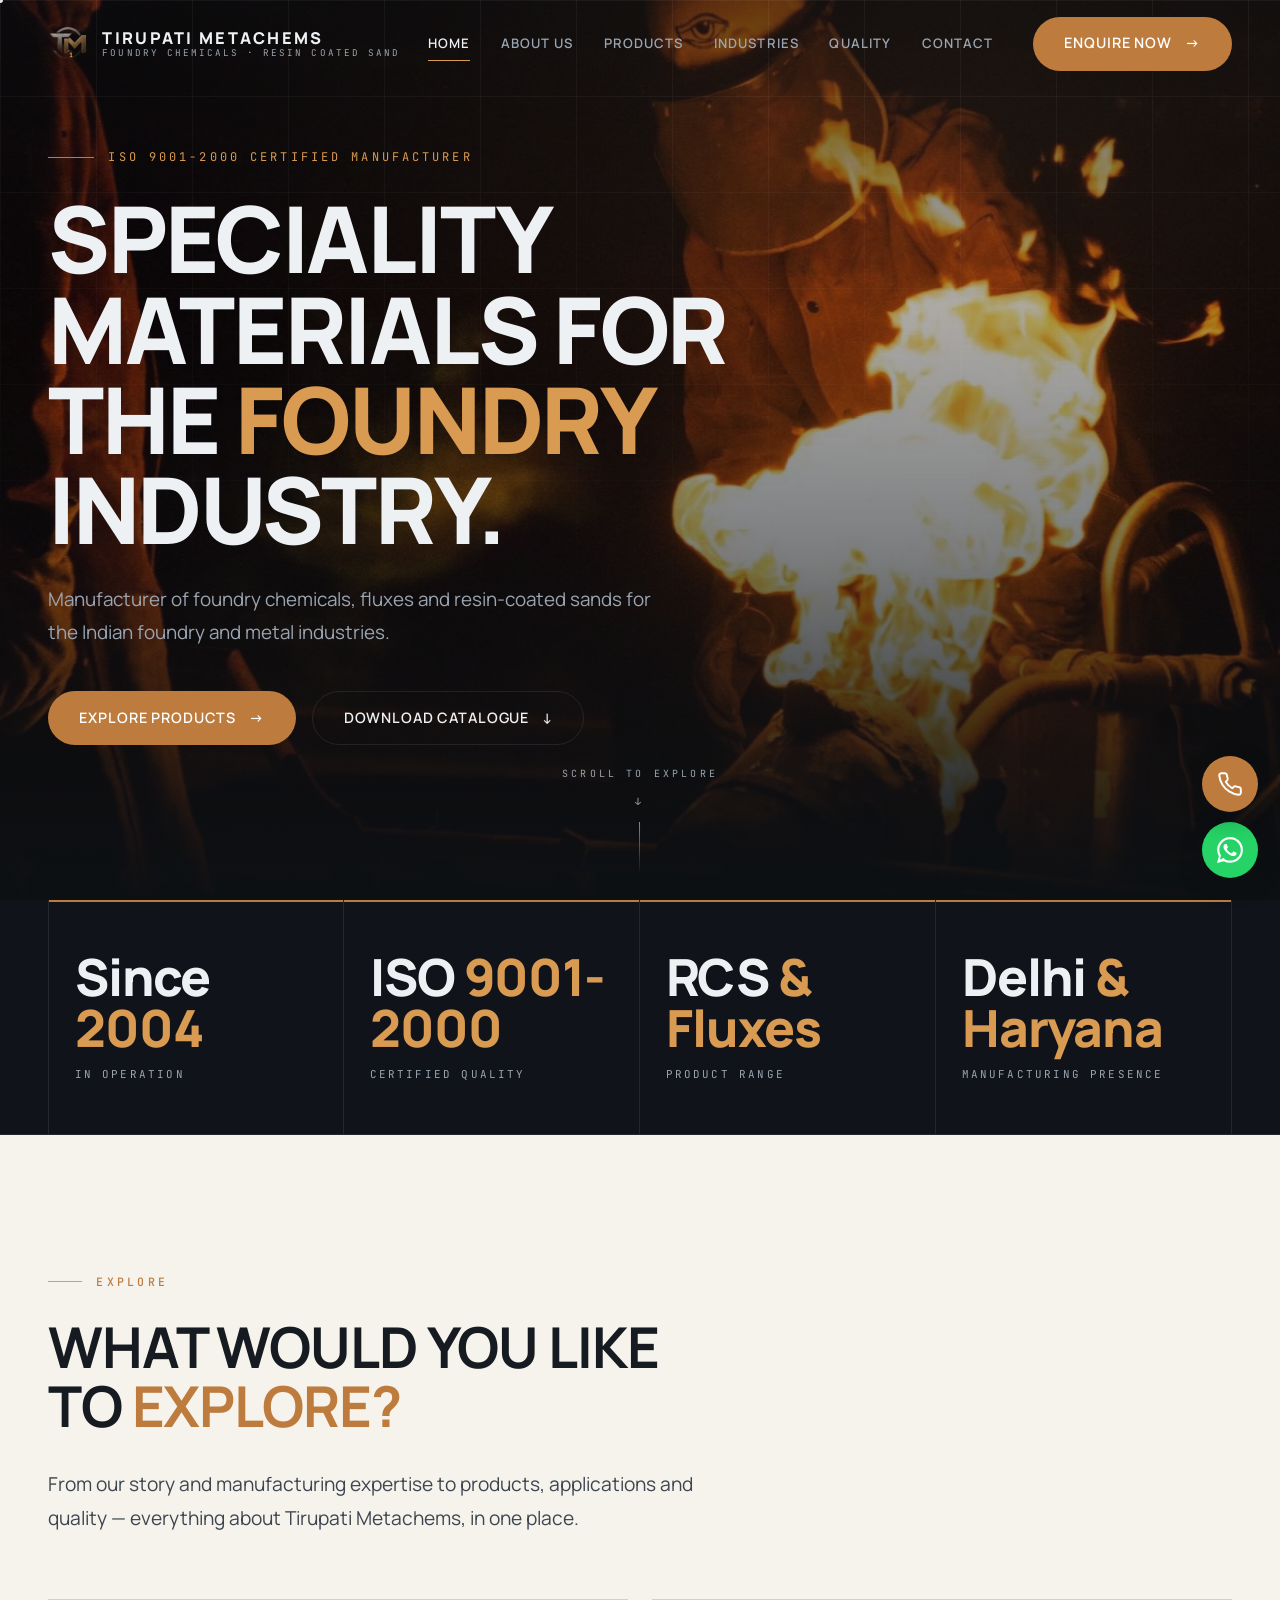
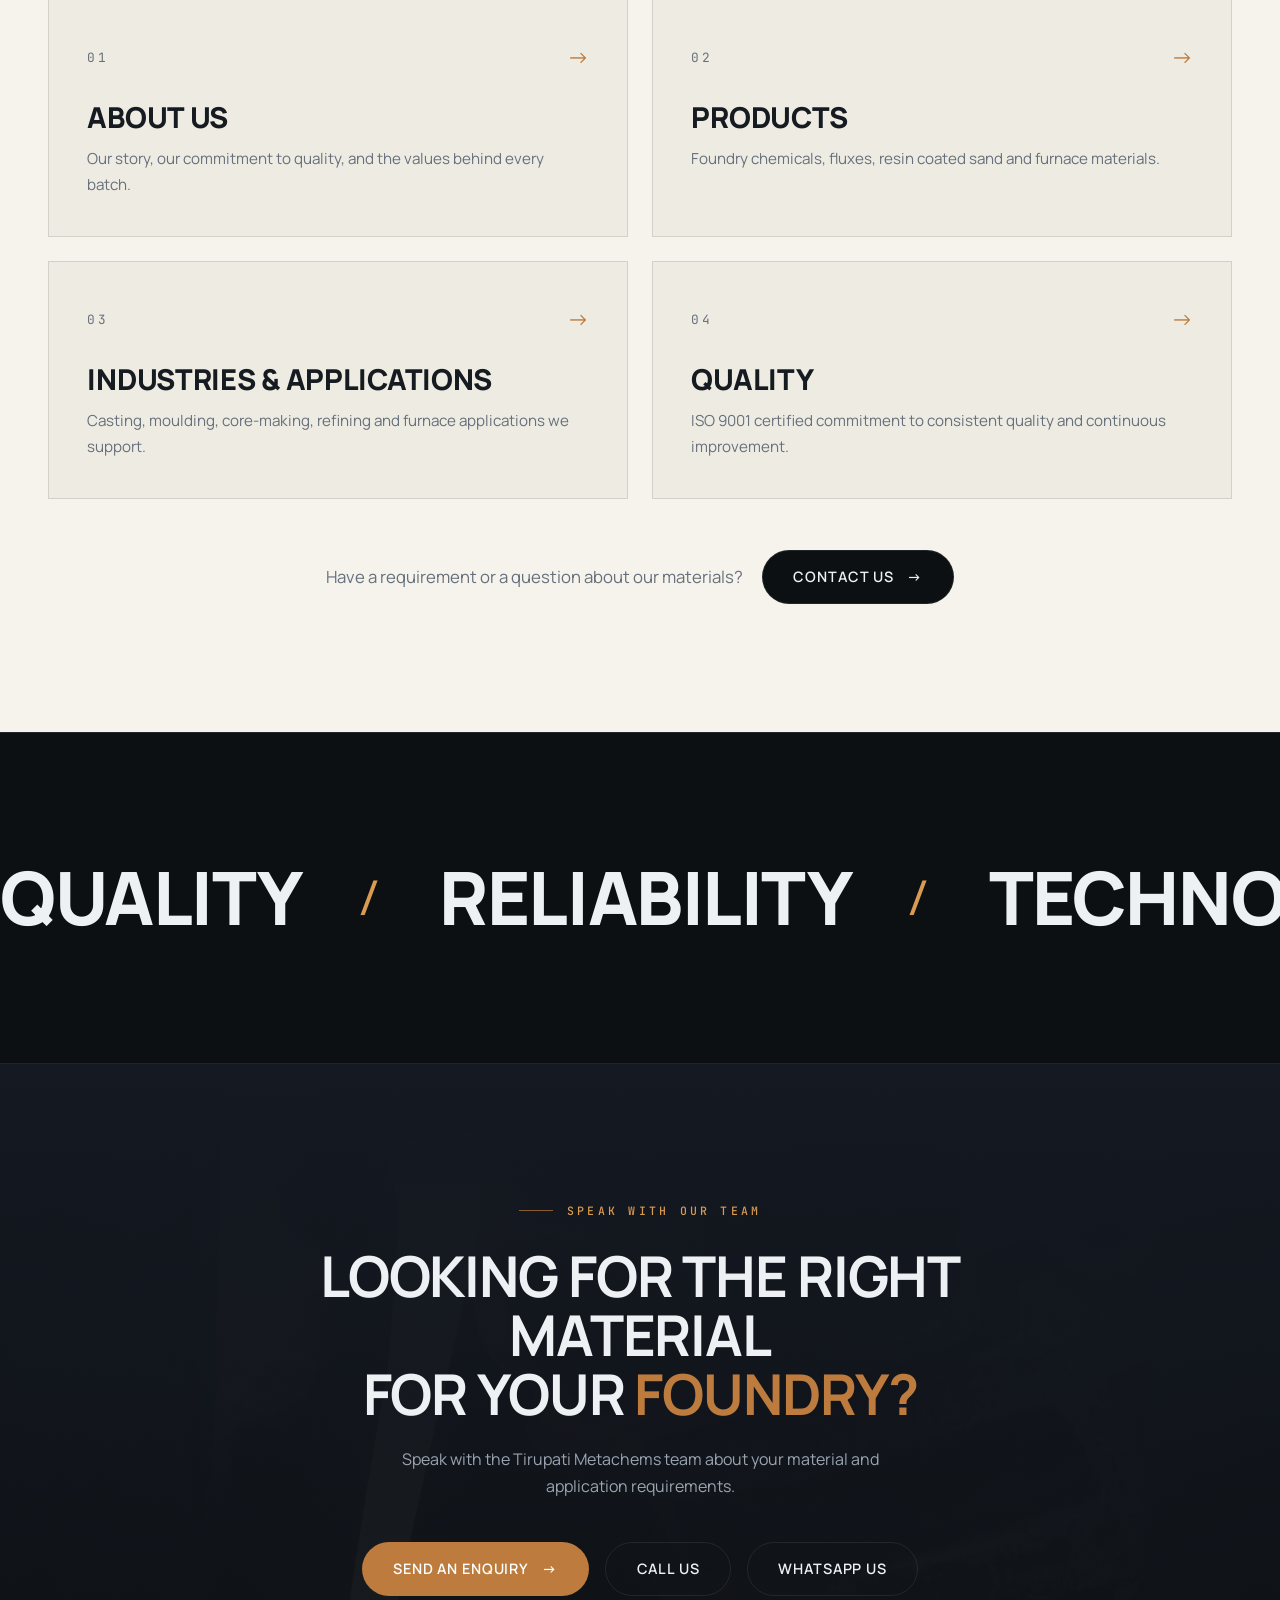
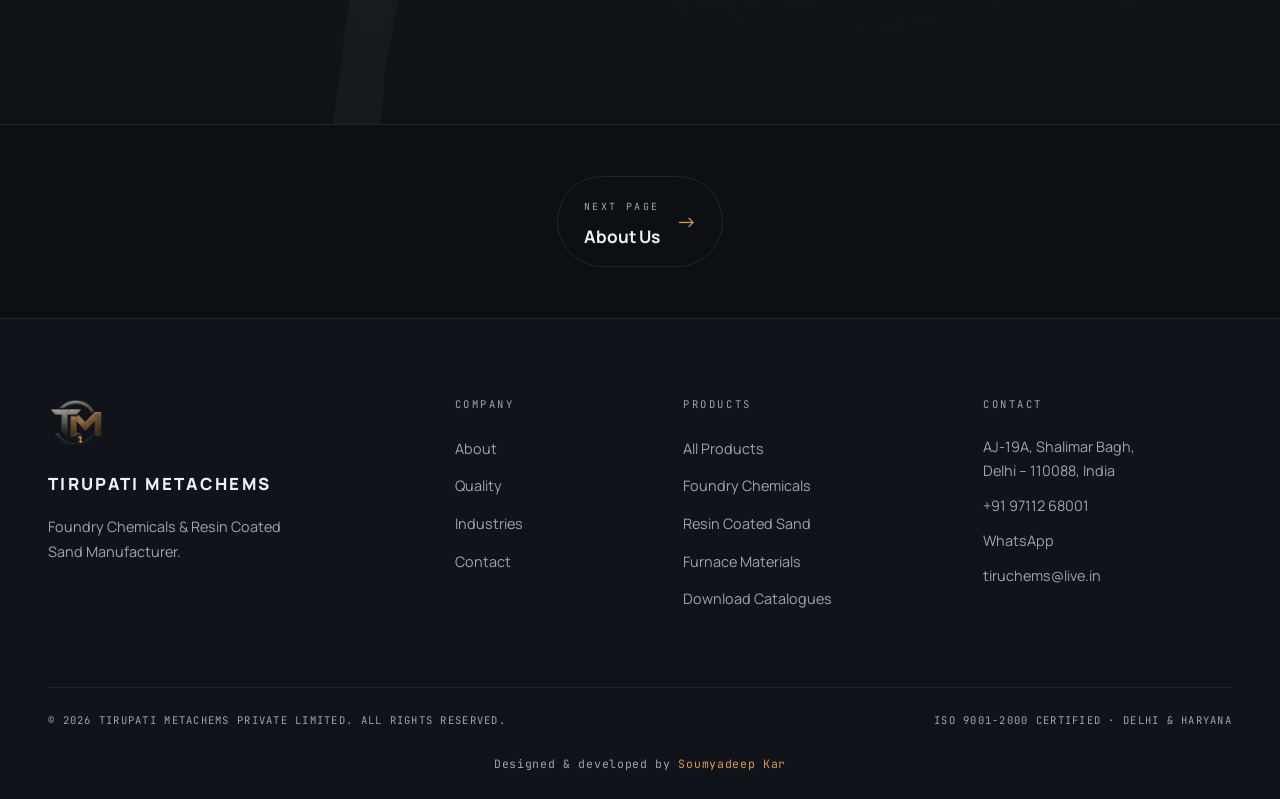
<file: index.html>
<!DOCTYPE html>
<html lang="en">
<head>
  <meta charset="UTF-8" />
  <meta name="viewport" content="width=device-width, initial-scale=1.0" />
  <title>Tirupati Metachems — Foundry Chemicals &amp; Resin Coated Sand Manufacturer</title>

  <!-- SEO -->
  <meta name="description" content="Tirupati Metachems Private Limited is an ISO 9001-2000 certified manufacturer of foundry chemicals, foundry fluxes, resin coated sand, and furnace &amp; lining materials. Manufacturing in Delhi &amp; Haryana." />
  <meta name="keywords" content="Tirupati Metachems, foundry chemicals manufacturer, foundry flux manufacturer, resin coated sand manufacturer, foundry chemicals Delhi, resin coated sand Delhi, foundry fluxes India" />
  <meta name="robots" content="index, follow" />
  <link rel="canonical" href="https://www.tirupatimetachems.in/" />

  <!-- Open Graph -->
  <meta property="og:type" content="website" />
  <meta property="og:title" content="Tirupati Metachems — Foundry Chemicals &amp; Resin Coated Sand Manufacturer" />
  <meta property="og:description" content="Manufacturer of foundry chemicals, fluxes and resin-coated sands. ISO 9001-2000 certified. Delhi &amp; Haryana." />
  <meta property="og:url" content="https://www.tirupatimetachems.in/" />
  <meta property="og:image" content="https://www.tirupatimetachems.in/assets/img/hero-foundry.jpg" />
  <meta property="og:site_name" content="Tirupatimetachems" />
  <meta name="twitter:card" content="summary_large_image" />
  <meta name="twitter:title" content="Tirupati Metachems — Foundry Chemicals &amp; Resin Coated Sand Manufacturer" />
  <meta name="twitter:description" content="Manufacturer of foundry chemicals, fluxes and resin-coated sands. ISO 9001-2000 certified." />
  <meta name="twitter:image" content="https://www.tirupatimetachems.in/assets/img/hero-foundry.jpg" />

  <link rel="icon" type="image/png" sizes="256x256" href="assets/img/favicon.png" />
  <link rel="apple-touch-icon" href="assets/img/apple-touch-icon.png" />
  <link rel="preconnect" href="https://fonts.googleapis.com" />
  <link rel="preconnect" href="https://fonts.gstatic.com" crossorigin />
  <link href="https://fonts.googleapis.com/css2?family=Manrope:wght@400;500;600;700;800&family=JetBrains+Mono:wght@400;500;600&display=swap" rel="stylesheet" />
  <link rel="stylesheet" href="main.css" />

  <!-- Organization schema -->
  <script type="application/ld+json">
  {
    "@context": "https://schema.org",
    "@type": "Organization",
    "name": "Tirupati Metachems Private Limited",
    "url": "https://www.tirupatimetachems.in/",
    "logo": "https://www.tirupatimetachems.in/assets/img/logo.png",
    "description": "Indian manufacturer of foundry chemicals, foundry fluxes, resin coated sand, and furnace & lining materials. ISO 9001-2000 certified, manufacturing in Delhi and Haryana.",
    "address": {
      "@type": "PostalAddress",
      "streetAddress": "AJ-19A, Shalimar Bagh",
      "addressLocality": "Delhi",
      "postalCode": "110088",
      "addressCountry": "IN"
    },
    "telephone": "+91-97112-68001",
    "areaServed": ["Delhi", "Haryana", "India"],
    "sameAs": []
  }
  </script>
</head>

<body class="is-dark">

  <!-- ======================= NAVIGATION ======================= -->
  <header class="nav">
    <div class="container nav__inner">
      <a href="index.html" class="nav__brand" aria-label="Tirupati Metachems — home">
        <img class="nav__mark" src="assets/img/logo.png" alt="" width="40" height="40" />
        <span class="nav__brand-text">
          <span class="nav__brand-name">Tirupati Metachems</span>
          <span class="nav__brand-sub">Foundry Chemicals · Resin Coated Sand</span>
        </span>
      </a>

      <nav class="nav__links" aria-label="Primary">
        <a href="index.html" class="is-page-active">Home</a>
        <a href="about.html">About Us</a>
        <a href="products.html">Products</a>
        <a href="industries.html">Industries</a>
        <a href="quality.html">Quality</a>
        <a href="contact.html">Contact</a>
      </nav>

      <a href="contact.html" class="btn btn--accent btn-magnetic nav__cta">Enquire Now <span class="arr">&rarr;</span></a>

      <button class="nav__burger" aria-label="Open menu" aria-expanded="false" aria-controls="mobile-menu">
        <span></span><span></span><span></span>
      </button>
    </div>
  </header>

  <!-- Mobile menu -->
  <div class="mobile-menu" id="mobile-menu" aria-hidden="true">
    <button class="mobile-menu__close" type="button" aria-label="Close menu">&times;</button>
    <a href="index.html" class="is-page-active">Home</a>
    <a href="about.html">About Us</a>
    <a href="products.html">Products</a>
    <a href="industries.html">Industries</a>
    <a href="quality.html">Quality</a>
    <a href="contact.html">Contact</a>
    <a href="contact.html" class="btn btn--accent mobile-menu__cta">Enquire Now <span class="arr">&rarr;</span></a>
    <p class="mobile-menu__meta">AJ-19A Shalimar Bagh, Delhi 110088</p>
  </div>

  <main>

    <!-- ======================= HERO ======================= -->
    <section class="hero" id="home" aria-label="Introduction">
      <div class="hero__media" data-parallax="0.12">
        <img src="assets/img/hero-foundry.jpg" alt="Foundry workers pouring molten metal in an industrial foundry, sparks flying" fetchpriority="high" />
      </div>
      <div class="hero__scrim"></div>
      <div class="hero__grid"></div>

      <div class="container hero__content">
        <span class="hero__eyebrow">ISO 9001-2000 Certified Manufacturer</span>
        <h1 class="hero__title">
          <span class="line"><span>Speciality</span></span>
          <span class="line"><span>Materials for</span></span>
          <span class="line"><span>the <span class="accent">Foundry</span></span></span>
          <span class="line"><span>Industry.</span></span>
        </h1>
        <p class="hero__sub">
          Manufacturer of foundry chemicals, fluxes and resin-coated sands for the Indian foundry and metal industries.
        </p>
        <div class="hero__ctas">
          <a href="products.html" class="btn btn--accent btn-magnetic">Explore Products <span class="arr">&rarr;</span></a>
          <a href="products.html#rcs-cat" class="btn btn--outline-light btn-magnetic">Download Catalogue <span class="arr">&darr;</span></a>
        </div>
      </div>

      <a href="#explore" class="hero__scroll" aria-label="Scroll to explore">Scroll to explore <span aria-hidden="true">&darr;</span></a>
    </section>

    <!-- ======================= TRUST / STATS ======================= -->
    <section class="stats" aria-label="Company statistics">
      <div class="container">
        <div class="stats__grid">
          <div class="stats__item reveal">
            <div class="stats__num"><span>Since</span> <span class="suffix">2004</span></div>
            <div class="stats__label">In Operation</div>
          </div>
          <div class="stats__item reveal" style="--d:.08s">
            <div class="stats__num">ISO <span class="suffix">9001-2000</span></div>
            <div class="stats__label">Certified Quality</div>
          </div>
          <div class="stats__item reveal" style="--d:.16s">
            <div class="stats__num">RCS <span class="suffix">&amp; Fluxes</span></div>
            <div class="stats__label">Product Range</div>
          </div>
          <div class="stats__item reveal" style="--d:.24s">
            <div class="stats__num">Delhi <span class="suffix">&amp; Haryana</span></div>
            <div class="stats__label">Manufacturing Presence</div>
          </div>
        </div>
      </div>
    </section>

    <!-- ======================= EXPLORE HUB ======================= -->
    <section class="section hub" id="explore">
      <div class="container">
        <span class="eyebrow">Explore</span>
        <h2 class="h2 reveal">What Would You Like<br />to <span class="accent">Explore?</span></h2>
        <p class="lead mt-2 reveal">
          From our story and manufacturing expertise to products, applications and quality — everything about
          Tirupati Metachems, in one place.
        </p>

        <div class="hub__grid">
          <a href="about.html" class="hub__card reveal">
            <div class="hub__card-top">
              <span class="hub__card-num">01</span>
              <span class="hub__card-arr" aria-hidden="true">&rarr;</span>
            </div>
            <h3 class="hub__card-title">About Us</h3>
            <p class="hub__card-desc">Our story, our commitment to quality, and the values behind every batch.</p>
          </a>
          <a href="products.html" class="hub__card reveal" style="--d:.08s">
            <div class="hub__card-top">
              <span class="hub__card-num">02</span>
              <span class="hub__card-arr" aria-hidden="true">&rarr;</span>
            </div>
            <h3 class="hub__card-title">Products</h3>
            <p class="hub__card-desc">Foundry chemicals, fluxes, resin coated sand and furnace materials.</p>
          </a>
          <a href="industries.html" class="hub__card reveal" style="--d:.16s">
            <div class="hub__card-top">
              <span class="hub__card-num">03</span>
              <span class="hub__card-arr" aria-hidden="true">&rarr;</span>
            </div>
            <h3 class="hub__card-title">Industries &amp; Applications</h3>
            <p class="hub__card-desc">Casting, moulding, core-making, refining and furnace applications we support.</p>
          </a>
          <a href="quality.html" class="hub__card reveal" style="--d:.24s">
            <div class="hub__card-top">
              <span class="hub__card-num">04</span>
              <span class="hub__card-arr" aria-hidden="true">&rarr;</span>
            </div>
            <h3 class="hub__card-title">Quality</h3>
            <p class="hub__card-desc">ISO 9001 certified commitment to consistent quality and continuous improvement.</p>
          </a>
        </div>

        <div class="hub__more reveal">
          <p>Have a requirement or a question about our materials?</p>
          <a href="contact.html" class="btn btn--dark btn-magnetic">Contact Us <span class="arr">&rarr;</span></a>
        </div>
      </div>
    </section>

    <!-- ======================= VALUES MARQUEE ======================= -->
    <section class="values" aria-label="Company values">
      <div class="values__track">
        <div class="values__word">Quality <em>/</em> Reliability <em>/</em> Technology <em>/</em> Custom Solutions <em>/</em> On-Time Delivery <em>/</em> Cost Efficiency <em>/</em></div>
        <div class="values__word" aria-hidden="true">Quality <em>/</em> Reliability <em>/</em> Technology <em>/</em> Custom Solutions <em>/</em> On-Time Delivery <em>/</em> Cost Efficiency <em>/</em></div>
      </div>
    </section>

    <!-- ======================= FINAL CTA ======================= -->
    <section class="section final-cta" id="cta">
      <div class="final-cta__media"><img src="assets/img/ind-ladle.jpg" alt="" aria-hidden="true" loading="lazy" /></div>
      <div class="final-cta__scrim"></div>
      <div class="container final-cta__content">
        <span class="eyebrow eyebrow--light" style="justify-content:center">Speak With Our Team</span>
        <h2 class="h2 reveal">Looking for the Right Material<br />for Your <span class="accent">Foundry?</span></h2>
        <p class="reveal">Speak with the Tirupati Metachems team about your material and application requirements.</p>
        <div class="final-cta__ctas reveal">
          <a href="contact.html" class="btn btn--accent btn-magnetic">Send an Enquiry <span class="arr">&rarr;</span></a>
          <a href="tel:+919711268001" class="btn btn--outline-light btn-magnetic">Call Us</a>
          <a href="https://wa.me/919711268001?text=Enquiry%20for%20Tirupati%20Metachems%20materials" target="_blank" rel="noopener" class="btn btn--outline-light btn-magnetic">WhatsApp Us</a>
        </div>
      </div>
    </section>

  </main>

  <!-- ======================= PAGE NAVIGATION ======================= -->
  <nav class="page-nav" aria-label="Page navigation">
    <div class="container page-nav__inner">
      <a href="about.html" class="page-nav__link page-nav__link--next">
        <span class="page-nav__arr" aria-hidden="true">&rarr;</span>
        <span><span class="page-nav__k">Next page</span><span class="page-nav__t">About Us</span></span>
      </a>
    </div>
  </nav>

  <!-- ======================= FOOTER ======================= -->
  <footer class="footer">
    <div class="container">
      <div class="footer__grid">
        <div>
          <img class="footer__logo" src="assets/img/logo.png" alt="Tirupati Metachems logo" width="56" height="56" loading="lazy" />
          <div class="footer__brand-name">Tirupati Metachems</div>
          <p class="footer__brand-tag">Foundry Chemicals &amp; Resin Coated Sand Manufacturer.</p>
        </div>
        <div>
          <div class="footer__h">Company</div>
          <ul class="footer__links">
            <li><a href="about.html">About</a></li>
            <li><a href="quality.html">Quality</a></li>
            <li><a href="industries.html">Industries</a></li>
            <li><a href="contact.html">Contact</a></li>
          </ul>
        </div>
        <div>
          <div class="footer__h">Products</div>
          <ul class="footer__links">
            <li><a href="products.html">All Products</a></li>
            <li><a href="products.html" class="js-open-catalog" data-cat="chemicals">Foundry Chemicals</a></li>
            <li><a href="products.html" class="js-open-catalog" data-cat="rcs">Resin Coated Sand</a></li>
            <li><a href="products.html" class="js-open-catalog" data-cat="furnace">Furnace Materials</a></li>
            <li><a href="products.html#rcs-cat">Download Catalogues</a></li>
          </ul>
        </div>
        <div>
          <div class="footer__h">Contact</div>
          <ul class="footer__contact">
            <li>AJ-19A, Shalimar Bagh,<br />Delhi – 110088, India</li>
            <li><a href="tel:+919711268001">+91 97112 68001</a></li>
            <li><a href="https://wa.me/919711268001?text=Enquiry%20for%20Tirupati%20Metachems%20materials" target="_blank" rel="noopener">WhatsApp</a></li>
            <li><a href="mailto:tiruchems@live.in">tiruchems@live.in</a></li>
          </ul>
        </div>
      </div>
      <div class="footer__bottom">
        <span>&copy; <span id="year">2026</span> Tirupati Metachems Private Limited. All Rights Reserved.</span>
        <span>ISO 9001-2000 Certified · Delhi &amp; Haryana</span>
      </div>
      <div class="footer__credit">Designed &amp; developed by <a href="https://soumya-three.vercel.app/" target="_blank" rel="noopener">Soumyadeep Kar</a></div>
    </div>
  </footer>

  <!-- ======================= FLOATING ACTION BUTTONS ======================= -->
  <div class="fab fab--whatsapp">
    <a href="https://wa.me/919711268001?text=Enquiry%20for%20Tirupati%20Metachems%20materials" target="_blank" rel="noopener" data-label="WhatsApp" aria-label="Chat with Tirupati Metachems on WhatsApp">
      <svg viewBox="0 0 24 24" fill="currentColor" aria-hidden="true">
        <path d="M.057 24l1.687-6.163a11.867 11.867 0 0 1-1.587-5.946C.16 5.335 5.495 0 12.05 0a11.82 11.82 0 0 1 8.413 3.488 11.82 11.82 0 0 1 3.48 8.414c-.003 6.557-5.338 11.892-11.893 11.892a11.9 11.9 0 0 1-5.688-1.448L.057 24zm6.597-3.807c1.676.995 3.276 1.591 5.392 1.592 5.448 0 9.886-4.434 9.889-9.885.002-5.462-4.415-9.89-9.881-9.892-5.452 0-9.887 4.434-9.889 9.884a9.86 9.86 0 0 0 1.51 5.26l-.999 3.648 3.978-1.607zm11.387-5.464c-.074-.124-.272-.198-.57-.347-.297-.149-1.758-.868-2.031-.967-.272-.099-.47-.149-.669.149-.198.297-.768.967-.941 1.165-.173.198-.347.223-.644.074-.297-.149-1.255-.462-2.39-1.475-.883-.788-1.48-1.761-1.653-2.059-.173-.297-.018-.458.13-.606.134-.133.297-.347.446-.521.151-.172.2-.296.3-.495.099-.198.05-.372-.025-.521-.075-.148-.669-1.611-.916-2.206-.242-.579-.487-.501-.669-.51l-.57-.01c-.198 0-.52.074-.792.372s-1.04 1.016-1.04 2.479 1.065 2.876 1.213 3.074c.149.198 2.095 3.2 5.076 4.487.709.306 1.263.489 1.694.626.712.226 1.36.194 1.872.118.571-.085 1.758-.719 2.006-1.413.248-.695.248-1.29.173-1.414z"/>
      </svg>
    </a>
  </div>
  <div class="fab fab--call">
    <a href="tel:+919711268001" data-label="Call Us" aria-label="Call Tirupati Metachems">
      <svg viewBox="0 0 24 24" fill="none" stroke="currentColor" stroke-width="1.8" stroke-linecap="round" stroke-linejoin="round" aria-hidden="true">
        <path d="M22 16.92v3a2 2 0 0 1-2.18 2 19.79 19.79 0 0 1-8.63-3.07 19.5 19.5 0 0 1-6-6 19.79 19.79 0 0 1-3.07-8.67A2 2 0 0 1 4.11 2h3a2 2 0 0 1 2 1.72c.127.96.361 1.903.7 2.81a2 2 0 0 1-.45 2.11L8.09 9.91a16 16 0 0 0 6 6l1.27-1.27a2 2 0 0 1 2.11-.45c.907.339 1.85.573 2.81.7A2 2 0 0 1 22 16.92z"/>
      </svg>
    </a>
  </div>

  <!-- ======================= PRODUCT MODAL ======================= -->
  <div class="modal" role="dialog" aria-modal="true" aria-label="Product information">
    <div class="modal__backdrop"></div>
    <div class="modal__panel">
      <button class="modal__close" aria-label="Close">&times;</button>
      <div class="modal__body"></div>
    </div>
  </div>

  <script src="main.js"></script>
</body>
</html>
</file>
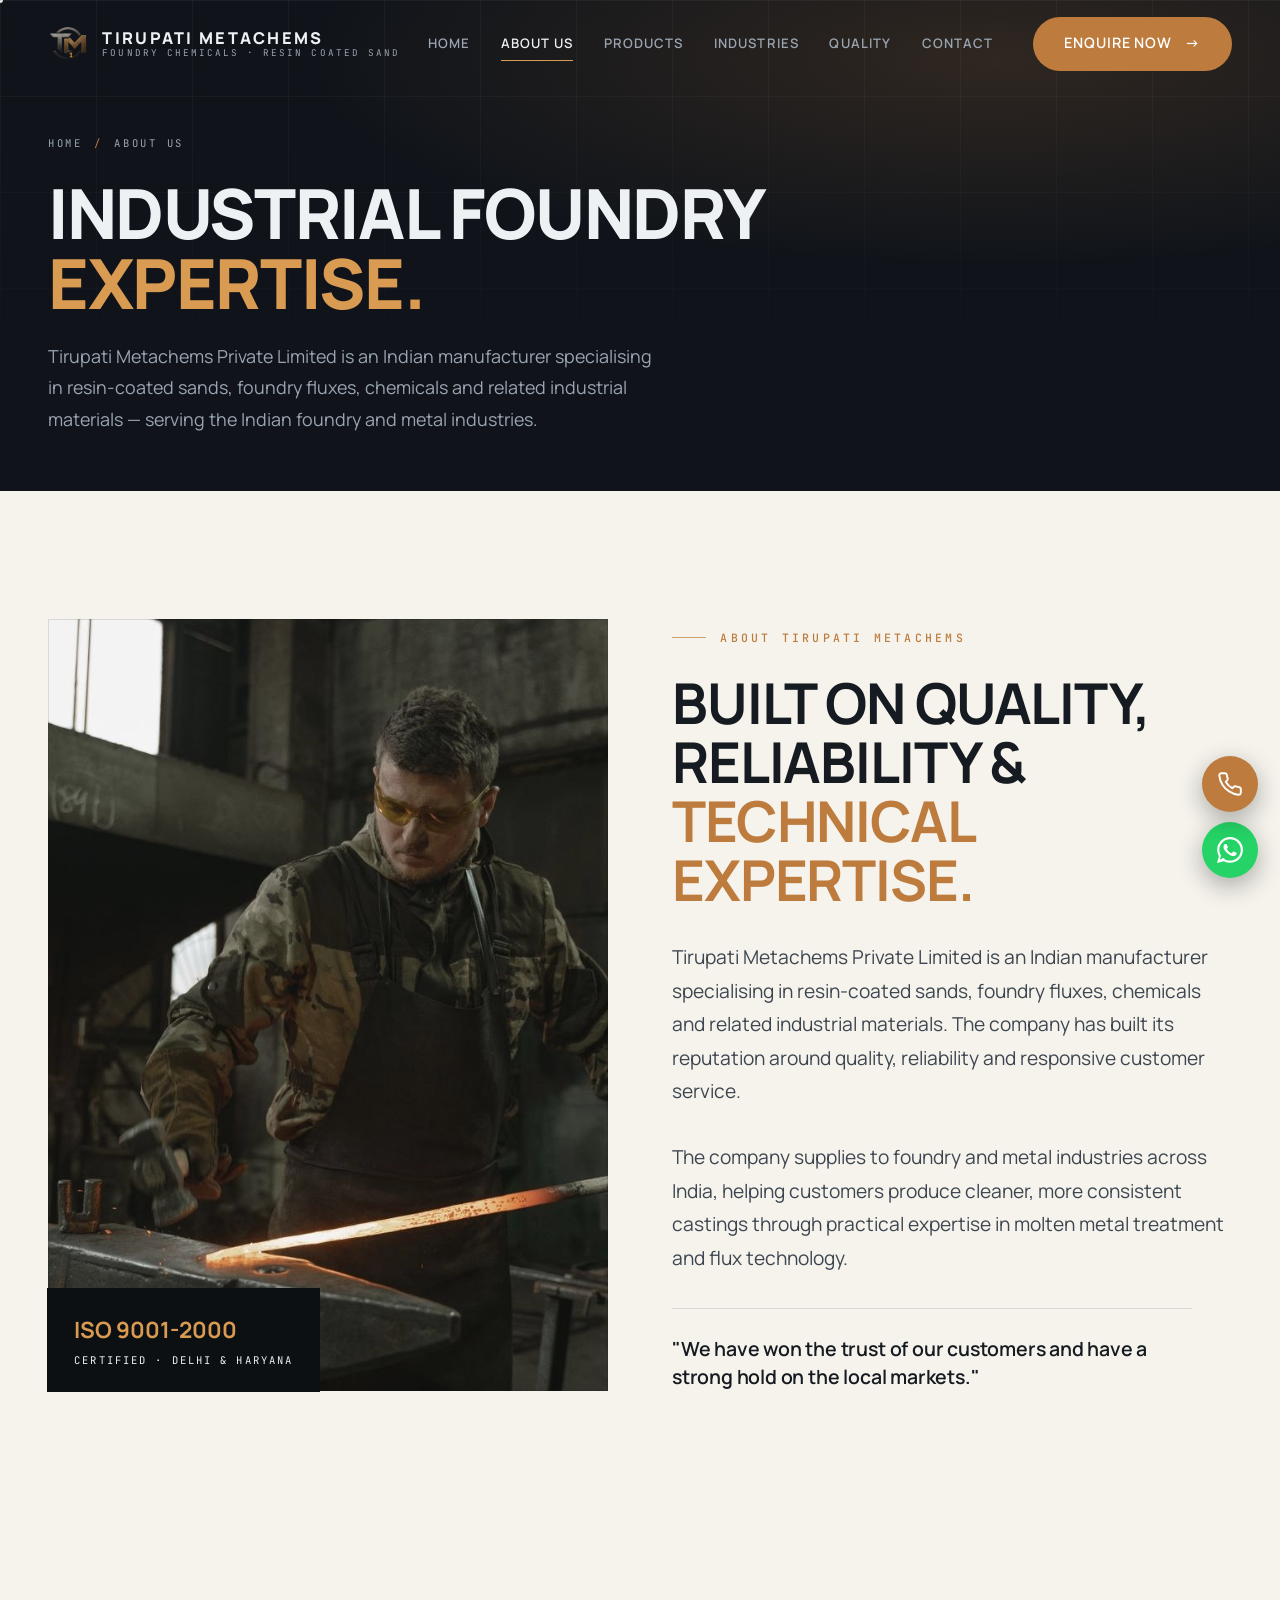
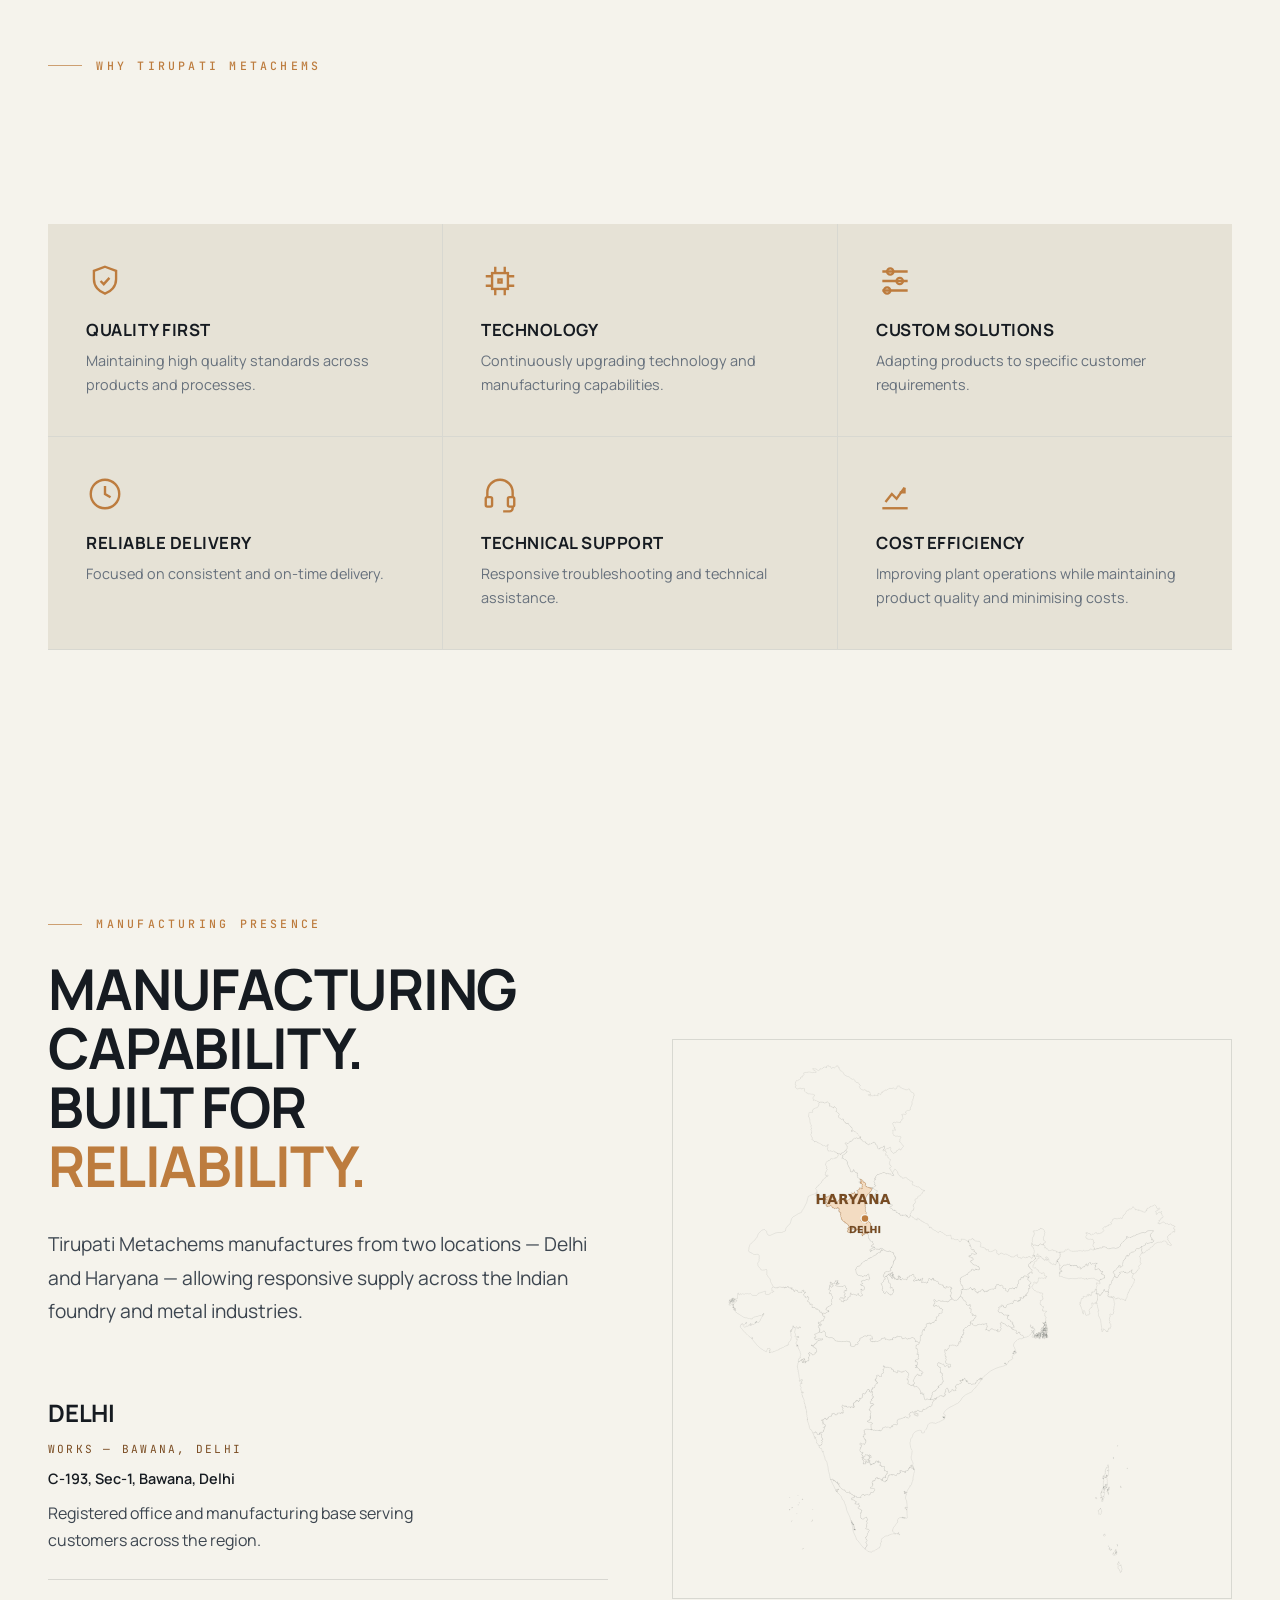
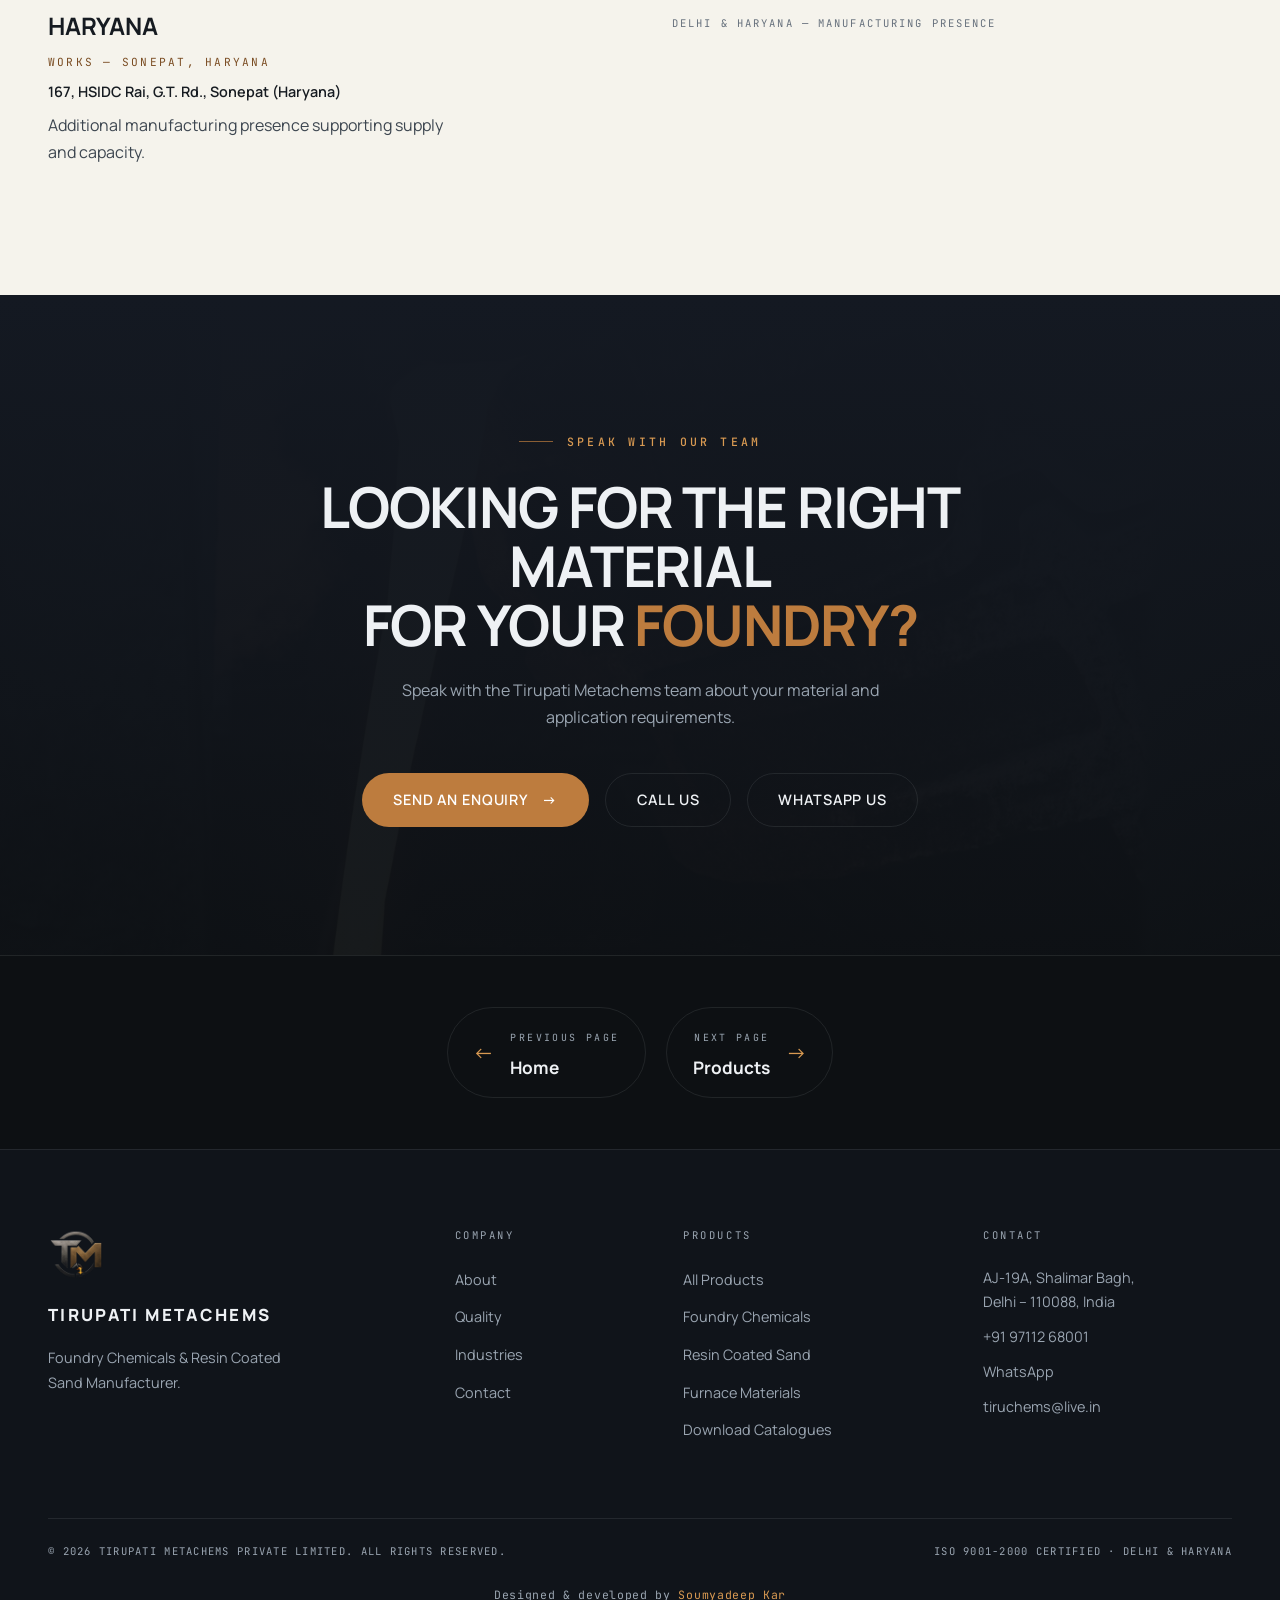
<file: about.html>
<!DOCTYPE html>
<html lang="en">
<head>
  <meta charset="UTF-8" />
  <meta name="viewport" content="width=device-width, initial-scale=1.0" />
  <title>About Us — Tirupati Metachems | Foundry Chemicals &amp; Resin Coated Sand</title>

  <!-- SEO -->
  <meta name="description" content="Learn about Tirupati Metachems Private Limited — an ISO 9001-2000 certified Indian manufacturer of foundry chemicals, foundry fluxes and resin coated sand, manufacturing from Delhi and Haryana." />
  <meta name="keywords" content="Tirupati Metachems, foundry chemicals manufacturer, about Tirupati Metachems, foundry fluxes Delhi, resin coated sand manufacturer India" />
  <meta name="robots" content="index, follow" />
  <link rel="canonical" href="https://www.tirupatimetachems.in/about.html" />

  <!-- Open Graph -->
  <meta property="og:type" content="website" />
  <meta property="og:title" content="About Us — Tirupati Metachems" />
  <meta property="og:description" content="ISO 9001-2000 certified manufacturer of foundry chemicals, fluxes and resin-coated sands, manufacturing from Delhi and Haryana." />
  <meta property="og:url" content="https://www.tirupatimetachems.in/about.html" />
  <meta property="og:image" content="https://www.tirupatimetachems.in/assets/img/about-forge.jpg" />
  <meta property="og:site_name" content="Tirupatimetachems" />
  <meta name="twitter:card" content="summary_large_image" />
  <meta name="twitter:title" content="About Us — Tirupati Metachems" />
  <meta name="twitter:description" content="ISO 9001-2000 certified manufacturer of foundry chemicals, fluxes and resin-coated sands." />
  <meta name="twitter:image" content="https://www.tirupatimetachems.in/assets/img/about-forge.jpg" />

  <link rel="icon" type="image/png" sizes="256x256" href="assets/img/favicon.png" />
  <link rel="apple-touch-icon" href="assets/img/apple-touch-icon.png" />
  <link rel="preconnect" href="https://fonts.googleapis.com" />
  <link rel="preconnect" href="https://fonts.gstatic.com" crossorigin />
  <link href="https://fonts.googleapis.com/css2?family=Manrope:wght@400;500;600;700;800&family=JetBrains+Mono:wght@400;500;600&display=swap" rel="stylesheet" />
  <link rel="stylesheet" href="main.css" />
</head>

<body class="is-dark">

  <!-- ======================= NAVIGATION ======================= -->
  <header class="nav">
    <div class="container nav__inner">
      <a href="index.html" class="nav__brand" aria-label="Tirupati Metachems — home">
        <img class="nav__mark" src="assets/img/logo.png" alt="" width="40" height="40" />
        <span class="nav__brand-text">
          <span class="nav__brand-name">Tirupati Metachems</span>
          <span class="nav__brand-sub">Foundry Chemicals · Resin Coated Sand</span>
        </span>
      </a>

      <nav class="nav__links" aria-label="Primary">
        <a href="index.html">Home</a>
        <a href="about.html" class="is-page-active">About Us</a>
        <a href="products.html">Products</a>
        <a href="industries.html">Industries</a>
        <a href="quality.html">Quality</a>
        <a href="contact.html">Contact</a>
      </nav>

      <a href="contact.html" class="btn btn--accent btn-magnetic nav__cta">Enquire Now <span class="arr">&rarr;</span></a>

      <button class="nav__burger" aria-label="Open menu" aria-expanded="false" aria-controls="mobile-menu">
        <span></span><span></span><span></span>
      </button>
    </div>
  </header>

  <!-- Mobile menu -->
  <div class="mobile-menu" id="mobile-menu" aria-hidden="true">
    <button class="mobile-menu__close" type="button" aria-label="Close menu">&times;</button>
    <a href="index.html">Home</a>
    <a href="about.html" class="is-page-active">About Us</a>
    <a href="products.html">Products</a>
    <a href="industries.html">Industries</a>
    <a href="quality.html">Quality</a>
    <a href="contact.html">Contact</a>
    <a href="contact.html" class="btn btn--accent mobile-menu__cta">Enquire Now <span class="arr">&rarr;</span></a>
    <p class="mobile-menu__meta">AJ-19A Shalimar Bagh, Delhi 110088</p>
  </div>

  <main>

    <!-- ======================= PAGE HERO ======================= -->
    <section class="page-hero" aria-label="About Tirupati Metachems">
      <div class="page-hero__grid"></div>
      <div class="page-hero__glow"></div>
      <div class="container page-hero__content">
        <span class="page-hero__crumb"><a href="index.html">Home</a> <span class="sep">/</span> About Us</span>
        <h1 class="page-hero__title">Industrial Foundry<br /><span class="accent">Expertise.</span></h1>
        <p class="page-hero__sub">
          Tirupati Metachems Private Limited is an Indian manufacturer specialising in resin-coated sands, foundry fluxes,
          chemicals and related industrial materials — serving the Indian foundry and metal industries.
        </p>
      </div>
    </section>

    <!-- ======================= ABOUT ======================= -->
    <section class="section section--paper about" id="about">
      <div class="container grid-2">
        <div class="about__media reveal">
          <img src="assets/img/about-forge.jpg" alt="Blacksmith forging hot metal on an anvil in a forge" loading="lazy" />
          <span class="about__media-frame" aria-hidden="true"></span>
          <div class="about__media-badge">
            <strong>ISO 9001-2000</strong>
            Certified · Delhi &amp; Haryana
          </div>
        </div>

        <div>
          <span class="eyebrow">About Tirupati Metachems</span>
          <h2 class="h2 reveal">Built on Quality,<br />Reliability &amp; <span class="accent">Technical Expertise.</span></h2>
          <p class="lead mt-2 reveal">
            Tirupati Metachems Private Limited is an Indian manufacturer specialising in resin-coated sands, foundry fluxes,
            chemicals and related industrial materials. The company has built its reputation around quality, reliability and
            responsive customer service.
          </p>
          <p class="lead mt-2 reveal">
            The company supplies to foundry and metal industries across India, helping customers produce cleaner, more
            consistent castings through practical expertise in molten metal treatment and flux technology.
          </p>
          <p class="about__quote reveal">"We have won the trust of our customers and have a strong hold on the local markets."</p>
        </div>
      </div>
    </section>

    <!-- ======================= WHY US ======================= -->
    <section class="section section--dark-2 why" id="why">
      <div class="container">
        <span class="eyebrow eyebrow--light">Why Tirupati Metachems</span>
        <h2 class="h2 reveal">Why Industry <span class="accent">Trusts Us</span></h2>

        <div class="why__grid">
          <div class="why__item reveal">
            <svg class="why__icon" viewBox="0 0 24 24" fill="none" stroke="currentColor" stroke-width="1.5" aria-hidden="true">
              <path d="M12 3l7 2.6v5.3c0 4.4-3 7.8-7 9.1-4-1.3-7-4.7-7-9.1V5.6L12 3Z"/><path d="M9.2 12l2 2 3.6-4"/>
            </svg>
            <h3 class="why__title">Quality First</h3>
            <p class="why__desc">Maintaining high quality standards across products and processes.</p>
          </div>
          <div class="why__item reveal" style="--d:.06s">
            <svg class="why__icon" viewBox="0 0 24 24" fill="none" stroke="currentColor" stroke-width="1.5" aria-hidden="true">
              <rect x="7" y="7" width="10" height="10"/><path d="M9 3v4M15 3v4M9 17v4M15 17v4M3 9h4M3 15h4M17 9h4M17 15h4"/><path d="M11 11h2v2h-2Z"/>
            </svg>
            <h3 class="why__title">Technology</h3>
            <p class="why__desc">Continuously upgrading technology and manufacturing capabilities.</p>
          </div>
          <div class="why__item reveal" style="--d:.12s">
            <svg class="why__icon" viewBox="0 0 24 24" fill="none" stroke="currentColor" stroke-width="1.5" aria-hidden="true">
              <path d="M4 6h16M4 12h16M4 18h16"/><circle cx="9" cy="6" r="2"/><circle cx="15" cy="12" r="2"/><circle cx="7" cy="18" r="2"/>
            </svg>
            <h3 class="why__title">Custom Solutions</h3>
            <p class="why__desc">Adapting products to specific customer requirements.</p>
          </div>
          <div class="why__item reveal">
            <svg class="why__icon" viewBox="0 0 24 24" fill="none" stroke="currentColor" stroke-width="1.5" aria-hidden="true">
              <circle cx="12" cy="12" r="9"/><path d="M12 7v5l3.5 2"/>
            </svg>
            <h3 class="why__title">Reliable Delivery</h3>
            <p class="why__desc">Focused on consistent and on-time delivery.</p>
          </div>
          <div class="why__item reveal" style="--d:.06s">
            <svg class="why__icon" viewBox="0 0 24 24" fill="none" stroke="currentColor" stroke-width="1.5" aria-hidden="true">
              <path d="M4 14v-3a8 8 0 0 1 16 0v3"/><rect x="3" y="14" width="4" height="6" rx="1"/><rect x="17" y="14" width="4" height="6" rx="1"/><path d="M20 20v1a2 2 0 0 1-2 2h-4"/>
            </svg>
            <h3 class="why__title">Technical Support</h3>
            <p class="why__desc">Responsive troubleshooting and technical assistance.</p>
          </div>
          <div class="why__item reveal" style="--d:.12s">
            <svg class="why__icon" viewBox="0 0 24 24" fill="none" stroke="currentColor" stroke-width="1.5" aria-hidden="true">
              <path d="M4 21h16"/><path d="M6 17l4-5 3 3 5-7"/><path d="M18 8v3h-3"/>
            </svg>
            <h3 class="why__title">Cost Efficiency</h3>
            <p class="why__desc">Improving plant operations while maintaining product quality and minimising costs.</p>
          </div>
        </div>
      </div>
    </section>

    <!-- ======================= MANUFACTURING PRESENCE ======================= -->
    <section class="section section--paper manufacturing" id="manufacturing">
      <div class="container grid-2">
        <div>
          <span class="eyebrow">Manufacturing Presence</span>
          <h2 class="h2 reveal">Manufacturing Capability.<br />Built for <span class="accent">Reliability.</span></h2>
          <p class="lead mt-2 reveal">
            Tirupati Metachems manufactures from two locations — Delhi and Haryana — allowing responsive supply across
            the Indian foundry and metal industries.
          </p>

          <div class="manufacturing__plants mt-4">
            <div class="plant reveal">
              <div class="plant__name">Delhi</div>
              <div class="plant__role">Works — Bawana, Delhi</div>
              <p class="plant__addr">C-193, Sec-1, Bawana, Delhi</p>
              <p class="plant__desc">Registered office and manufacturing base serving customers across the region.</p>
            </div>
            <div class="plant reveal" style="--d:.1s">
              <div class="plant__name">Haryana</div>
              <div class="plant__role">Works — Sonepat, Haryana</div>
              <p class="plant__addr">167, HSIDC Rai, G.T. Rd., Sonepat (Haryana)</p>
              <p class="plant__desc">Additional manufacturing presence supporting supply and capacity.</p>
            </div>
          </div>
        </div>

        <div class="manufacturing__map reveal">
          <img src="assets/img/india-map.svg" alt="Map of India highlighting Delhi and Haryana manufacturing locations" loading="lazy" />
          <p class="manufacturing__map-note">Delhi &amp; Haryana — manufacturing presence</p>
        </div>
      </div>
    </section>

    <!-- ======================= FINAL CTA ======================= -->
    <section class="section final-cta" id="cta">
      <div class="final-cta__media"><img src="assets/img/ind-ladle.jpg" alt="" aria-hidden="true" loading="lazy" /></div>
      <div class="final-cta__scrim"></div>
      <div class="container final-cta__content">
        <span class="eyebrow eyebrow--light" style="justify-content:center">Speak With Our Team</span>
        <h2 class="h2 reveal">Looking for the Right Material<br />for Your <span class="accent">Foundry?</span></h2>
        <p class="reveal">Speak with the Tirupati Metachems team about your material and application requirements.</p>
        <div class="final-cta__ctas reveal">
          <a href="contact.html" class="btn btn--accent btn-magnetic">Send an Enquiry <span class="arr">&rarr;</span></a>
          <a href="tel:+919711268001" class="btn btn--outline-light btn-magnetic">Call Us</a>
          <a href="https://wa.me/919711268001?text=Enquiry%20for%20Tirupati%20Metachems%20materials" target="_blank" rel="noopener" class="btn btn--outline-light btn-magnetic">WhatsApp Us</a>
        </div>
      </div>
    </section>

  </main>

  <!-- ======================= PAGE NAVIGATION ======================= -->
  <nav class="page-nav" aria-label="Page navigation">
    <div class="container page-nav__inner">
      <a href="index.html" class="page-nav__link page-nav__link--prev">
        <span class="page-nav__arr" aria-hidden="true">&larr;</span>
        <span><span class="page-nav__k">Previous page</span><span class="page-nav__t">Home</span></span>
      </a>
      <a href="products.html" class="page-nav__link page-nav__link--next">
        <span class="page-nav__arr" aria-hidden="true">&rarr;</span>
        <span><span class="page-nav__k">Next page</span><span class="page-nav__t">Products</span></span>
      </a>
    </div>
  </nav>

  <!-- ======================= FOOTER ======================= -->
  <footer class="footer">
    <div class="container">
      <div class="footer__grid">
        <div>
          <img class="footer__logo" src="assets/img/logo.png" alt="Tirupati Metachems logo" width="56" height="56" loading="lazy" />
          <div class="footer__brand-name">Tirupati Metachems</div>
          <p class="footer__brand-tag">Foundry Chemicals &amp; Resin Coated Sand Manufacturer.</p>
        </div>
        <div>
          <div class="footer__h">Company</div>
          <ul class="footer__links">
            <li><a href="about.html">About</a></li>
            <li><a href="quality.html">Quality</a></li>
            <li><a href="industries.html">Industries</a></li>
            <li><a href="contact.html">Contact</a></li>
          </ul>
        </div>
        <div>
          <div class="footer__h">Products</div>
          <ul class="footer__links">
            <li><a href="products.html">All Products</a></li>
            <li><a href="products.html" class="js-open-catalog" data-cat="chemicals">Foundry Chemicals</a></li>
            <li><a href="products.html" class="js-open-catalog" data-cat="rcs">Resin Coated Sand</a></li>
            <li><a href="products.html" class="js-open-catalog" data-cat="furnace">Furnace Materials</a></li>
            <li><a href="products.html#rcs-cat">Download Catalogues</a></li>
          </ul>
        </div>
        <div>
          <div class="footer__h">Contact</div>
          <ul class="footer__contact">
            <li>AJ-19A, Shalimar Bagh,<br />Delhi – 110088, India</li>
            <li><a href="tel:+919711268001">+91 97112 68001</a></li>
            <li><a href="https://wa.me/919711268001?text=Enquiry%20for%20Tirupati%20Metachems%20materials" target="_blank" rel="noopener">WhatsApp</a></li>
            <li><a href="mailto:tiruchems@live.in">tiruchems@live.in</a></li>
          </ul>
        </div>
      </div>
      <div class="footer__bottom">
        <span>&copy; <span id="year">2026</span> Tirupati Metachems Private Limited. All Rights Reserved.</span>
        <span>ISO 9001-2000 Certified · Delhi &amp; Haryana</span>
      </div>
      <div class="footer__credit">Designed &amp; developed by <a href="https://soumya-three.vercel.app/" target="_blank" rel="noopener">Soumyadeep Kar</a></div>
    </div>
  </footer>

  <!-- ======================= FLOATING ACTION BUTTONS ======================= -->
  <div class="fab fab--whatsapp">
    <a href="https://wa.me/919711268001?text=Enquiry%20for%20Tirupati%20Metachems%20materials" target="_blank" rel="noopener" data-label="WhatsApp" aria-label="Chat with Tirupati Metachems on WhatsApp">
      <svg viewBox="0 0 24 24" fill="currentColor" aria-hidden="true">
        <path d="M.057 24l1.687-6.163a11.867 11.867 0 0 1-1.587-5.946C.16 5.335 5.495 0 12.05 0a11.82 11.82 0 0 1 8.413 3.488 11.82 11.82 0 0 1 3.48 8.414c-.003 6.557-5.338 11.892-11.893 11.892a11.9 11.9 0 0 1-5.688-1.448L.057 24zm6.597-3.807c1.676.995 3.276 1.591 5.392 1.592 5.448 0 9.886-4.434 9.889-9.885.002-5.462-4.415-9.89-9.881-9.892-5.452 0-9.887 4.434-9.889 9.884a9.86 9.86 0 0 0 1.51 5.26l-.999 3.648 3.978-1.607zm11.387-5.464c-.074-.124-.272-.198-.57-.347-.297-.149-1.758-.868-2.031-.967-.272-.099-.47-.149-.669.149-.198.297-.768.967-.941 1.165-.173.198-.347.223-.644.074-.297-.149-1.255-.462-2.39-1.475-.883-.788-1.48-1.761-1.653-2.059-.173-.297-.018-.458.13-.606.134-.133.297-.347.446-.521.151-.172.2-.296.3-.495.099-.198.05-.372-.025-.521-.075-.148-.669-1.611-.916-2.206-.242-.579-.487-.501-.669-.51l-.57-.01c-.198 0-.52.074-.792.372s-1.04 1.016-1.04 2.479 1.065 2.876 1.213 3.074c.149.198 2.095 3.2 5.076 4.487.709.306 1.263.489 1.694.626.712.226 1.36.194 1.872.118.571-.085 1.758-.719 2.006-1.413.248-.695.248-1.29.173-1.414z"/>
      </svg>
    </a>
  </div>
  <div class="fab fab--call">
    <a href="tel:+919711268001" data-label="Call Us" aria-label="Call Tirupati Metachems">
      <svg viewBox="0 0 24 24" fill="none" stroke="currentColor" stroke-width="1.8" stroke-linecap="round" stroke-linejoin="round" aria-hidden="true">
        <path d="M22 16.92v3a2 2 0 0 1-2.18 2 19.79 19.79 0 0 1-8.63-3.07 19.5 19.5 0 0 1-6-6 19.79 19.79 0 0 1-3.07-8.67A2 2 0 0 1 4.11 2h3a2 2 0 0 1 2 1.72c.127.96.361 1.903.7 2.81a2 2 0 0 1-.45 2.11L8.09 9.91a16 16 0 0 0 6 6l1.27-1.27a2 2 0 0 1 2.11-.45c.907.339 1.85.573 2.81.7A2 2 0 0 1 22 16.92z"/>
      </svg>
    </a>
  </div>

  <!-- ======================= PRODUCT MODAL ======================= -->
  <div class="modal" role="dialog" aria-modal="true" aria-label="Product information">
    <div class="modal__backdrop"></div>
    <div class="modal__panel">
      <button class="modal__close" aria-label="Close">&times;</button>
      <div class="modal__body"></div>
    </div>
  </div>

  <script src="main.js"></script>
</body>
</html>
</file>
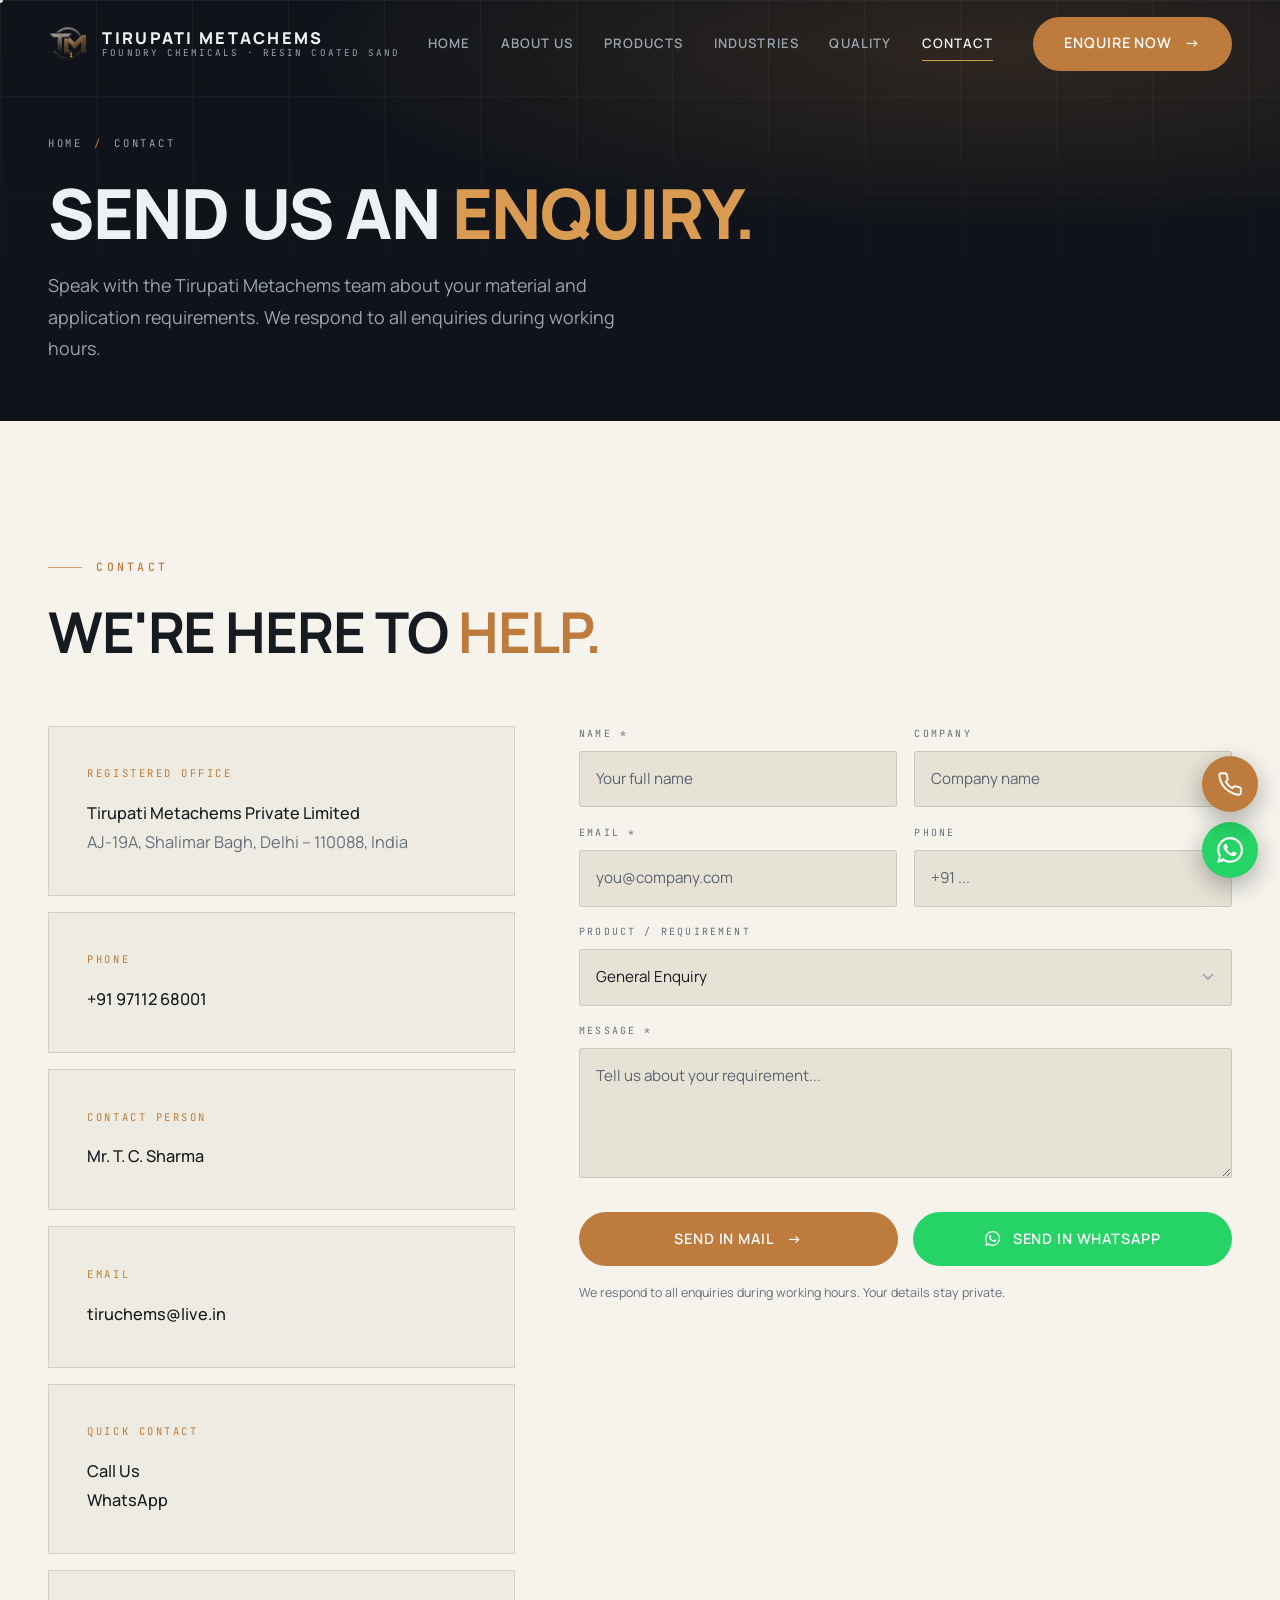
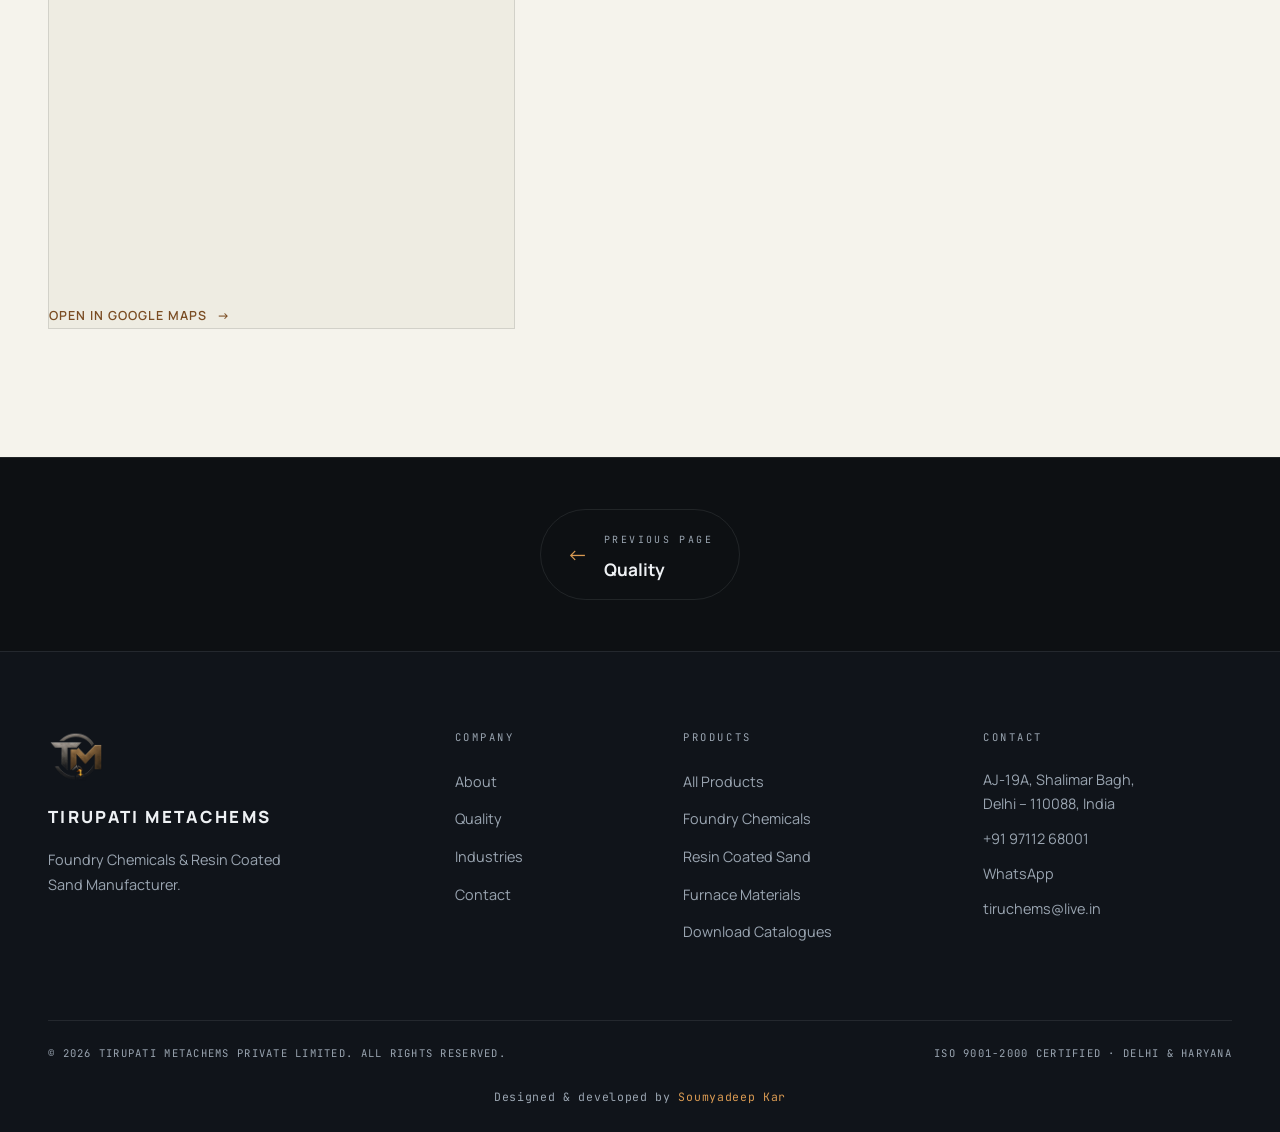
<file: contact.html>
<!DOCTYPE html>
<html lang="en">
<head>
  <meta charset="UTF-8" />
  <meta name="viewport" content="width=device-width, initial-scale=1.0" />
  <title>Contact Us — Tirupati Metachems | Foundry Chemicals Enquiry</title>

  <!-- SEO -->
  <meta name="description" content="Contact Tirupati Metachems Private Limited — foundry chemicals, fluxes and resin coated sand manufacturer. Registered office: AJ-19A, Shalimar Bagh, Delhi 110088. Phone +91 97112 68001." />
  <meta name="keywords" content="contact Tirupati Metachems, foundry chemicals enquiry, resin coated sand enquiry Delhi, foundry flux supplier contact" />
  <meta name="robots" content="index, follow" />
  <link rel="canonical" href="https://www.tirupatimetachems.in/contact.html" />

  <!-- Open Graph -->
  <meta property="og:type" content="website" />
  <meta property="og:title" content="Contact Us — Tirupati Metachems" />
  <meta property="og:description" content="Send an enquiry to the Tirupati Metachems team. AJ-19A, Shalimar Bagh, Delhi 110088. +91 97112 68001." />
  <meta property="og:url" content="https://www.tirupatimetachems.in/contact.html" />
  <meta property="og:image" content="https://www.tirupatimetachems.in/assets/img/hero-foundry.jpg" />
  <meta property="og:site_name" content="Tirupatimetachems" />
  <meta name="twitter:card" content="summary_large_image" />
  <meta name="twitter:title" content="Contact Us — Tirupati Metachems" />
  <meta name="twitter:description" content="Send an enquiry. AJ-19A, Shalimar Bagh, Delhi 110088. +91 97112 68001." />
  <meta name="twitter:image" content="https://www.tirupatimetachems.in/assets/img/hero-foundry.jpg" />

  <link rel="icon" type="image/png" sizes="256x256" href="assets/img/favicon.png" />
  <link rel="apple-touch-icon" href="assets/img/apple-touch-icon.png" />
  <link rel="preconnect" href="https://fonts.googleapis.com" />
  <link rel="preconnect" href="https://fonts.gstatic.com" crossorigin />
  <link href="https://fonts.googleapis.com/css2?family=Manrope:wght@400;500;600;700;800&family=JetBrains+Mono:wght@400;500;600&display=swap" rel="stylesheet" />
  <link rel="stylesheet" href="main.css" />
</head>

<body class="is-dark">

  <!-- ======================= NAVIGATION ======================= -->
  <header class="nav">
    <div class="container nav__inner">
      <a href="index.html" class="nav__brand" aria-label="Tirupati Metachems — home">
        <img class="nav__mark" src="assets/img/logo.png" alt="" width="40" height="40" />
        <span class="nav__brand-text">
          <span class="nav__brand-name">Tirupati Metachems</span>
          <span class="nav__brand-sub">Foundry Chemicals · Resin Coated Sand</span>
        </span>
      </a>

      <nav class="nav__links" aria-label="Primary">
        <a href="index.html">Home</a>
        <a href="about.html">About Us</a>
        <a href="products.html">Products</a>
        <a href="industries.html">Industries</a>
        <a href="quality.html">Quality</a>
        <a href="contact.html" class="is-page-active">Contact</a>
      </nav>

      <a href="contact.html" class="btn btn--accent btn-magnetic nav__cta">Enquire Now <span class="arr">&rarr;</span></a>

      <button class="nav__burger" aria-label="Open menu" aria-expanded="false" aria-controls="mobile-menu">
        <span></span><span></span><span></span>
      </button>
    </div>
  </header>

  <!-- Mobile menu -->
  <div class="mobile-menu" id="mobile-menu" aria-hidden="true">
    <button class="mobile-menu__close" type="button" aria-label="Close menu">&times;</button>
    <a href="index.html">Home</a>
    <a href="about.html">About Us</a>
    <a href="products.html">Products</a>
    <a href="industries.html">Industries</a>
    <a href="quality.html">Quality</a>
    <a href="contact.html" class="is-page-active">Contact</a>
    <a href="contact.html" class="btn btn--accent mobile-menu__cta">Enquire Now <span class="arr">&rarr;</span></a>
    <p class="mobile-menu__meta">AJ-19A Shalimar Bagh, Delhi 110088</p>
  </div>

  <main>

    <!-- ======================= PAGE HERO ======================= -->
    <section class="page-hero" aria-label="Contact Tirupati Metachems">
      <div class="page-hero__grid"></div>
      <div class="page-hero__glow"></div>
      <div class="container page-hero__content">
        <span class="page-hero__crumb"><a href="index.html">Home</a> <span class="sep">/</span> Contact</span>
        <h1 class="page-hero__title">Send Us an <span class="accent">Enquiry.</span></h1>
        <p class="page-hero__sub">
          Speak with the Tirupati Metachems team about your material and application requirements. We respond to all
          enquiries during working hours.
        </p>
      </div>
    </section>

    <!-- ======================= CONTACT ======================= -->
    <section class="section contact" id="contact">
      <div class="container">
        <span class="eyebrow">Contact</span>
        <h2 class="h2 reveal">We're Here to <span class="accent">Help.</span></h2>

        <div class="contact__grid mt-4">
          <div class="reveal">
            <div class="contact__card">
              <div class="contact__h">Registered Office</div>
              <div class="contact__value">Tirupati Metachems Private Limited<br />
                <span class="muted">AJ-19A, Shalimar Bagh, Delhi – 110088, India</span>
              </div>
            </div>
            <div class="contact__card">
              <div class="contact__h">Phone</div>
              <div class="contact__value"><a href="tel:+919711268001">+91 97112 68001</a></div>
            </div>
            <div class="contact__card">
              <div class="contact__h">Contact Person</div>
              <div class="contact__value">Mr. T. C. Sharma</div>
            </div>
            <div class="contact__card">
              <div class="contact__h">Email</div>
              <div class="contact__value"><a href="mailto:tiruchems@live.in">tiruchems@live.in</a></div>
            </div>
            <div class="contact__card">
              <div class="contact__h">Quick Contact</div>
              <div class="contact__value">
                <a href="tel:+919711268001">Call Us</a><br />
                <a href="https://wa.me/919711268001?text=Enquiry%20for%20Tirupati%20Metachems%20materials" target="_blank" rel="noopener">WhatsApp</a>
              </div>
            </div>

            <div class="map-wrap">
              <!-- Google Maps embed of Shalimar Bagh, Delhi 110088 -->
              <iframe title="Tirupati Metachems — Shalimar Bagh, Delhi" loading="lazy"
                src="https://www.google.com/maps?q=AJ-19A%2C%20Shalimar%20Bagh%2C%20New%20Delhi%20110088&output=embed"></iframe>
              <a class="map-open" href="https://www.google.com/maps/search/?api=1&query=AJ-19A%20Shalimar%20Bagh%2C%20New%20Delhi%20110088" target="_blank" rel="noopener">Open in Google Maps <span class="arr">&rarr;</span></a>
            </div>
          </div>

          <form class="form reveal" data-email="tiruchems@live.in">
            <div class="form__row">
              <div class="form__field">
                <label class="form__label" for="f-name">Name *</label>
                <input class="form__input" type="text" id="f-name" name="name" placeholder="Your full name" required />
              </div>
              <div class="form__field">
                <label class="form__label" for="f-company">Company</label>
                <input class="form__input" type="text" id="f-company" name="company" placeholder="Company name" />
              </div>
            </div>
            <div class="form__row">
              <div class="form__field">
                <label class="form__label" for="f-email">Email *</label>
                <input class="form__input" type="email" id="f-email" name="email" placeholder="you@company.com" required />
              </div>
              <div class="form__field">
                <label class="form__label" for="f-phone">Phone</label>
                <input class="form__input" type="tel" id="f-phone" name="phone" placeholder="+91 ..." />
              </div>
            </div>
            <div class="form__field">
              <label class="form__label" for="enquiry-product">Product / Requirement</label>
              <select class="form__select" id="enquiry-product" name="product">
                <option value="General Enquiry">General Enquiry</option>
              </select>
            </div>
            <div class="form__field">
              <label class="form__label" for="f-message">Message *</label>
              <textarea class="form__textarea" id="f-message" name="message" placeholder="Tell us about your requirement..." required></textarea>
            </div>
            <div class="form__actions">
              <button type="submit" class="btn btn--accent btn-magnetic" id="send-mail">Send in Mail <span class="arr">&rarr;</span></button>
              <button type="button" class="btn btn--wa btn-magnetic" id="send-whatsapp">
                <svg viewBox="0 0 24 24" fill="currentColor" aria-hidden="true">
                  <path d="M.057 24l1.687-6.163a11.867 11.867 0 0 1-1.587-5.946C.16 5.335 5.495 0 12.05 0a11.82 11.82 0 0 1 8.413 3.488 11.82 11.82 0 0 1 3.48 8.414c-.003 6.557-5.338 11.892-11.893 11.892a11.9 11.9 0 0 1-5.688-1.448L.057 24zm6.597-3.807c1.676.995 3.276 1.591 5.392 1.592 5.448 0 9.886-4.434 9.889-9.885.002-5.462-4.415-9.89-9.881-9.892-5.452 0-9.887 4.434-9.889 9.884a9.86 9.86 0 0 0 1.51 5.26l-.999 3.648 3.978-1.607zm11.387-5.464c-.074-.124-.272-.198-.57-.347-.297-.149-1.758-.868-2.031-.967-.272-.099-.47-.149-.669.149-.198.297-.768.967-.941 1.165-.173.198-.347.223-.644.074-.297-.149-1.255-.462-2.39-1.475-.883-.788-1.48-1.761-1.653-2.059-.173-.297-.018-.458.13-.606.134-.133.297-.347.446-.521.151-.172.2-.296.3-.495.099-.198.05-.372-.025-.521-.075-.148-.669-1.611-.916-2.206-.242-.579-.487-.501-.669-.51l-.57-.01c-.198 0-.52.074-.792.372s-1.04 1.016-1.04 2.479 1.065 2.876 1.213 3.074c.149.198 2.095 3.2 5.076 4.487.709.306 1.263.489 1.694.626.712.226 1.36.194 1.872.118.571-.085 1.758-.719 2.006-1.413.248-.695.248-1.29.173-1.414z"/>
                </svg>
                Send in WhatsApp
              </button>
            </div>
            <p class="form__note">We respond to all enquiries during working hours. Your details stay private.</p>
            <div class="form-success">Thank you — your enquiry has been noted. Our team will contact you shortly.</div>
          </form>
        </div>
      </div>
    </section>

  </main>

  <!-- ======================= PAGE NAVIGATION ======================= -->
  <nav class="page-nav" aria-label="Page navigation">
    <div class="container page-nav__inner">
      <a href="quality.html" class="page-nav__link page-nav__link--prev">
        <span class="page-nav__arr" aria-hidden="true">&larr;</span>
        <span><span class="page-nav__k">Previous page</span><span class="page-nav__t">Quality</span></span>
      </a>
    </div>
  </nav>

  <!-- ======================= FOOTER ======================= -->
  <footer class="footer">
    <div class="container">
      <div class="footer__grid">
        <div>
          <img class="footer__logo" src="assets/img/logo.png" alt="Tirupati Metachems logo" width="56" height="56" loading="lazy" />
          <div class="footer__brand-name">Tirupati Metachems</div>
          <p class="footer__brand-tag">Foundry Chemicals &amp; Resin Coated Sand Manufacturer.</p>
        </div>
        <div>
          <div class="footer__h">Company</div>
          <ul class="footer__links">
            <li><a href="about.html">About</a></li>
            <li><a href="quality.html">Quality</a></li>
            <li><a href="industries.html">Industries</a></li>
            <li><a href="contact.html">Contact</a></li>
          </ul>
        </div>
        <div>
          <div class="footer__h">Products</div>
          <ul class="footer__links">
            <li><a href="products.html">All Products</a></li>
            <li><a href="products.html" class="js-open-catalog" data-cat="chemicals">Foundry Chemicals</a></li>
            <li><a href="products.html" class="js-open-catalog" data-cat="rcs">Resin Coated Sand</a></li>
            <li><a href="products.html" class="js-open-catalog" data-cat="furnace">Furnace Materials</a></li>
            <li><a href="products.html#rcs-cat">Download Catalogues</a></li>
          </ul>
        </div>
        <div>
          <div class="footer__h">Contact</div>
          <ul class="footer__contact">
            <li>AJ-19A, Shalimar Bagh,<br />Delhi – 110088, India</li>
            <li><a href="tel:+919711268001">+91 97112 68001</a></li>
            <li><a href="https://wa.me/919711268001?text=Enquiry%20for%20Tirupati%20Metachems%20materials" target="_blank" rel="noopener">WhatsApp</a></li>
            <li><a href="mailto:tiruchems@live.in">tiruchems@live.in</a></li>
          </ul>
        </div>
      </div>
      <div class="footer__bottom">
        <span>&copy; <span id="year">2026</span> Tirupati Metachems Private Limited. All Rights Reserved.</span>
        <span>ISO 9001-2000 Certified · Delhi &amp; Haryana</span>
      </div>
      <div class="footer__credit">Designed &amp; developed by <a href="https://soumya-three.vercel.app/" target="_blank" rel="noopener">Soumyadeep Kar</a></div>
    </div>
  </footer>

  <!-- ======================= FLOATING ACTION BUTTONS ======================= -->
  <div class="fab fab--whatsapp">
    <a href="https://wa.me/919711268001?text=Enquiry%20for%20Tirupati%20Metachems%20materials" target="_blank" rel="noopener" data-label="WhatsApp" aria-label="Chat with Tirupati Metachems on WhatsApp">
      <svg viewBox="0 0 24 24" fill="currentColor" aria-hidden="true">
        <path d="M.057 24l1.687-6.163a11.867 11.867 0 0 1-1.587-5.946C.16 5.335 5.495 0 12.05 0a11.82 11.82 0 0 1 8.413 3.488 11.82 11.82 0 0 1 3.48 8.414c-.003 6.557-5.338 11.892-11.893 11.892a11.9 11.9 0 0 1-5.688-1.448L.057 24zm6.597-3.807c1.676.995 3.276 1.591 5.392 1.592 5.448 0 9.886-4.434 9.889-9.885.002-5.462-4.415-9.89-9.881-9.892-5.452 0-9.887 4.434-9.889 9.884a9.86 9.86 0 0 0 1.51 5.26l-.999 3.648 3.978-1.607zm11.387-5.464c-.074-.124-.272-.198-.57-.347-.297-.149-1.758-.868-2.031-.967-.272-.099-.47-.149-.669.149-.198.297-.768.967-.941 1.165-.173.198-.347.223-.644.074-.297-.149-1.255-.462-2.39-1.475-.883-.788-1.48-1.761-1.653-2.059-.173-.297-.018-.458.13-.606.134-.133.297-.347.446-.521.151-.172.2-.296.3-.495.099-.198.05-.372-.025-.521-.075-.148-.669-1.611-.916-2.206-.242-.579-.487-.501-.669-.51l-.57-.01c-.198 0-.52.074-.792.372s-1.04 1.016-1.04 2.479 1.065 2.876 1.213 3.074c.149.198 2.095 3.2 5.076 4.487.709.306 1.263.489 1.694.626.712.226 1.36.194 1.872.118.571-.085 1.758-.719 2.006-1.413.248-.695.248-1.29.173-1.414z"/>
      </svg>
    </a>
  </div>
  <div class="fab fab--call">
    <a href="tel:+919711268001" data-label="Call Us" aria-label="Call Tirupati Metachems">
      <svg viewBox="0 0 24 24" fill="none" stroke="currentColor" stroke-width="1.8" stroke-linecap="round" stroke-linejoin="round" aria-hidden="true">
        <path d="M22 16.92v3a2 2 0 0 1-2.18 2 19.79 19.79 0 0 1-8.63-3.07 19.5 19.5 0 0 1-6-6 19.79 19.79 0 0 1-3.07-8.67A2 2 0 0 1 4.11 2h3a2 2 0 0 1 2 1.72c.127.96.361 1.903.7 2.81a2 2 0 0 1-.45 2.11L8.09 9.91a16 16 0 0 0 6 6l1.27-1.27a2 2 0 0 1 2.11-.45c.907.339 1.85.573 2.81.7A2 2 0 0 1 22 16.92z"/>
      </svg>
    </a>
  </div>

  <!-- ======================= PRODUCT MODAL ======================= -->
  <div class="modal" role="dialog" aria-modal="true" aria-label="Product information">
    <div class="modal__backdrop"></div>
    <div class="modal__panel">
      <button class="modal__close" aria-label="Close">&times;</button>
      <div class="modal__body"></div>
    </div>
  </div>

  <script src="main.js"></script>
</body>
</html>
</file>
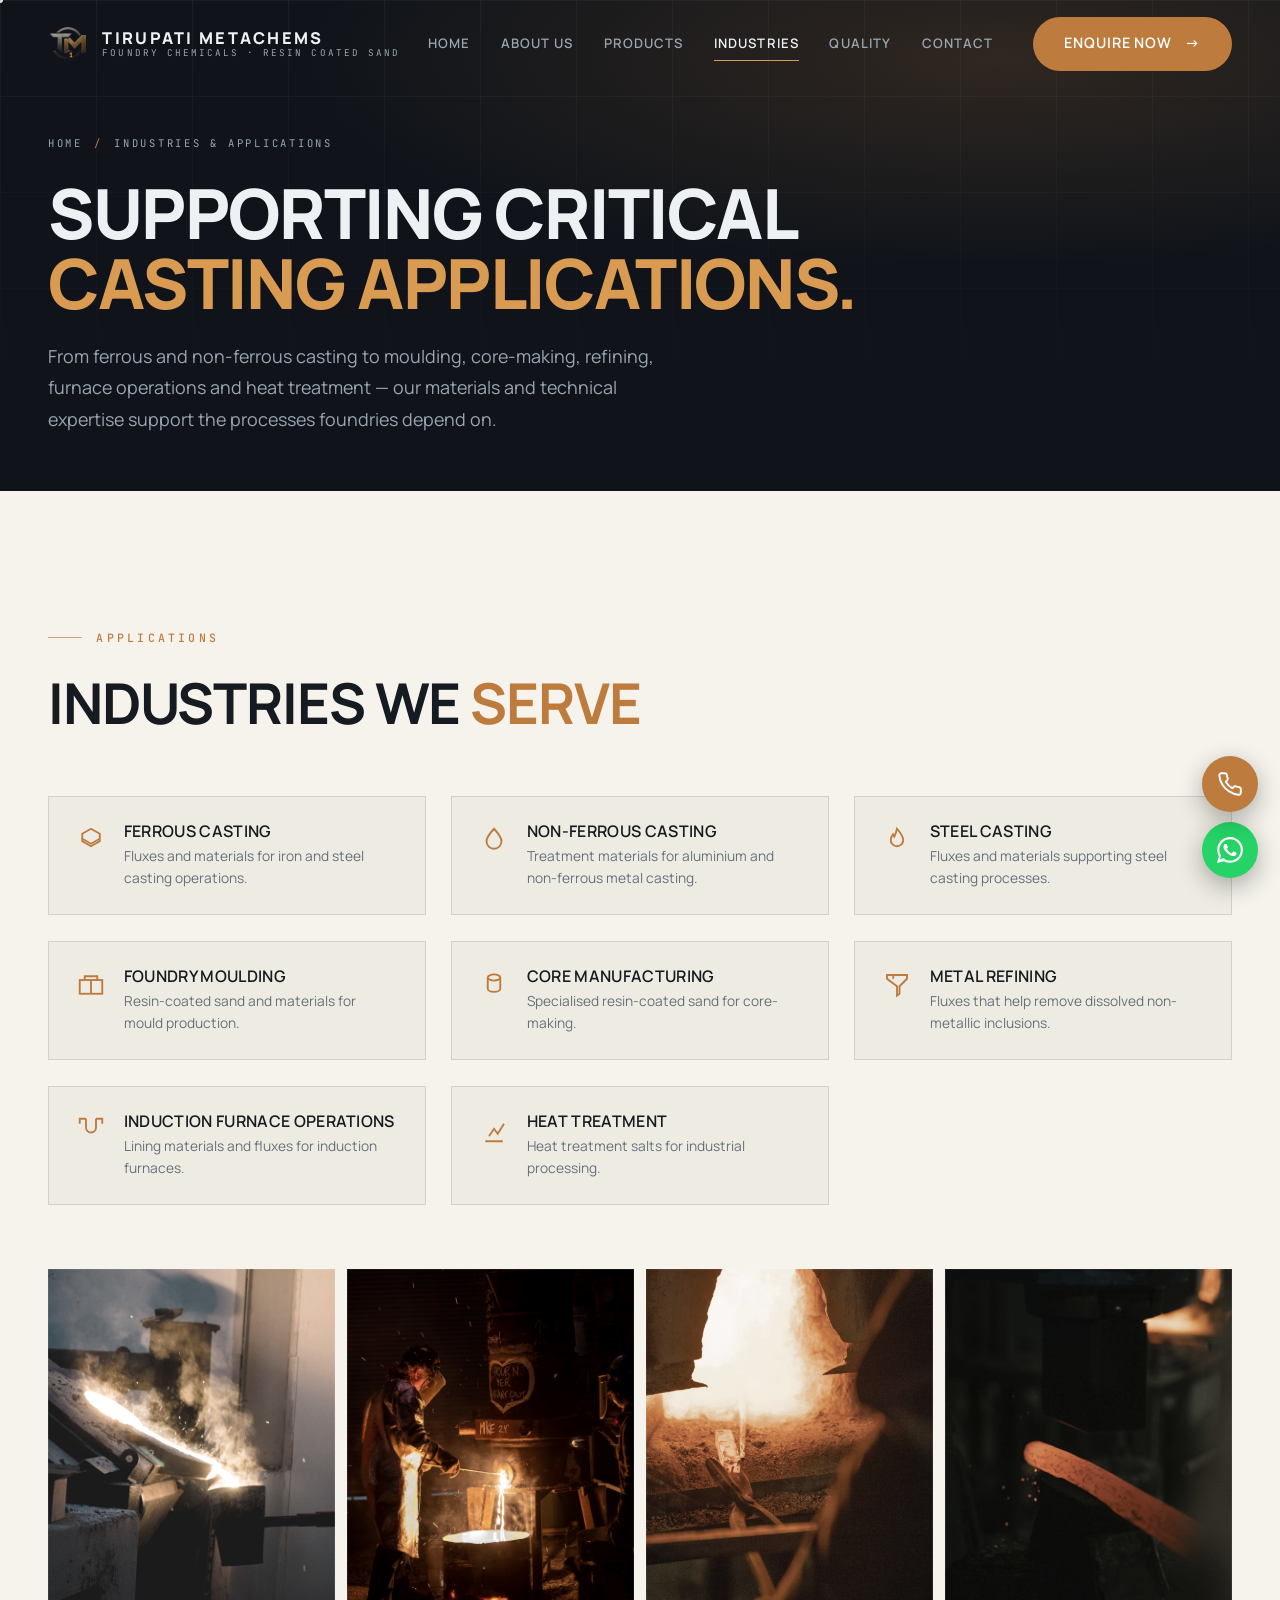
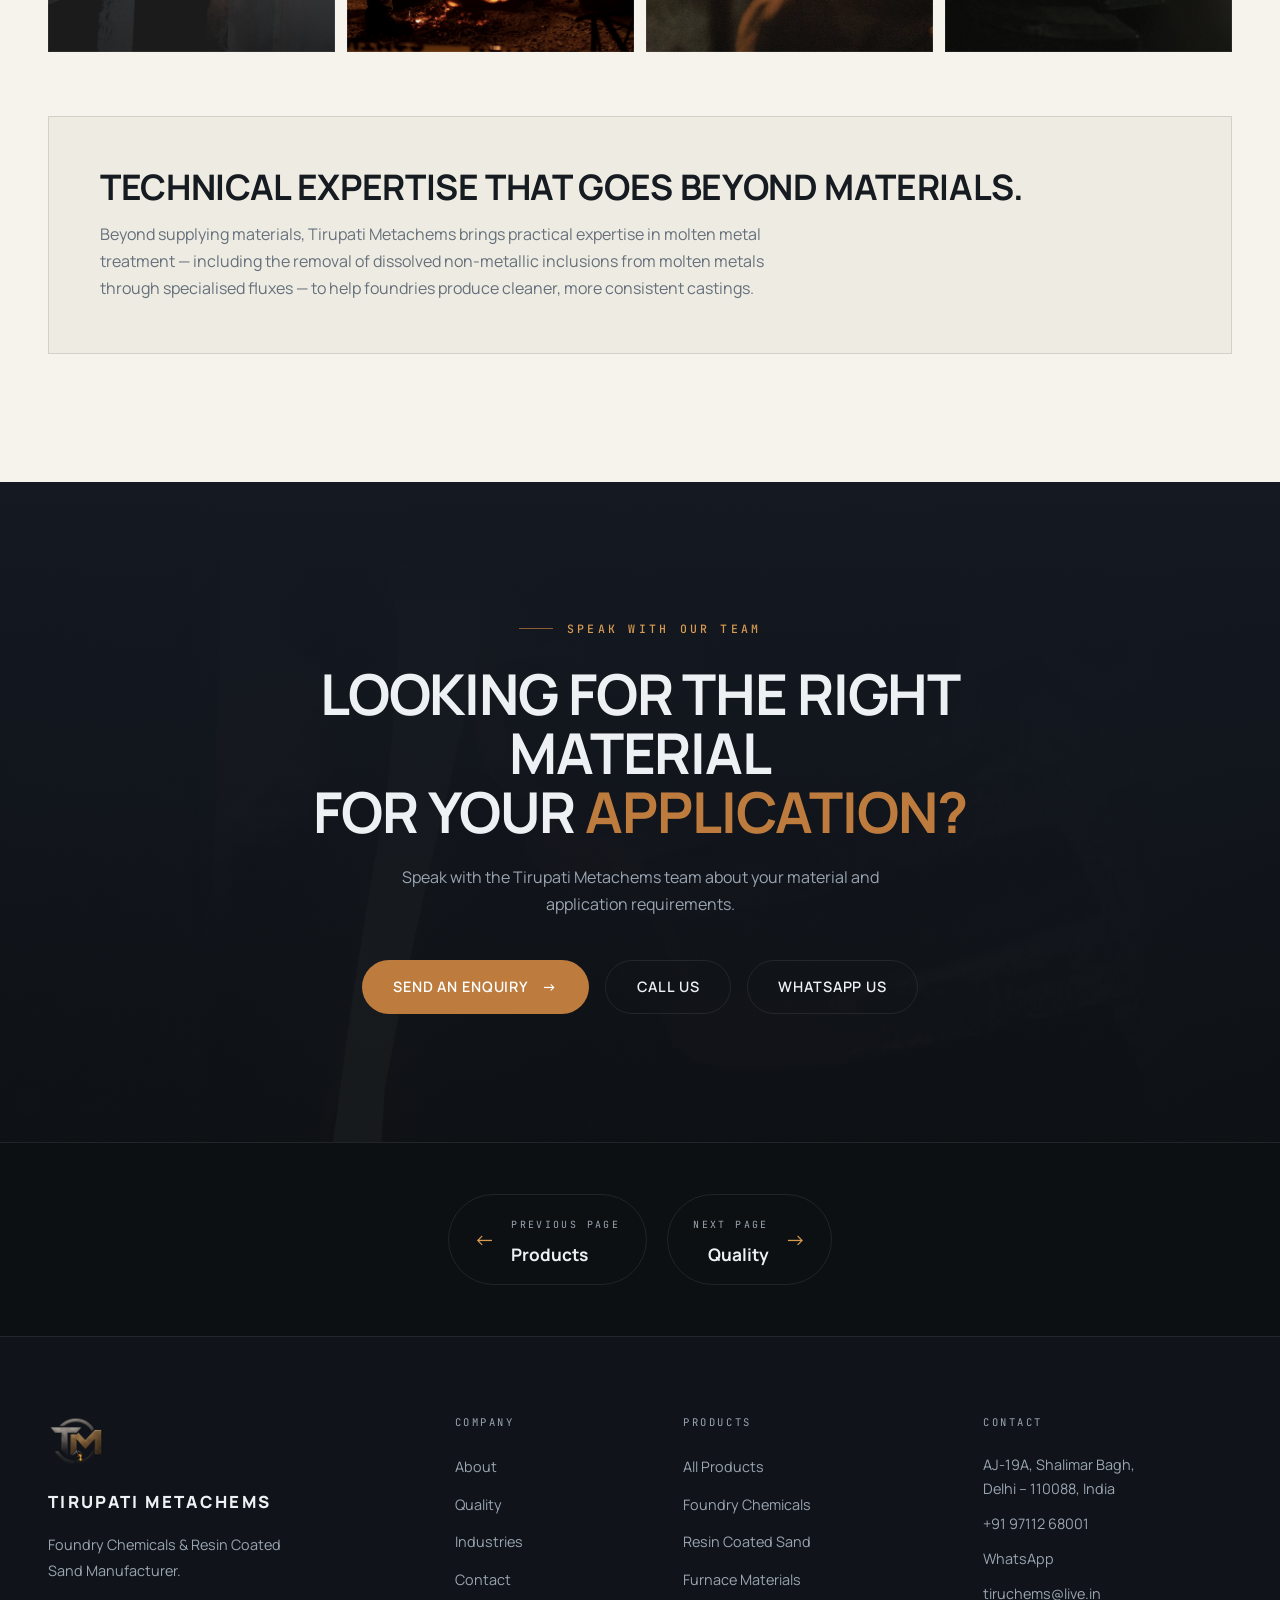
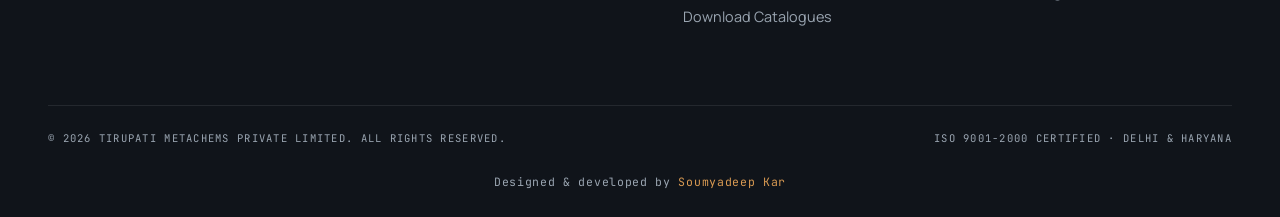
<file: industries.html>
<!DOCTYPE html>
<html lang="en">
<head>
  <meta charset="UTF-8" />
  <meta name="viewport" content="width=device-width, initial-scale=1.0" />
  <title>Industries &amp; Applications — Tirupati Metachems | Foundry Chemicals</title>

  <!-- SEO -->
  <meta name="description" content="Tirupati Metachems supports ferrous and non-ferrous casting, steel casting, foundry moulding, core manufacturing, metal refining, induction furnace operations, heat treatment and surface processing." />
  <meta name="keywords" content="foundry applications, casting applications, foundry chemicals applications, resin coated sand shell moulding, Tirupati Metachems industries" />
  <meta name="robots" content="index, follow" />
  <link rel="canonical" href="https://www.tirupatimetachems.in/industries.html" />

  <!-- Open Graph -->
  <meta property="og:type" content="website" />
  <meta property="og:title" content="Industries &amp; Applications — Tirupati Metachems" />
  <meta property="og:description" content="Casting, moulding, core-making, metal refining, furnace operations, heat treatment and surface processing applications." />
  <meta property="og:url" content="https://www.tirupatimetachems.in/industries.html" />
  <meta property="og:image" content="https://www.tirupatimetachems.in/assets/img/ind-molten2.jpg" />
  <meta property="og:site_name" content="Tirupatimetachems" />
  <meta name="twitter:card" content="summary_large_image" />
  <meta name="twitter:title" content="Industries &amp; Applications — Tirupati Metachems" />
  <meta name="twitter:description" content="Casting, moulding, core-making, metal refining, furnace operations, heat treatment and surface processing." />
  <meta name="twitter:image" content="https://www.tirupatimetachems.in/assets/img/ind-molten2.jpg" />

  <link rel="icon" type="image/png" sizes="256x256" href="assets/img/favicon.png" />
  <link rel="apple-touch-icon" href="assets/img/apple-touch-icon.png" />
  <link rel="preconnect" href="https://fonts.googleapis.com" />
  <link rel="preconnect" href="https://fonts.gstatic.com" crossorigin />
  <link href="https://fonts.googleapis.com/css2?family=Manrope:wght@400;500;600;700;800&family=JetBrains+Mono:wght@400;500;600&display=swap" rel="stylesheet" />
  <link rel="stylesheet" href="main.css" />
</head>

<body class="is-dark">

  <!-- ======================= NAVIGATION ======================= -->
  <header class="nav">
    <div class="container nav__inner">
      <a href="index.html" class="nav__brand" aria-label="Tirupati Metachems — home">
        <img class="nav__mark" src="assets/img/logo.png" alt="" width="40" height="40" />
        <span class="nav__brand-text">
          <span class="nav__brand-name">Tirupati Metachems</span>
          <span class="nav__brand-sub">Foundry Chemicals · Resin Coated Sand</span>
        </span>
      </a>

      <nav class="nav__links" aria-label="Primary">
        <a href="index.html">Home</a>
        <a href="about.html">About Us</a>
        <a href="products.html">Products</a>
        <a href="industries.html" class="is-page-active">Industries</a>
        <a href="quality.html">Quality</a>
        <a href="contact.html">Contact</a>
      </nav>

      <a href="contact.html" class="btn btn--accent btn-magnetic nav__cta">Enquire Now <span class="arr">&rarr;</span></a>

      <button class="nav__burger" aria-label="Open menu" aria-expanded="false" aria-controls="mobile-menu">
        <span></span><span></span><span></span>
      </button>
    </div>
  </header>

  <!-- Mobile menu -->
  <div class="mobile-menu" id="mobile-menu" aria-hidden="true">
    <button class="mobile-menu__close" type="button" aria-label="Close menu">&times;</button>
    <a href="index.html">Home</a>
    <a href="about.html">About Us</a>
    <a href="products.html">Products</a>
    <a href="industries.html" class="is-page-active">Industries</a>
    <a href="quality.html">Quality</a>
    <a href="contact.html">Contact</a>
    <a href="contact.html" class="btn btn--accent mobile-menu__cta">Enquire Now <span class="arr">&rarr;</span></a>
    <p class="mobile-menu__meta">AJ-19A Shalimar Bagh, Delhi 110088</p>
  </div>

  <main>

    <!-- ======================= PAGE HERO ======================= -->
    <section class="page-hero" aria-label="Industries and applications">
      <div class="page-hero__grid"></div>
      <div class="page-hero__glow"></div>
      <div class="container page-hero__content">
        <span class="page-hero__crumb"><a href="index.html">Home</a> <span class="sep">/</span> Industries &amp; Applications</span>
        <h1 class="page-hero__title">Supporting Critical<br /><span class="accent">Casting Applications.</span></h1>
        <p class="page-hero__sub">
          From ferrous and non-ferrous casting to moulding, core-making, refining, furnace operations and heat treatment —
          our materials and technical expertise support the processes foundries depend on.
        </p>
      </div>
    </section>

    <!-- ======================= INDUSTRIES ======================= -->
    <section class="section industries" id="industries">
      <div class="container">
        <span class="eyebrow">Applications</span>
        <h2 class="h2 reveal">Industries We <span class="accent">Serve</span></h2>

        <div class="app-grid">
          <div class="app reveal">
            <svg class="app__icon" viewBox="0 0 24 24" fill="none" stroke="currentColor" stroke-width="1.5" aria-hidden="true">
              <path d="M12 3l7 4v6l-7 4-7-4V7l7-4Z"/><path d="M5 11l7 4 7-4"/>
            </svg>
            <div>
              <h3 class="app__title">Ferrous Casting</h3>
              <p class="app__sub">Fluxes and materials for iron and steel casting operations.</p>
            </div>
          </div>
          <div class="app reveal" style="--d:.06s">
            <svg class="app__icon" viewBox="0 0 24 24" fill="none" stroke="currentColor" stroke-width="1.5" aria-hidden="true">
              <path d="M12 3s6 6.5 6 10a6 6 0 0 1-12 0c0-3.5 6-10 6-10Z"/>
            </svg>
            <div>
              <h3 class="app__title">Non-Ferrous Casting</h3>
              <p class="app__sub">Treatment materials for aluminium and non-ferrous metal casting.</p>
            </div>
          </div>
          <div class="app reveal" style="--d:.12s">
            <svg class="app__icon" viewBox="0 0 24 24" fill="none" stroke="currentColor" stroke-width="1.5" aria-hidden="true">
              <path d="M12 3c3 3.5 5 6 5 9a5 5 0 0 1-10 0c0-1.6.7-3.2 1.8-4.6l1 1.9C10.4 8.4 11 6.8 12 3Z"/>
            </svg>
            <div>
              <h3 class="app__title">Steel Casting</h3>
              <p class="app__sub">Fluxes and materials supporting steel casting processes.</p>
            </div>
          </div>
          <div class="app reveal">
            <svg class="app__icon" viewBox="0 0 24 24" fill="none" stroke="currentColor" stroke-width="1.5" aria-hidden="true">
              <rect x="3" y="8" width="18" height="11"/><path d="M7 8V5h10v3M12 8v11"/>
            </svg>
            <div>
              <h3 class="app__title">Foundry Moulding</h3>
              <p class="app__sub">Resin-coated sand and materials for mould production.</p>
            </div>
          </div>
          <div class="app reveal" style="--d:.06s">
            <svg class="app__icon" viewBox="0 0 24 24" fill="none" stroke="currentColor" stroke-width="1.5" aria-hidden="true">
              <ellipse cx="12" cy="6" rx="5" ry="2.5"/><path d="M7 6v9c0 1.4 2.2 2.5 5 2.5s5-1.1 5-2.5V6"/>
            </svg>
            <div>
              <h3 class="app__title">Core Manufacturing</h3>
              <p class="app__sub">Specialised resin-coated sand for core-making.</p>
            </div>
          </div>
          <div class="app reveal" style="--d:.12s">
            <svg class="app__icon" viewBox="0 0 24 24" fill="none" stroke="currentColor" stroke-width="1.5" aria-hidden="true">
              <path d="M4 4h16v3l-6 6v6l-2 1.5V13L4 7V4Z"/><path d="M9 4v3"/>
            </svg>
            <div>
              <h3 class="app__title">Metal Refining</h3>
              <p class="app__sub">Fluxes that help remove dissolved non-metallic inclusions.</p>
            </div>
          </div>
          <div class="app reveal">
            <svg class="app__icon" viewBox="0 0 24 24" fill="none" stroke="currentColor" stroke-width="1.5" aria-hidden="true">
              <path d="M8 3v7a4 4 0 0 0 8 0V3"/><path d="M8 3H3v4M16 3h5v4"/>
            </svg>
            <div>
              <h3 class="app__title">Induction Furnace Operations</h3>
              <p class="app__sub">Lining materials and fluxes for induction furnaces.</p>
            </div>
          </div>
          <div class="app reveal" style="--d:.06s">
            <svg class="app__icon" viewBox="0 0 24 24" fill="none" stroke="currentColor" stroke-width="1.5" aria-hidden="true">
              <path d="M5 21h14M8 17l4-6 3 4 5-8"/><path d="M20 7h0"/>
            </svg>
            <div>
              <h3 class="app__title">Heat Treatment</h3>
              <p class="app__sub">Heat treatment salts for industrial processing.</p>
            </div>
          </div>
        </div>

        <div class="industries__gallery">
          <div class="gal-item reveal"><img src="assets/img/ind-molten2.jpg" alt="Molten metal being poured in an industrial foundry" loading="lazy" /></div>
          <div class="gal-item reveal" style="--d:.08s"><img src="assets/img/ind-furnace-worker.jpg" alt="Worker managing a furnace in an industrial plant" loading="lazy" /></div>
          <div class="gal-item reveal" style="--d:.16s"><img src="assets/img/ind-steelmill.jpg" alt="Molten metal pouring in a steel mill" loading="lazy" /></div>
          <div class="gal-item reveal" style="--d:.24s"><img src="assets/img/ind-forge.jpg" alt="Glowing metal in an industrial forge" loading="lazy" /></div>
        </div>

        <div class="expertise-callout reveal">
          <h3 class="h3">Technical Expertise That Goes Beyond Materials.</h3>
          <p>
            Beyond supplying materials, Tirupati Metachems brings practical expertise in molten metal treatment — including the
            removal of dissolved non-metallic inclusions from molten metals through specialised fluxes — to help foundries
            produce cleaner, more consistent castings.
          </p>
        </div>
      </div>
    </section>

    <!-- ======================= FINAL CTA ======================= -->
    <section class="section final-cta" id="cta">
      <div class="final-cta__media"><img src="assets/img/ind-ladle.jpg" alt="" aria-hidden="true" loading="lazy" /></div>
      <div class="final-cta__scrim"></div>
      <div class="container final-cta__content">
        <span class="eyebrow eyebrow--light" style="justify-content:center">Speak With Our Team</span>
        <h2 class="h2 reveal">Looking for the Right Material<br />for Your <span class="accent">Application?</span></h2>
        <p class="reveal">Speak with the Tirupati Metachems team about your material and application requirements.</p>
        <div class="final-cta__ctas reveal">
          <a href="contact.html" class="btn btn--accent btn-magnetic">Send an Enquiry <span class="arr">&rarr;</span></a>
          <a href="tel:+919711268001" class="btn btn--outline-light btn-magnetic">Call Us</a>
          <a href="https://wa.me/919711268001?text=Enquiry%20for%20Tirupati%20Metachems%20materials" target="_blank" rel="noopener" class="btn btn--outline-light btn-magnetic">WhatsApp Us</a>
        </div>
      </div>
    </section>

  </main>

  <!-- ======================= PAGE NAVIGATION ======================= -->
  <nav class="page-nav" aria-label="Page navigation">
    <div class="container page-nav__inner">
      <a href="products.html" class="page-nav__link page-nav__link--prev">
        <span class="page-nav__arr" aria-hidden="true">&larr;</span>
        <span><span class="page-nav__k">Previous page</span><span class="page-nav__t">Products</span></span>
      </a>
      <a href="quality.html" class="page-nav__link page-nav__link--next">
        <span class="page-nav__arr" aria-hidden="true">&rarr;</span>
        <span><span class="page-nav__k">Next page</span><span class="page-nav__t">Quality</span></span>
      </a>
    </div>
  </nav>

  <!-- ======================= FOOTER ======================= -->
  <footer class="footer">
    <div class="container">
      <div class="footer__grid">
        <div>
          <img class="footer__logo" src="assets/img/logo.png" alt="Tirupati Metachems logo" width="56" height="56" loading="lazy" />
          <div class="footer__brand-name">Tirupati Metachems</div>
          <p class="footer__brand-tag">Foundry Chemicals &amp; Resin Coated Sand Manufacturer.</p>
        </div>
        <div>
          <div class="footer__h">Company</div>
          <ul class="footer__links">
            <li><a href="about.html">About</a></li>
            <li><a href="quality.html">Quality</a></li>
            <li><a href="industries.html">Industries</a></li>
            <li><a href="contact.html">Contact</a></li>
          </ul>
        </div>
        <div>
          <div class="footer__h">Products</div>
          <ul class="footer__links">
            <li><a href="products.html">All Products</a></li>
            <li><a href="products.html" class="js-open-catalog" data-cat="chemicals">Foundry Chemicals</a></li>
            <li><a href="products.html" class="js-open-catalog" data-cat="rcs">Resin Coated Sand</a></li>
            <li><a href="products.html" class="js-open-catalog" data-cat="furnace">Furnace Materials</a></li>
            <li><a href="products.html#rcs-cat">Download Catalogues</a></li>
          </ul>
        </div>
        <div>
          <div class="footer__h">Contact</div>
          <ul class="footer__contact">
            <li>AJ-19A, Shalimar Bagh,<br />Delhi – 110088, India</li>
            <li><a href="tel:+919711268001">+91 97112 68001</a></li>
            <li><a href="https://wa.me/919711268001?text=Enquiry%20for%20Tirupati%20Metachems%20materials" target="_blank" rel="noopener">WhatsApp</a></li>
            <li><a href="mailto:tiruchems@live.in">tiruchems@live.in</a></li>
          </ul>
        </div>
      </div>
      <div class="footer__bottom">
        <span>&copy; <span id="year">2026</span> Tirupati Metachems Private Limited. All Rights Reserved.</span>
        <span>ISO 9001-2000 Certified · Delhi &amp; Haryana</span>
      </div>
      <div class="footer__credit">Designed &amp; developed by <a href="https://soumya-three.vercel.app/" target="_blank" rel="noopener">Soumyadeep Kar</a></div>
    </div>
  </footer>

  <!-- ======================= FLOATING ACTION BUTTONS ======================= -->
  <div class="fab fab--whatsapp">
    <a href="https://wa.me/919711268001?text=Enquiry%20for%20Tirupati%20Metachems%20materials" target="_blank" rel="noopener" data-label="WhatsApp" aria-label="Chat with Tirupati Metachems on WhatsApp">
      <svg viewBox="0 0 24 24" fill="currentColor" aria-hidden="true">
        <path d="M.057 24l1.687-6.163a11.867 11.867 0 0 1-1.587-5.946C.16 5.335 5.495 0 12.05 0a11.82 11.82 0 0 1 8.413 3.488 11.82 11.82 0 0 1 3.48 8.414c-.003 6.557-5.338 11.892-11.893 11.892a11.9 11.9 0 0 1-5.688-1.448L.057 24zm6.597-3.807c1.676.995 3.276 1.591 5.392 1.592 5.448 0 9.886-4.434 9.889-9.885.002-5.462-4.415-9.89-9.881-9.892-5.452 0-9.887 4.434-9.889 9.884a9.86 9.86 0 0 0 1.51 5.26l-.999 3.648 3.978-1.607zm11.387-5.464c-.074-.124-.272-.198-.57-.347-.297-.149-1.758-.868-2.031-.967-.272-.099-.47-.149-.669.149-.198.297-.768.967-.941 1.165-.173.198-.347.223-.644.074-.297-.149-1.255-.462-2.39-1.475-.883-.788-1.48-1.761-1.653-2.059-.173-.297-.018-.458.13-.606.134-.133.297-.347.446-.521.151-.172.2-.296.3-.495.099-.198.05-.372-.025-.521-.075-.148-.669-1.611-.916-2.206-.242-.579-.487-.501-.669-.51l-.57-.01c-.198 0-.52.074-.792.372s-1.04 1.016-1.04 2.479 1.065 2.876 1.213 3.074c.149.198 2.095 3.2 5.076 4.487.709.306 1.263.489 1.694.626.712.226 1.36.194 1.872.118.571-.085 1.758-.719 2.006-1.413.248-.695.248-1.29.173-1.414z"/>
      </svg>
    </a>
  </div>
  <div class="fab fab--call">
    <a href="tel:+919711268001" data-label="Call Us" aria-label="Call Tirupati Metachems">
      <svg viewBox="0 0 24 24" fill="none" stroke="currentColor" stroke-width="1.8" stroke-linecap="round" stroke-linejoin="round" aria-hidden="true">
        <path d="M22 16.92v3a2 2 0 0 1-2.18 2 19.79 19.79 0 0 1-8.63-3.07 19.5 19.5 0 0 1-6-6 19.79 19.79 0 0 1-3.07-8.67A2 2 0 0 1 4.11 2h3a2 2 0 0 1 2 1.72c.127.96.361 1.903.7 2.81a2 2 0 0 1-.45 2.11L8.09 9.91a16 16 0 0 0 6 6l1.27-1.27a2 2 0 0 1 2.11-.45c.907.339 1.85.573 2.81.7A2 2 0 0 1 22 16.92z"/>
      </svg>
    </a>
  </div>

  <!-- ======================= PRODUCT MODAL ======================= -->
  <div class="modal" role="dialog" aria-modal="true" aria-label="Product information">
    <div class="modal__backdrop"></div>
    <div class="modal__panel">
      <button class="modal__close" aria-label="Close">&times;</button>
      <div class="modal__body"></div>
    </div>
  </div>

  <script src="main.js"></script>
</body>
</html>
</file>
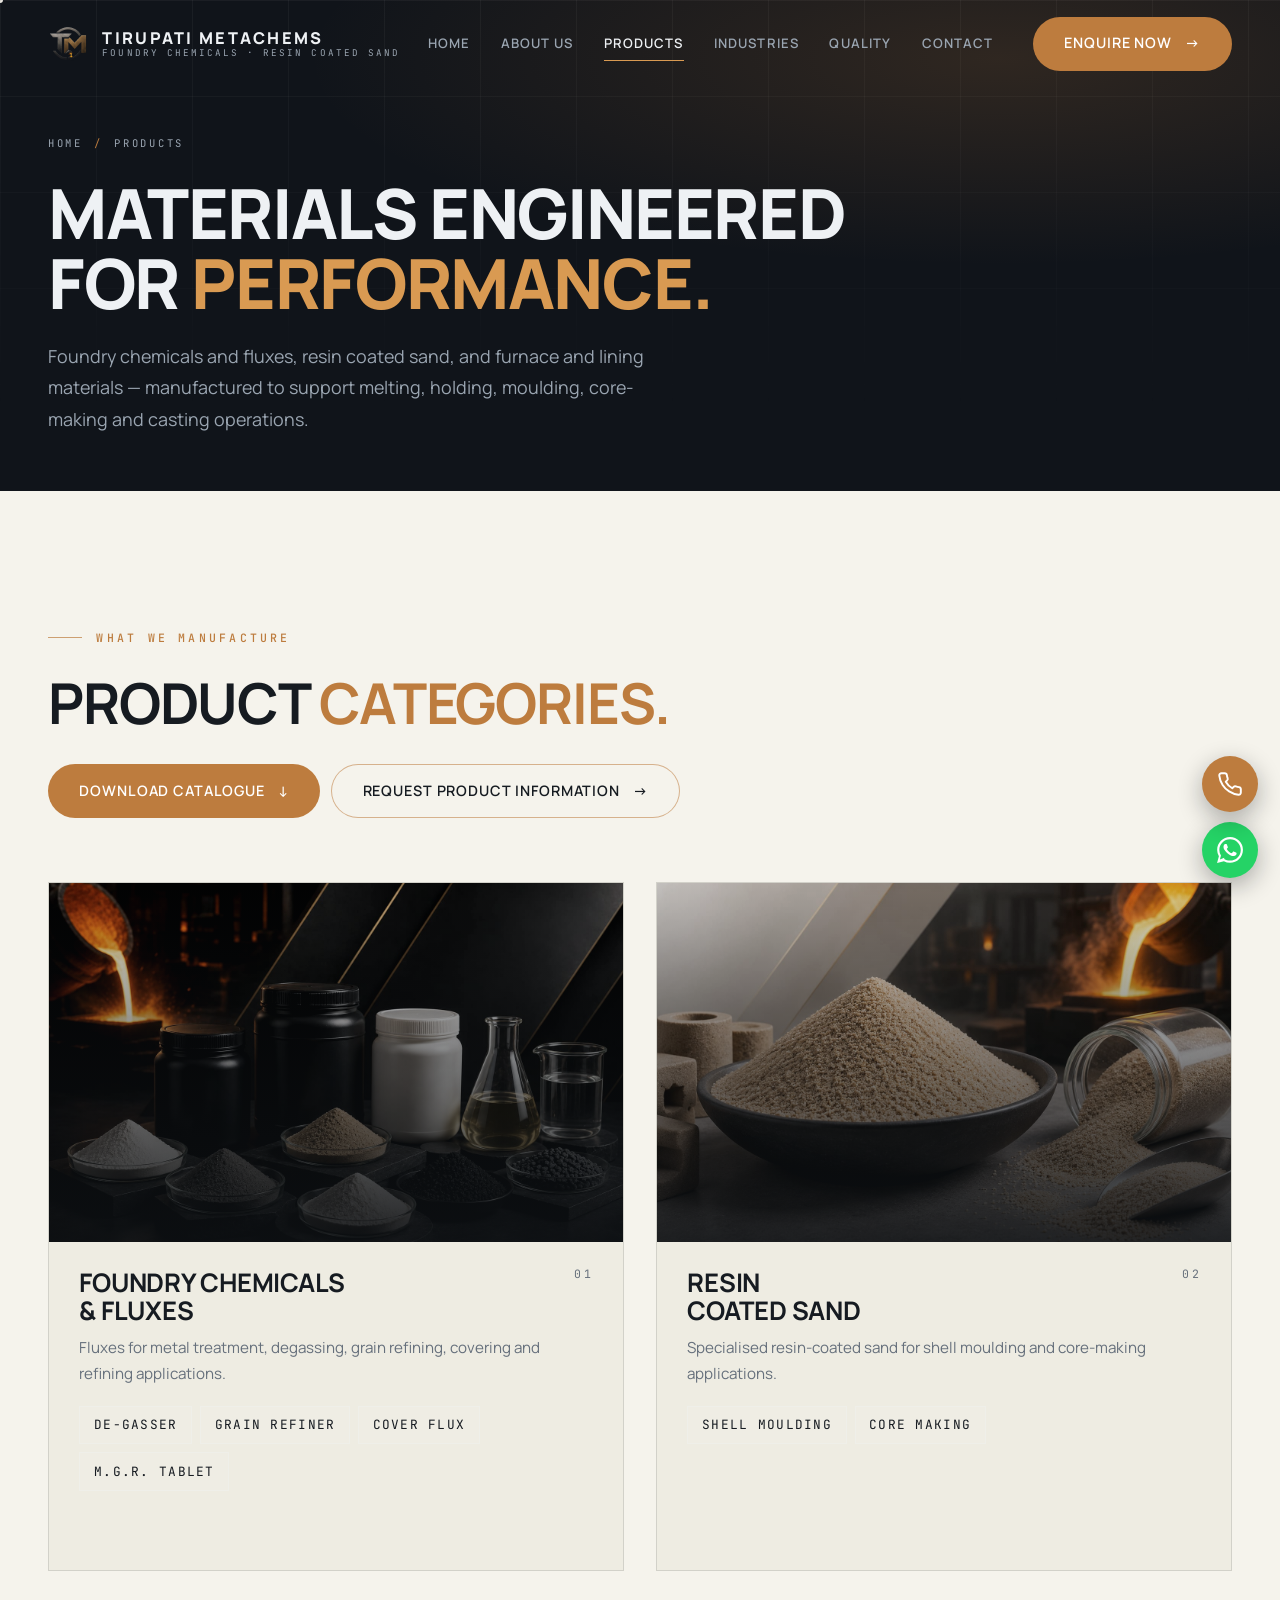
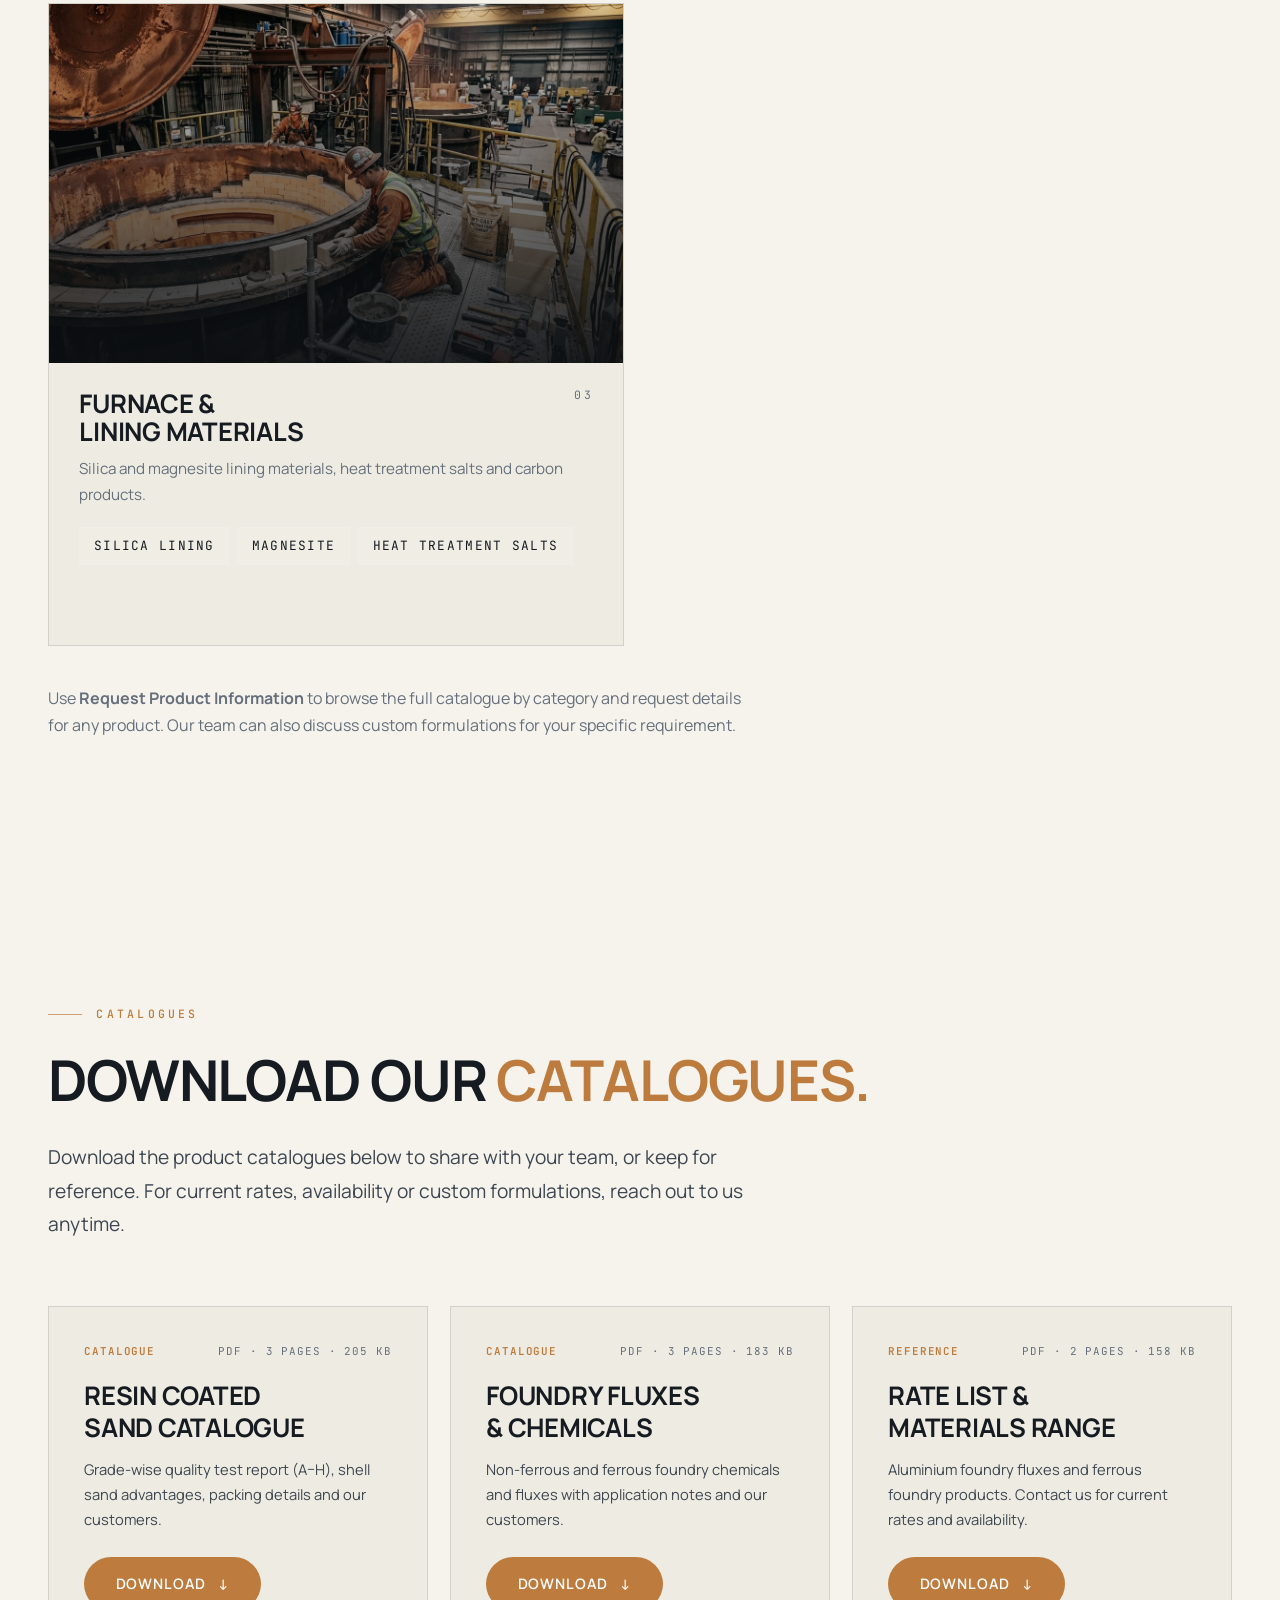
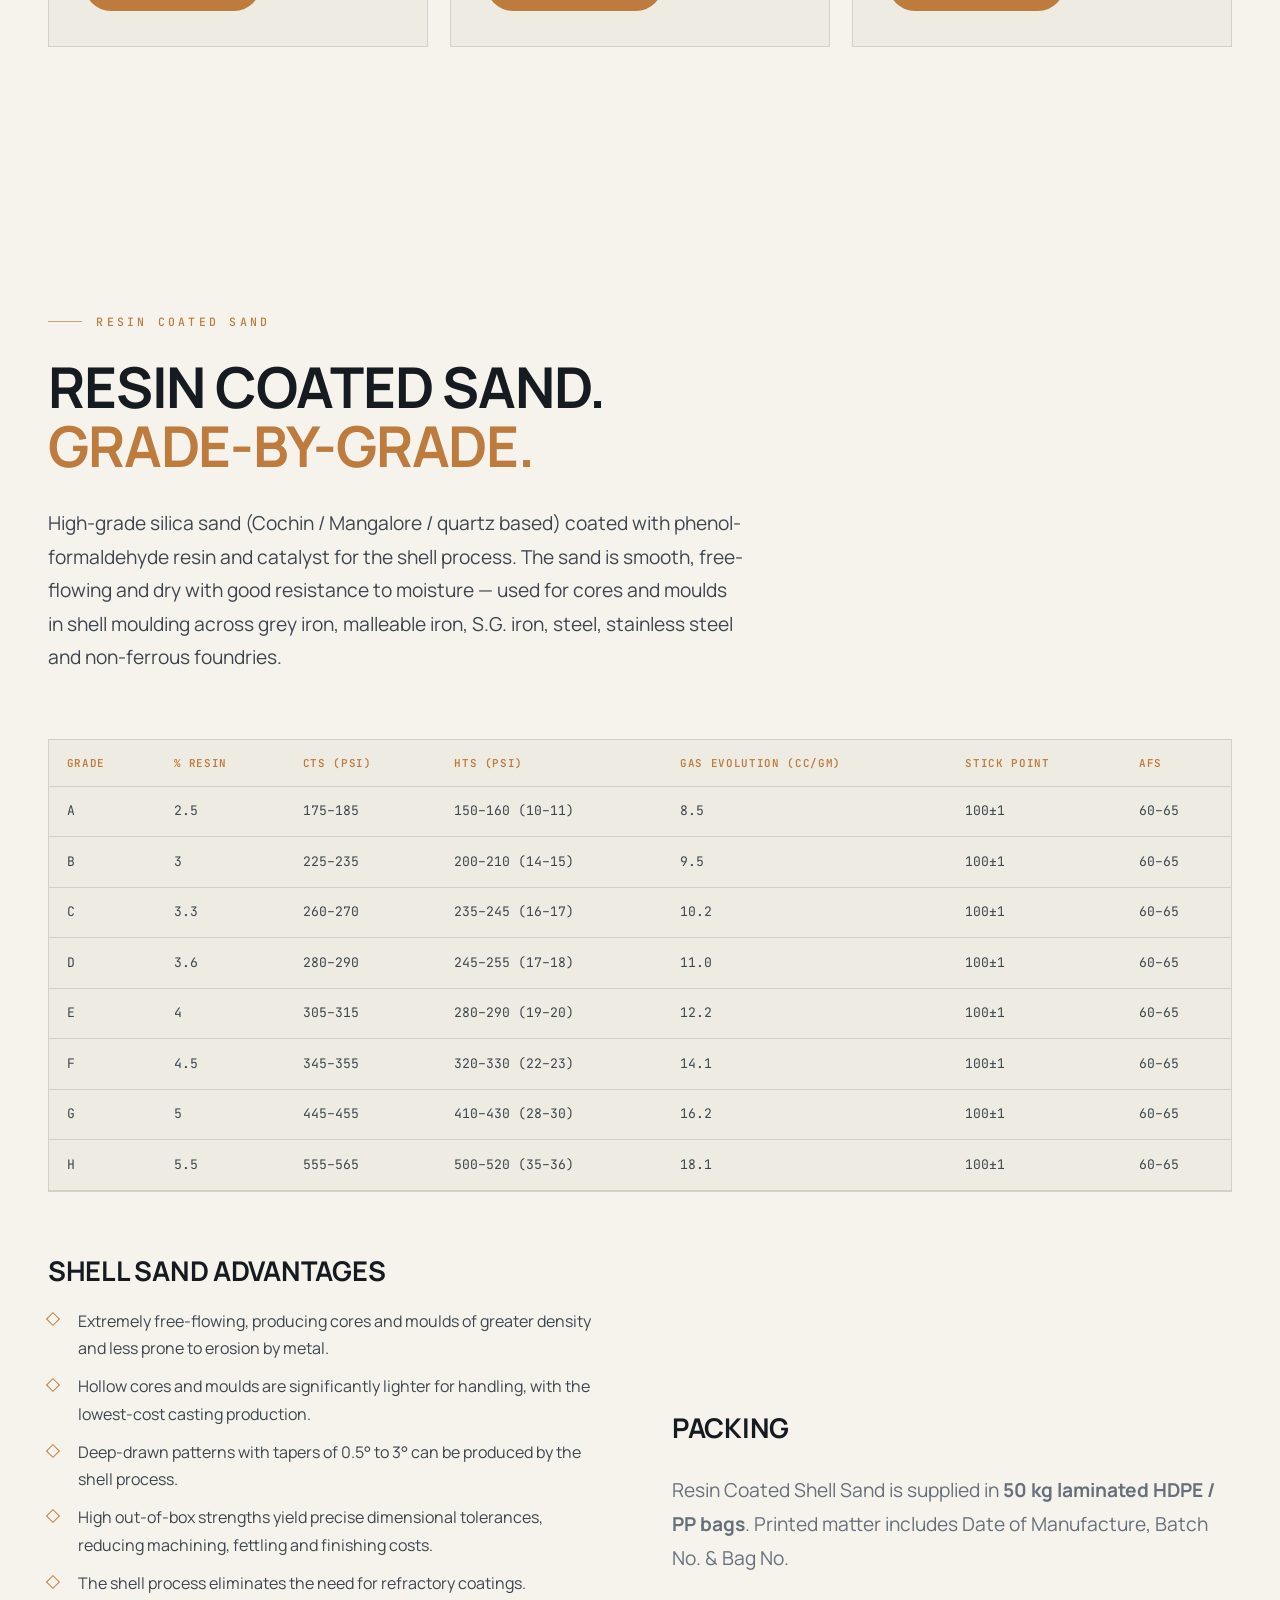
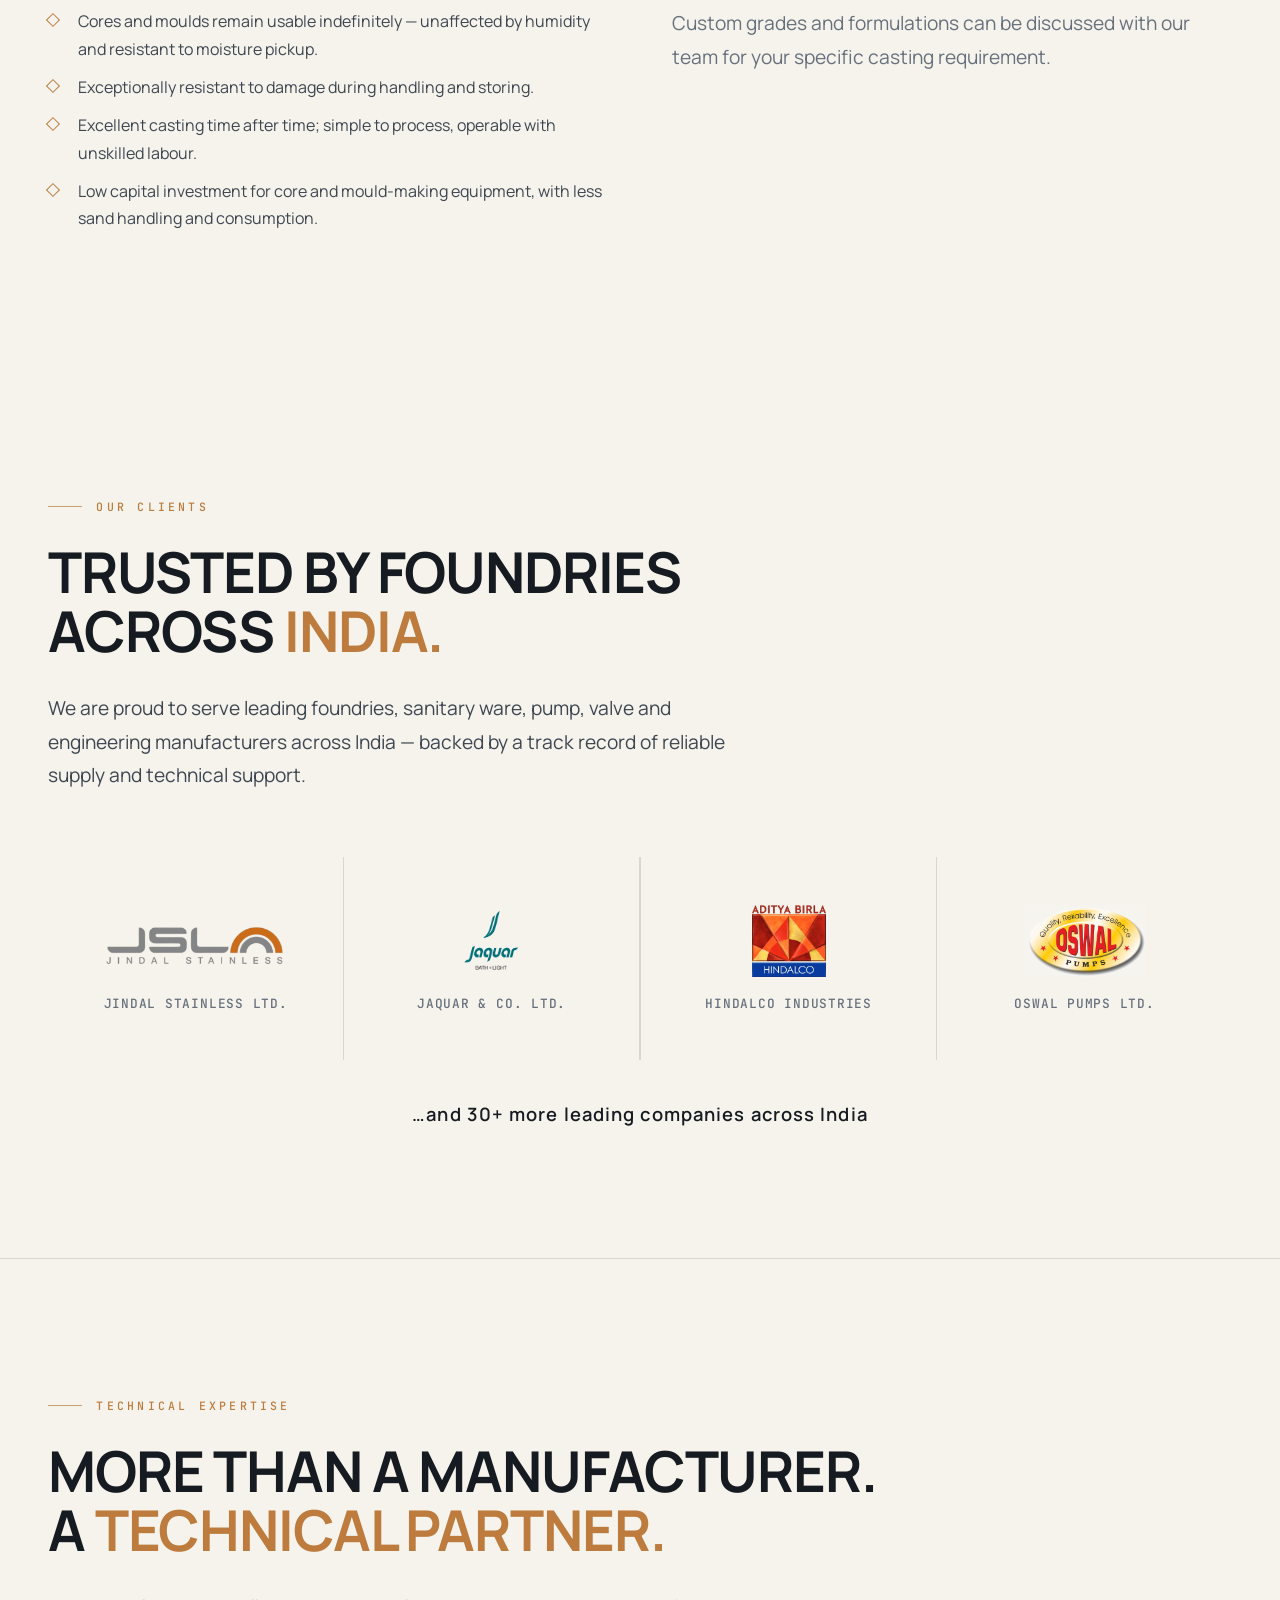
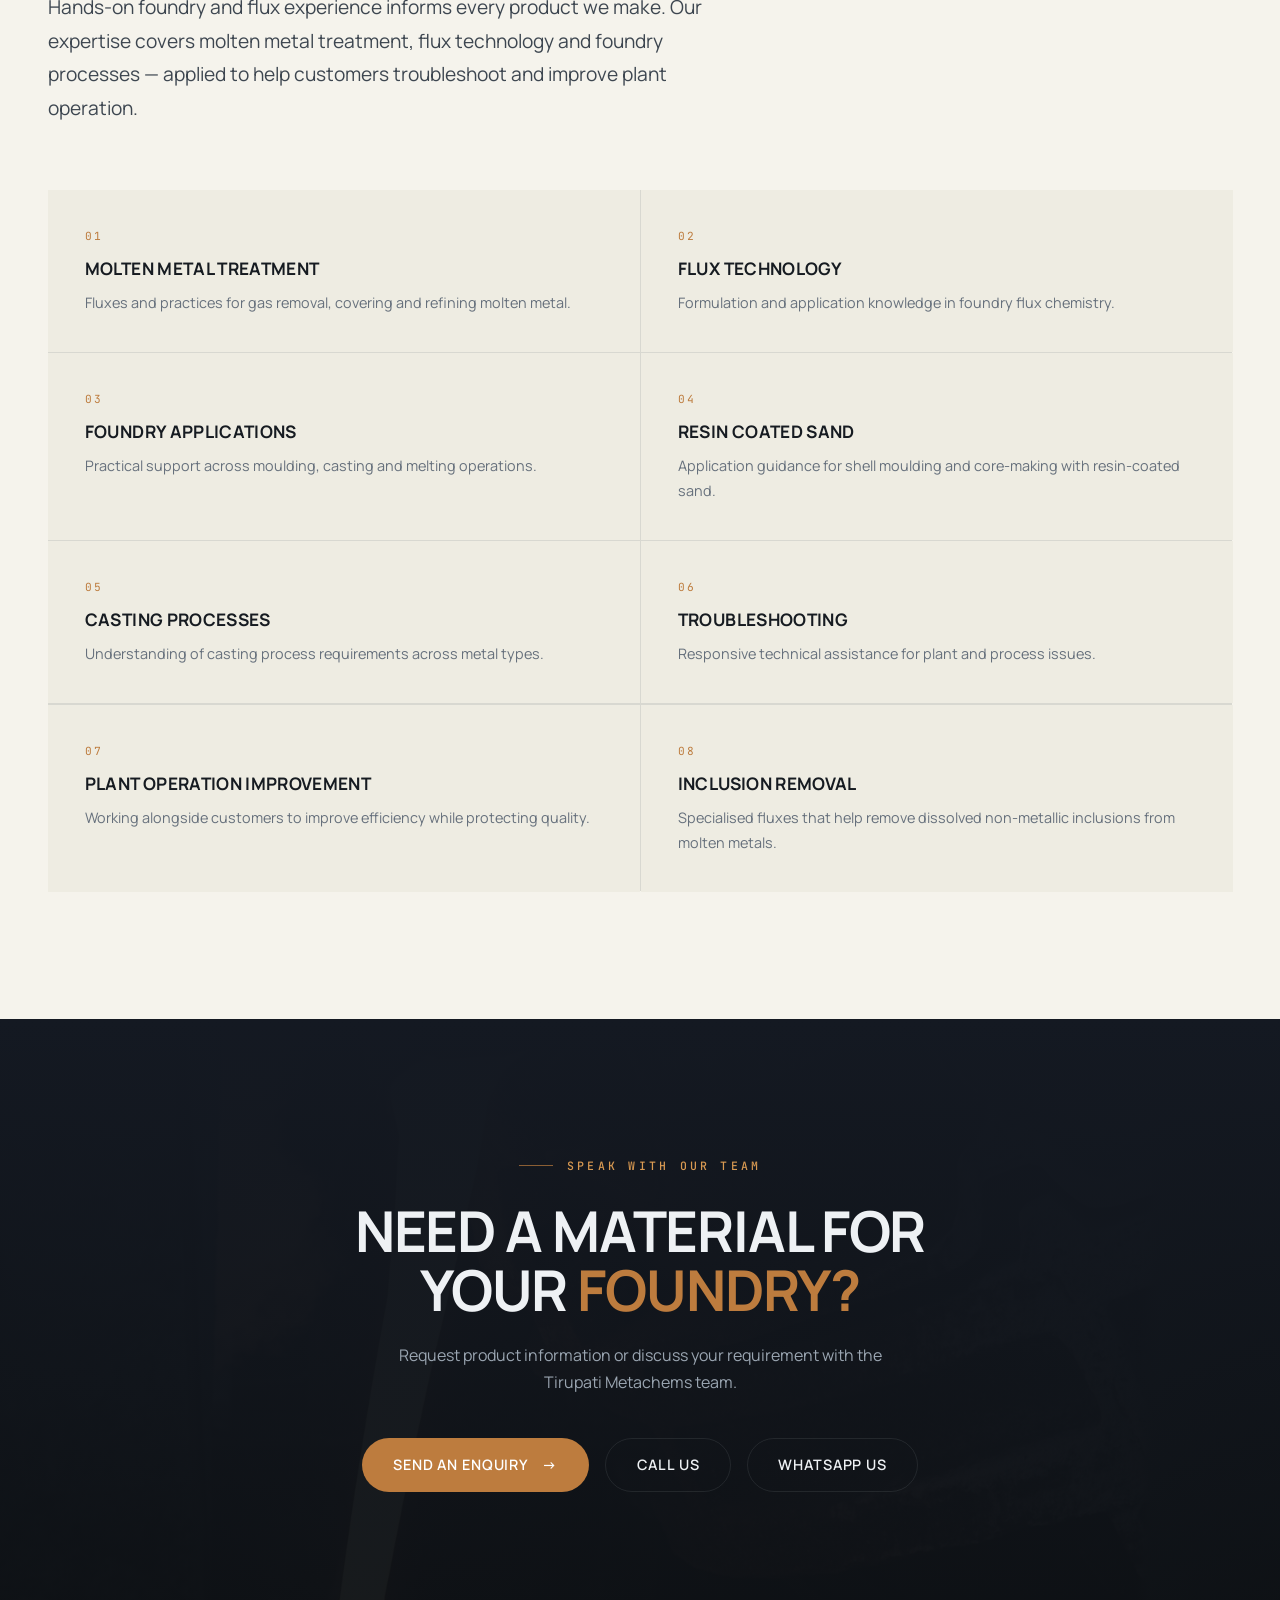
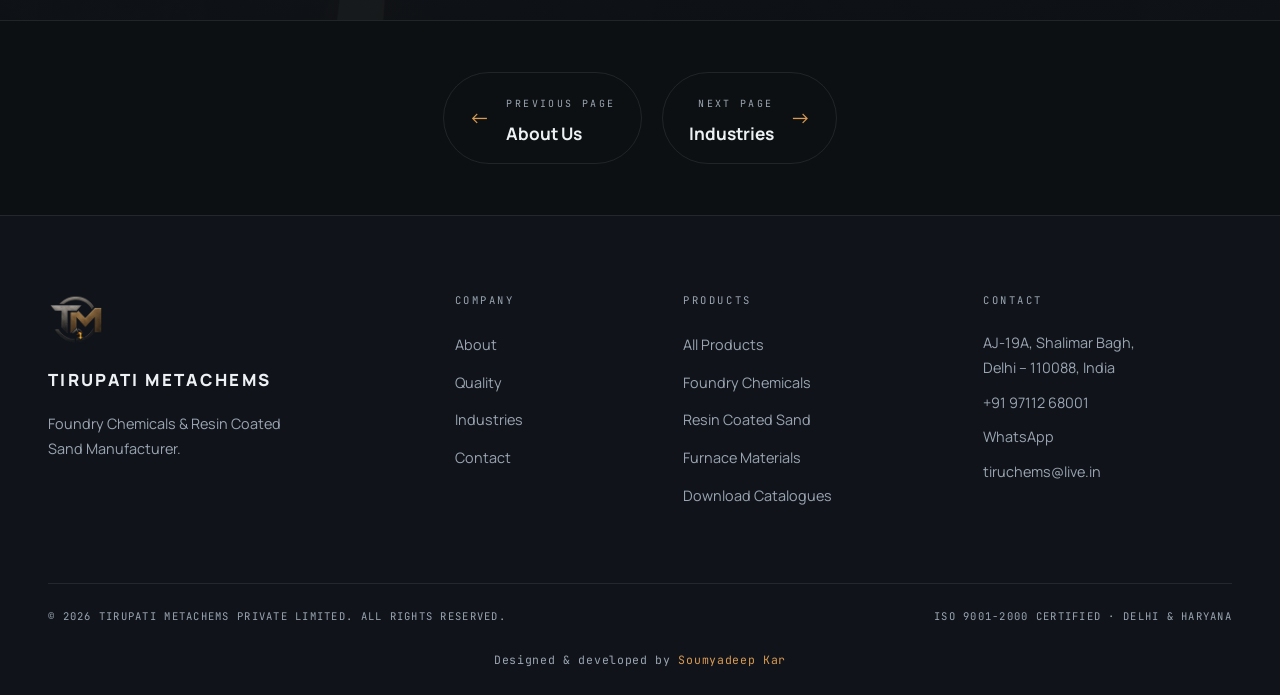
<file: products.html>
<!DOCTYPE html>
<html lang="en">
<head>
  <meta charset="UTF-8" />
  <meta name="viewport" content="width=device-width, initial-scale=1.0" />
  <title>Products — Tirupati Metachems | Foundry Chemicals, Fluxes &amp; Resin Coated Sand</title>

  <!-- SEO -->
  <meta name="description" content="Tirupati Metachems manufactures foundry chemicals and fluxes, resin coated sand, and furnace and lining materials. View our product range and request product information." />
  <meta name="keywords" content="foundry chemicals, foundry fluxes, resin coated sand, furnace lining materials, Tirupati Metachems products" />
  <meta name="robots" content="index, follow" />
  <link rel="canonical" href="https://www.tirupatimetachems.in/products.html" />

  <!-- Open Graph -->
  <meta property="og:type" content="website" />
  <meta property="og:title" content="Products — Tirupati Metachems" />
  <meta property="og:description" content="Foundry chemicals and fluxes, resin coated sand, and furnace and lining materials. ISO 9001-2000 certified manufacturer." />
  <meta property="og:url" content="https://www.tirupatimetachems.in/products.html" />
  <meta property="og:image" content="https://www.tirupatimetachems.in/assets/img/prod-chemicals.jpg" />
  <meta property="og:site_name" content="Tirupatimetachems" />
  <meta name="twitter:card" content="summary_large_image" />
  <meta name="twitter:title" content="Products — Tirupati Metachems" />
  <meta name="twitter:description" content="Foundry chemicals and fluxes, resin coated sand, and furnace and lining materials." />
  <meta name="twitter:image" content="https://www.tirupatimetachems.in/assets/img/prod-chemicals.jpg" />

  <link rel="icon" type="image/png" sizes="256x256" href="assets/img/favicon.png" />
  <link rel="apple-touch-icon" href="assets/img/apple-touch-icon.png" />
  <link rel="preconnect" href="https://fonts.googleapis.com" />
  <link rel="preconnect" href="https://fonts.gstatic.com" crossorigin />
  <link href="https://fonts.googleapis.com/css2?family=Manrope:wght@400;500;600;700;800&family=JetBrains+Mono:wght@400;500;600&display=swap" rel="stylesheet" />
  <link rel="stylesheet" href="main.css" />
</head>

<body class="is-dark">

  <!-- ======================= NAVIGATION ======================= -->
  <header class="nav">
    <div class="container nav__inner">
      <a href="index.html" class="nav__brand" aria-label="Tirupati Metachems — home">
        <img class="nav__mark" src="assets/img/logo.png" alt="" width="40" height="40" />
        <span class="nav__brand-text">
          <span class="nav__brand-name">Tirupati Metachems</span>
          <span class="nav__brand-sub">Foundry Chemicals · Resin Coated Sand</span>
        </span>
      </a>

      <nav class="nav__links" aria-label="Primary">
        <a href="index.html">Home</a>
        <a href="about.html">About Us</a>
        <a href="products.html" class="is-page-active">Products</a>
        <a href="industries.html">Industries</a>
        <a href="quality.html">Quality</a>
        <a href="contact.html">Contact</a>
      </nav>

      <a href="contact.html" class="btn btn--accent btn-magnetic nav__cta">Enquire Now <span class="arr">&rarr;</span></a>

      <button class="nav__burger" aria-label="Open menu" aria-expanded="false" aria-controls="mobile-menu">
        <span></span><span></span><span></span>
      </button>
    </div>
  </header>

  <!-- Mobile menu -->
  <div class="mobile-menu" id="mobile-menu" aria-hidden="true">
    <button class="mobile-menu__close" type="button" aria-label="Close menu">&times;</button>
    <a href="index.html">Home</a>
    <a href="about.html">About Us</a>
    <a href="products.html" class="is-page-active">Products</a>
    <a href="industries.html">Industries</a>
    <a href="quality.html">Quality</a>
    <a href="contact.html">Contact</a>
    <a href="contact.html" class="btn btn--accent mobile-menu__cta">Enquire Now <span class="arr">&rarr;</span></a>
    <p class="mobile-menu__meta">AJ-19A Shalimar Bagh, Delhi 110088</p>
  </div>

  <main>

    <!-- ======================= PAGE HERO ======================= -->
    <section class="page-hero" aria-label="Tirupati Metachems products">
      <div class="page-hero__grid"></div>
      <div class="page-hero__glow"></div>
      <div class="container page-hero__content">
        <span class="page-hero__crumb"><a href="index.html">Home</a> <span class="sep">/</span> Products</span>
        <h1 class="page-hero__title">Materials Engineered<br />for <span class="accent">Performance.</span></h1>
        <p class="page-hero__sub">
          Foundry chemicals and fluxes, resin coated sand, and furnace and lining materials —
          manufactured to support melting, holding, moulding, core-making and casting operations.
        </p>
      </div>
    </section>

    <!-- ======================= PRODUCTS ======================= -->
    <section class="section products tech-grid" id="products">
      <div class="container">
        <div class="products__header">
          <div>
            <span class="eyebrow">What We Manufacture</span>
            <h2 class="h2 reveal">Product <span class="accent">Categories.</span></h2>
          </div>
          <div class="reveal" style="display:flex;gap:.7rem;flex-wrap:wrap;justify-content:flex-end">
            <a href="#rcs-cat" class="btn btn--accent btn-magnetic">Download Catalogue <span class="arr">&darr;</span></a>
            <button type="button" class="btn btn--dark btn-magnetic js-open-catalog" data-cat="all">Request Product Information <span class="arr">&rarr;</span></button>
          </div>
        </div>

        <div class="prod-grid">
          <a href="#products" class="prod-card reveal js-open-catalog" data-cat="chemicals" aria-label="Foundry Chemicals and Fluxes — view details">
            <div class="prod-card__media">
              <img src="assets/img/prod-chemicals.jpeg" alt="Chemical factory with industrial pipes and storage" loading="lazy" />
            </div>
            <div class="prod-card__body">
              <span class="prod-card__num">01</span>
              <h3 class="prod-card__title">Foundry Chemicals<br />&amp; Fluxes</h3>
              <p class="prod-card__desc">Fluxes for metal treatment, degassing, grain refining, covering and refining applications.</p>
              <div class="prod-card__tags">
                <span class="tag">De-Gasser</span>
                <span class="tag">Grain Refiner</span>
                <span class="tag">Cover Flux</span>
                <span class="tag">M.G.R. Tablet</span>
              </div>
              <span class="prod-card__explore">Explore <span class="arr">&rarr;</span></span>
            </div>
          </a>

          <a href="#products" class="prod-card reveal js-open-catalog" data-cat="rcs" style="--d:.08s" aria-label="Resin Coated Sand — view details">
            <div class="prod-card__media">
              <img src="assets/img/prod-sand.jpeg" alt="Molten metal being poured into casting molds in a foundry" loading="lazy" />
            </div>
            <div class="prod-card__body">
              <span class="prod-card__num">02</span>
              <h3 class="prod-card__title">Resin<br />Coated Sand</h3>
              <p class="prod-card__desc">Specialised resin-coated sand for shell moulding and core-making applications.</p>
              <div class="prod-card__tags">
                <span class="tag">Shell Moulding</span>
                <span class="tag">Core Making</span>
              </div>
              <span class="prod-card__explore">Explore <span class="arr">&rarr;</span></span>
            </div>
          </a>

          <a href="#products" class="prod-card reveal js-open-catalog" data-cat="furnace" style="--d:.16s" aria-label="Furnace and Lining Materials — view details">
            <div class="prod-card__media">
              <img src="assets/img/prod-furnace.jpeg" alt="Industrial furnace with intense flames" loading="lazy" />
            </div>
            <div class="prod-card__body">
              <span class="prod-card__num">03</span>
              <h3 class="prod-card__title">Furnace &amp;<br />Lining Materials</h3>
              <p class="prod-card__desc">Silica and magnesite lining materials, heat treatment salts and carbon products.</p>
              <div class="prod-card__tags">
                <span class="tag">Silica Lining</span>
                <span class="tag">Magnesite</span>
                <span class="tag">Heat Treatment Salts</span>
              </div>
              <span class="prod-card__explore">Explore <span class="arr">&rarr;</span></span>
            </div>
          </a>
        </div>

        <p class="reveal" style="margin-top:2.5rem;color:var(--text-dark-mut);max-width:70ch">
          Use <strong>Request Product Information</strong> to browse the full catalogue by category and request details
          for any product. Our team can also discuss custom formulations for your specific requirement.
        </p>
      </div>
    </section>

    <!-- ======================= CATALOGUES ======================= -->
    <section class="section section--paper catalogues" id="catalogues">
      <div class="container">
        <span class="eyebrow">Catalogues</span>
        <h2 class="h2 reveal">Download Our <span class="accent">Catalogues.</span></h2>
        <p class="lead mt-2 reveal">
          Download the product catalogues below to share with your team, or keep for reference. For current rates,
          availability or custom formulations, reach out to us anytime.
        </p>

        <div class="cat-grid mt-4">
          <div class="cat-card reveal" id="rcs-cat">
            <div class="cat-card__head">
              <span class="cat-card__type">Catalogue</span>
              <span class="cat-card__size">PDF &middot; 3 pages &middot; 205 KB</span>
            </div>
            <h3 class="cat-card__title">Resin Coated<br />Sand Catalogue</h3>
            <p class="cat-card__desc">Grade-wise quality test report (A&ndash;H), shell sand advantages, packing details and our customers.</p>
            <a class="btn btn--accent btn-magnetic" href="assets/catalogue/Resin-Coated-Sand-Catalogue.pdf" download>Download <span class="arr">&darr;</span></a>
          </div>

          <div class="cat-card reveal" style="--d:.08s">
            <div class="cat-card__head">
              <span class="cat-card__type">Catalogue</span>
              <span class="cat-card__size">PDF &middot; 3 pages &middot; 183 KB</span>
            </div>
            <h3 class="cat-card__title">Foundry Fluxes<br />&amp; Chemicals</h3>
            <p class="cat-card__desc">Non-ferrous and ferrous foundry chemicals and fluxes with application notes and our customers.</p>
            <a class="btn btn--accent btn-magnetic" href="assets/catalogue/Foundry-Fluxes-Catalogue.pdf" download>Download <span class="arr">&darr;</span></a>
          </div>

          <div class="cat-card reveal" style="--d:.16s">
            <div class="cat-card__head">
              <span class="cat-card__type">Reference</span>
              <span class="cat-card__size">PDF &middot; 2 pages &middot; 158 KB</span>
            </div>
            <h3 class="cat-card__title">Rate List &amp;<br />Materials Range</h3>
            <p class="cat-card__desc">Aluminium foundry fluxes and ferrous foundry products. Contact us for current rates and availability.</p>
            <a class="btn btn--accent btn-magnetic" href="assets/catalogue/Rate-List.pdf" download>Download <span class="arr">&darr;</span></a>
          </div>
        </div>
      </div>
    </section>

    <!-- ======================= RESIN COATED SAND SPECS ======================= -->
    <section class="section section--paper rcs-specs" id="rcs-specs">
      <div class="container">
        <span class="eyebrow">Resin Coated Sand</span>
        <h2 class="h2 reveal">Resin Coated Sand.<br /><span class="accent">Grade-by-Grade.</span></h2>
        <p class="lead mt-2 reveal">
          High-grade silica sand (Cochin / Mangalore / quartz based) coated with phenol-formaldehyde resin and
          catalyst for the shell process. The sand is smooth, free-flowing and dry with good resistance to moisture —
          used for cores and moulds in shell moulding across grey iron, malleable iron, S.G. iron, steel, stainless
          steel and non-ferrous foundries.
        </p>

        <div class="table-wrap reveal">
          <table class="spec-table">
            <thead>
              <tr>
                <th>Grade</th>
                <th>% Resin</th>
                <th>CTS (psi)</th>
                <th>HTS (psi)</th>
                <th>Gas Evolution (cc/gm)</th>
                <th>Stick Point</th>
                <th>AFS</th>
              </tr>
            </thead>
            <tbody>
              <tr><td>A</td><td>2.5</td><td>175–185</td><td>150–160 (10–11)</td><td>8.5</td><td>100±1</td><td>60–65</td></tr>
              <tr><td>B</td><td>3</td><td>225–235</td><td>200–210 (14–15)</td><td>9.5</td><td>100±1</td><td>60–65</td></tr>
              <tr><td>C</td><td>3.3</td><td>260–270</td><td>235–245 (16–17)</td><td>10.2</td><td>100±1</td><td>60–65</td></tr>
              <tr><td>D</td><td>3.6</td><td>280–290</td><td>245–255 (17–18)</td><td>11.0</td><td>100±1</td><td>60–65</td></tr>
              <tr><td>E</td><td>4</td><td>305–315</td><td>280–290 (19–20)</td><td>12.2</td><td>100±1</td><td>60–65</td></tr>
              <tr><td>F</td><td>4.5</td><td>345–355</td><td>320–330 (22–23)</td><td>14.1</td><td>100±1</td><td>60–65</td></tr>
              <tr><td>G</td><td>5</td><td>445–455</td><td>410–430 (28–30)</td><td>16.2</td><td>100±1</td><td>60–65</td></tr>
              <tr><td>H</td><td>5.5</td><td>555–565</td><td>500–520 (35–36)</td><td>18.1</td><td>100±1</td><td>60–65</td></tr>
            </tbody>
          </table>
        </div>

        <div class="grid-2 rcs-specs__cols">
          <div class="reveal">
            <h3 class="h3">Shell Sand Advantages</h3>
            <ul class="check-list">
              <li>Extremely free-flowing, producing cores and moulds of greater density and less prone to erosion by metal.</li>
              <li>Hollow cores and moulds are significantly lighter for handling, with the lowest-cost casting production.</li>
              <li>Deep-drawn patterns with tapers of 0.5&deg; to 3&deg; can be produced by the shell process.</li>
              <li>High out-of-box strengths yield precise dimensional tolerances, reducing machining, fettling and finishing costs.</li>
              <li>The shell process eliminates the need for refractory coatings.</li>
              <li>Cores and moulds remain usable indefinitely — unaffected by humidity and resistant to moisture pickup.</li>
              <li>Exceptionally resistant to damage during handling and storing.</li>
              <li>Excellent casting time after time; simple to process, operable with unskilled labour.</li>
              <li>Low capital investment for core and mould-making equipment, with less sand handling and consumption.</li>
            </ul>
          </div>
          <div class="reveal">
            <h3 class="h3">Packing</h3>
            <p class="lead mt-2" style="color:var(--text-dark-mut)">
              Resin Coated Shell Sand is supplied in <strong>50 kg laminated HDPE / PP bags</strong>. Printed matter
              includes Date of Manufacture, Batch No. &amp; Bag No.
            </p>
            <p class="lead mt-2" style="color:var(--text-dark-mut)">
              Custom grades and formulations can be discussed with our team for your specific casting requirement.
            </p>
          </div>
        </div>
      </div>
    </section>

    <!-- ======================= OUR CLIENTS ======================= -->
    <section class="section section--paper clients" id="clients">
      <div class="container">
        <span class="eyebrow">Our Clients</span>
        <h2 class="h2 reveal">Trusted by Foundries<br />Across <span class="accent">India.</span></h2>
        <p class="lead mt-2 reveal">
          We are proud to serve leading foundries, sanitary ware, pump, valve and engineering manufacturers across
          India — backed by a track record of reliable supply and technical support.
        </p>

        <div class="clients__grid clients__grid--logo">
          <div class="clients__item clients__item--logo reveal">
            <span class="clients__logo"><img src="assets/img/clients/jindal.png" alt="Jindal Stainless Ltd." loading="lazy" /></span>
            <span class="clients__name">Jindal Stainless Ltd.</span>
          </div>
          <div class="clients__item clients__item--logo reveal" style="--d:.08s">
            <span class="clients__logo"><img src="assets/img/clients/jaquar.png" alt="Jaquar &amp; Co. Ltd." loading="lazy" /></span>
            <span class="clients__name">Jaquar &amp; Co. Ltd.</span>
          </div>
          <div class="clients__item clients__item--logo reveal" style="--d:.16s">
            <span class="clients__logo"><img src="assets/img/clients/hindalco.png" alt="Hindalco Industries" loading="lazy" /></span>
            <span class="clients__name">Hindalco Industries</span>
          </div>
          <div class="clients__item clients__item--logo reveal" style="--d:.24s">
            <span class="clients__logo"><img src="assets/img/clients/oswal.png" alt="Oswal Pumps Ltd." loading="lazy" /></span>
            <span class="clients__name">Oswal Pumps Ltd.</span>
          </div>
        </div>

        <p class="clients__more reveal">
          …and 30+ more leading companies across India
        </p>
      </div>
    </section>

    <!-- ======================= TECHNICAL EXPERTISE ======================= -->
    <section class="section technical section-border-top" id="technical">
      <div class="container">
        <span class="eyebrow">Technical Expertise</span>
        <h2 class="h2 reveal">More Than a Manufacturer.<br />A <span class="accent">Technical Partner.</span></h2>
        <p class="lead mt-2 reveal">
          Hands-on foundry and flux experience informs every product we make. Our expertise covers molten
          metal treatment, flux technology and foundry processes — applied to help customers troubleshoot and improve plant
          operation.
        </p>

        <div class="tech-grid-list">
          <div class="tech-item reveal">
            <div class="tech-item__num">01</div>
            <div class="tech-item__title">Molten Metal Treatment</div>
            <div class="tech-item__desc">Fluxes and practices for gas removal, covering and refining molten metal.</div>
          </div>
          <div class="tech-item reveal" style="--d:.06s">
            <div class="tech-item__num">02</div>
            <div class="tech-item__title">Flux Technology</div>
            <div class="tech-item__desc">Formulation and application knowledge in foundry flux chemistry.</div>
          </div>
          <div class="tech-item reveal">
            <div class="tech-item__num">03</div>
            <div class="tech-item__title">Foundry Applications</div>
            <div class="tech-item__desc">Practical support across moulding, casting and melting operations.</div>
          </div>
          <div class="tech-item reveal" style="--d:.06s">
            <div class="tech-item__num">04</div>
            <div class="tech-item__title">Resin Coated Sand</div>
            <div class="tech-item__desc">Application guidance for shell moulding and core-making with resin-coated sand.</div>
          </div>
          <div class="tech-item reveal">
            <div class="tech-item__num">05</div>
            <div class="tech-item__title">Casting Processes</div>
            <div class="tech-item__desc">Understanding of casting process requirements across metal types.</div>
          </div>
          <div class="tech-item reveal" style="--d:.06s">
            <div class="tech-item__num">06</div>
            <div class="tech-item__title">Troubleshooting</div>
            <div class="tech-item__desc">Responsive technical assistance for plant and process issues.</div>
          </div>
          <div class="tech-item reveal">
            <div class="tech-item__num">07</div>
            <div class="tech-item__title">Plant Operation Improvement</div>
            <div class="tech-item__desc">Working alongside customers to improve efficiency while protecting quality.</div>
          </div>
          <div class="tech-item reveal" style="--d:.06s">
            <div class="tech-item__num">08</div>
            <div class="tech-item__title">Inclusion Removal</div>
            <div class="tech-item__desc">Specialised fluxes that help remove dissolved non-metallic inclusions from molten metals.</div>
          </div>
        </div>
      </div>
    </section>

    <!-- ======================= FINAL CTA ======================= -->
    <section class="section final-cta" id="cta">
      <div class="final-cta__media"><img src="assets/img/ind-ladle.jpg" alt="" aria-hidden="true" loading="lazy" /></div>
      <div class="final-cta__scrim"></div>
      <div class="container final-cta__content">
        <span class="eyebrow eyebrow--light" style="justify-content:center">Speak With Our Team</span>
        <h2 class="h2 reveal">Need a Material for<br />Your <span class="accent">Foundry?</span></h2>
        <p class="reveal">Request product information or discuss your requirement with the Tirupati Metachems team.</p>
        <div class="final-cta__ctas reveal">
          <a href="contact.html" class="btn btn--accent btn-magnetic">Send an Enquiry <span class="arr">&rarr;</span></a>
          <a href="tel:+919711268001" class="btn btn--outline-light btn-magnetic">Call Us</a>
          <a href="https://wa.me/919711268001?text=Enquiry%20for%20Tirupati%20Metachems%20materials" target="_blank" rel="noopener" class="btn btn--outline-light btn-magnetic">WhatsApp Us</a>
        </div>
      </div>
    </section>

  </main>

  <!-- ======================= PAGE NAVIGATION ======================= -->
  <nav class="page-nav" aria-label="Page navigation">
    <div class="container page-nav__inner">
      <a href="about.html" class="page-nav__link page-nav__link--prev">
        <span class="page-nav__arr" aria-hidden="true">&larr;</span>
        <span><span class="page-nav__k">Previous page</span><span class="page-nav__t">About Us</span></span>
      </a>
      <a href="industries.html" class="page-nav__link page-nav__link--next">
        <span class="page-nav__arr" aria-hidden="true">&rarr;</span>
        <span><span class="page-nav__k">Next page</span><span class="page-nav__t">Industries</span></span>
      </a>
    </div>
  </nav>

  <!-- ======================= FOOTER ======================= -->
  <footer class="footer">
    <div class="container">
      <div class="footer__grid">
        <div>
          <img class="footer__logo" src="assets/img/logo.png" alt="Tirupati Metachems logo" width="56" height="56" loading="lazy" />
          <div class="footer__brand-name">Tirupati Metachems</div>
          <p class="footer__brand-tag">Foundry Chemicals &amp; Resin Coated Sand Manufacturer.</p>
        </div>
        <div>
          <div class="footer__h">Company</div>
          <ul class="footer__links">
            <li><a href="about.html">About</a></li>
            <li><a href="quality.html">Quality</a></li>
            <li><a href="industries.html">Industries</a></li>
            <li><a href="contact.html">Contact</a></li>
          </ul>
        </div>
        <div>
          <div class="footer__h">Products</div>
          <ul class="footer__links">
            <li><a href="products.html">All Products</a></li>
            <li><a href="products.html" class="js-open-catalog" data-cat="chemicals">Foundry Chemicals</a></li>
            <li><a href="products.html" class="js-open-catalog" data-cat="rcs">Resin Coated Sand</a></li>
            <li><a href="products.html" class="js-open-catalog" data-cat="furnace">Furnace Materials</a></li>
            <li><a href="products.html#rcs-cat">Download Catalogues</a></li>
          </ul>
        </div>
        <div>
          <div class="footer__h">Contact</div>
          <ul class="footer__contact">
            <li>AJ-19A, Shalimar Bagh,<br />Delhi – 110088, India</li>
            <li><a href="tel:+919711268001">+91 97112 68001</a></li>
            <li><a href="https://wa.me/919711268001?text=Enquiry%20for%20Tirupati%20Metachems%20materials" target="_blank" rel="noopener">WhatsApp</a></li>
            <li><a href="mailto:tiruchems@live.in">tiruchems@live.in</a></li>
          </ul>
        </div>
      </div>
      <div class="footer__bottom">
        <span>&copy; <span id="year">2026</span> Tirupati Metachems Private Limited. All Rights Reserved.</span>
        <span>ISO 9001-2000 Certified · Delhi &amp; Haryana</span>
      </div>
      <div class="footer__credit">Designed &amp; developed by <a href="https://soumya-three.vercel.app/" target="_blank" rel="noopener">Soumyadeep Kar</a></div>
    </div>
  </footer>

  <!-- ======================= FLOATING ACTION BUTTONS ======================= -->
  <div class="fab fab--whatsapp">
    <a href="https://wa.me/919711268001?text=Enquiry%20for%20Tirupati%20Metachems%20materials" target="_blank" rel="noopener" data-label="WhatsApp" aria-label="Chat with Tirupati Metachems on WhatsApp">
      <svg viewBox="0 0 24 24" fill="currentColor" aria-hidden="true">
        <path d="M.057 24l1.687-6.163a11.867 11.867 0 0 1-1.587-5.946C.16 5.335 5.495 0 12.05 0a11.82 11.82 0 0 1 8.413 3.488 11.82 11.82 0 0 1 3.48 8.414c-.003 6.557-5.338 11.892-11.893 11.892a11.9 11.9 0 0 1-5.688-1.448L.057 24zm6.597-3.807c1.676.995 3.276 1.591 5.392 1.592 5.448 0 9.886-4.434 9.889-9.885.002-5.462-4.415-9.89-9.881-9.892-5.452 0-9.887 4.434-9.889 9.884a9.86 9.86 0 0 0 1.51 5.26l-.999 3.648 3.978-1.607zm11.387-5.464c-.074-.124-.272-.198-.57-.347-.297-.149-1.758-.868-2.031-.967-.272-.099-.47-.149-.669.149-.198.297-.768.967-.941 1.165-.173.198-.347.223-.644.074-.297-.149-1.255-.462-2.39-1.475-.883-.788-1.48-1.761-1.653-2.059-.173-.297-.018-.458.13-.606.134-.133.297-.347.446-.521.151-.172.2-.296.3-.495.099-.198.05-.372-.025-.521-.075-.148-.669-1.611-.916-2.206-.242-.579-.487-.501-.669-.51l-.57-.01c-.198 0-.52.074-.792.372s-1.04 1.016-1.04 2.479 1.065 2.876 1.213 3.074c.149.198 2.095 3.2 5.076 4.487.709.306 1.263.489 1.694.626.712.226 1.36.194 1.872.118.571-.085 1.758-.719 2.006-1.413.248-.695.248-1.29.173-1.414z"/>
      </svg>
    </a>
  </div>
  <div class="fab fab--call">
    <a href="tel:+919711268001" data-label="Call Us" aria-label="Call Tirupati Metachems">
      <svg viewBox="0 0 24 24" fill="none" stroke="currentColor" stroke-width="1.8" stroke-linecap="round" stroke-linejoin="round" aria-hidden="true">
        <path d="M22 16.92v3a2 2 0 0 1-2.18 2 19.79 19.79 0 0 1-8.63-3.07 19.5 19.5 0 0 1-6-6 19.79 19.79 0 0 1-3.07-8.67A2 2 0 0 1 4.11 2h3a2 2 0 0 1 2 1.72c.127.96.361 1.903.7 2.81a2 2 0 0 1-.45 2.11L8.09 9.91a16 16 0 0 0 6 6l1.27-1.27a2 2 0 0 1 2.11-.45c.907.339 1.85.573 2.81.7A2 2 0 0 1 22 16.92z"/>
      </svg>
    </a>
  </div>

  <!-- ======================= PRODUCT MODAL ======================= -->
  <div class="modal" role="dialog" aria-modal="true" aria-label="Product information">
    <div class="modal__backdrop"></div>
    <div class="modal__panel">
      <button class="modal__close" aria-label="Close">&times;</button>
      <div class="modal__body"></div>
    </div>
  </div>

  <script src="main.js"></script>
</body>
</html>
</file>
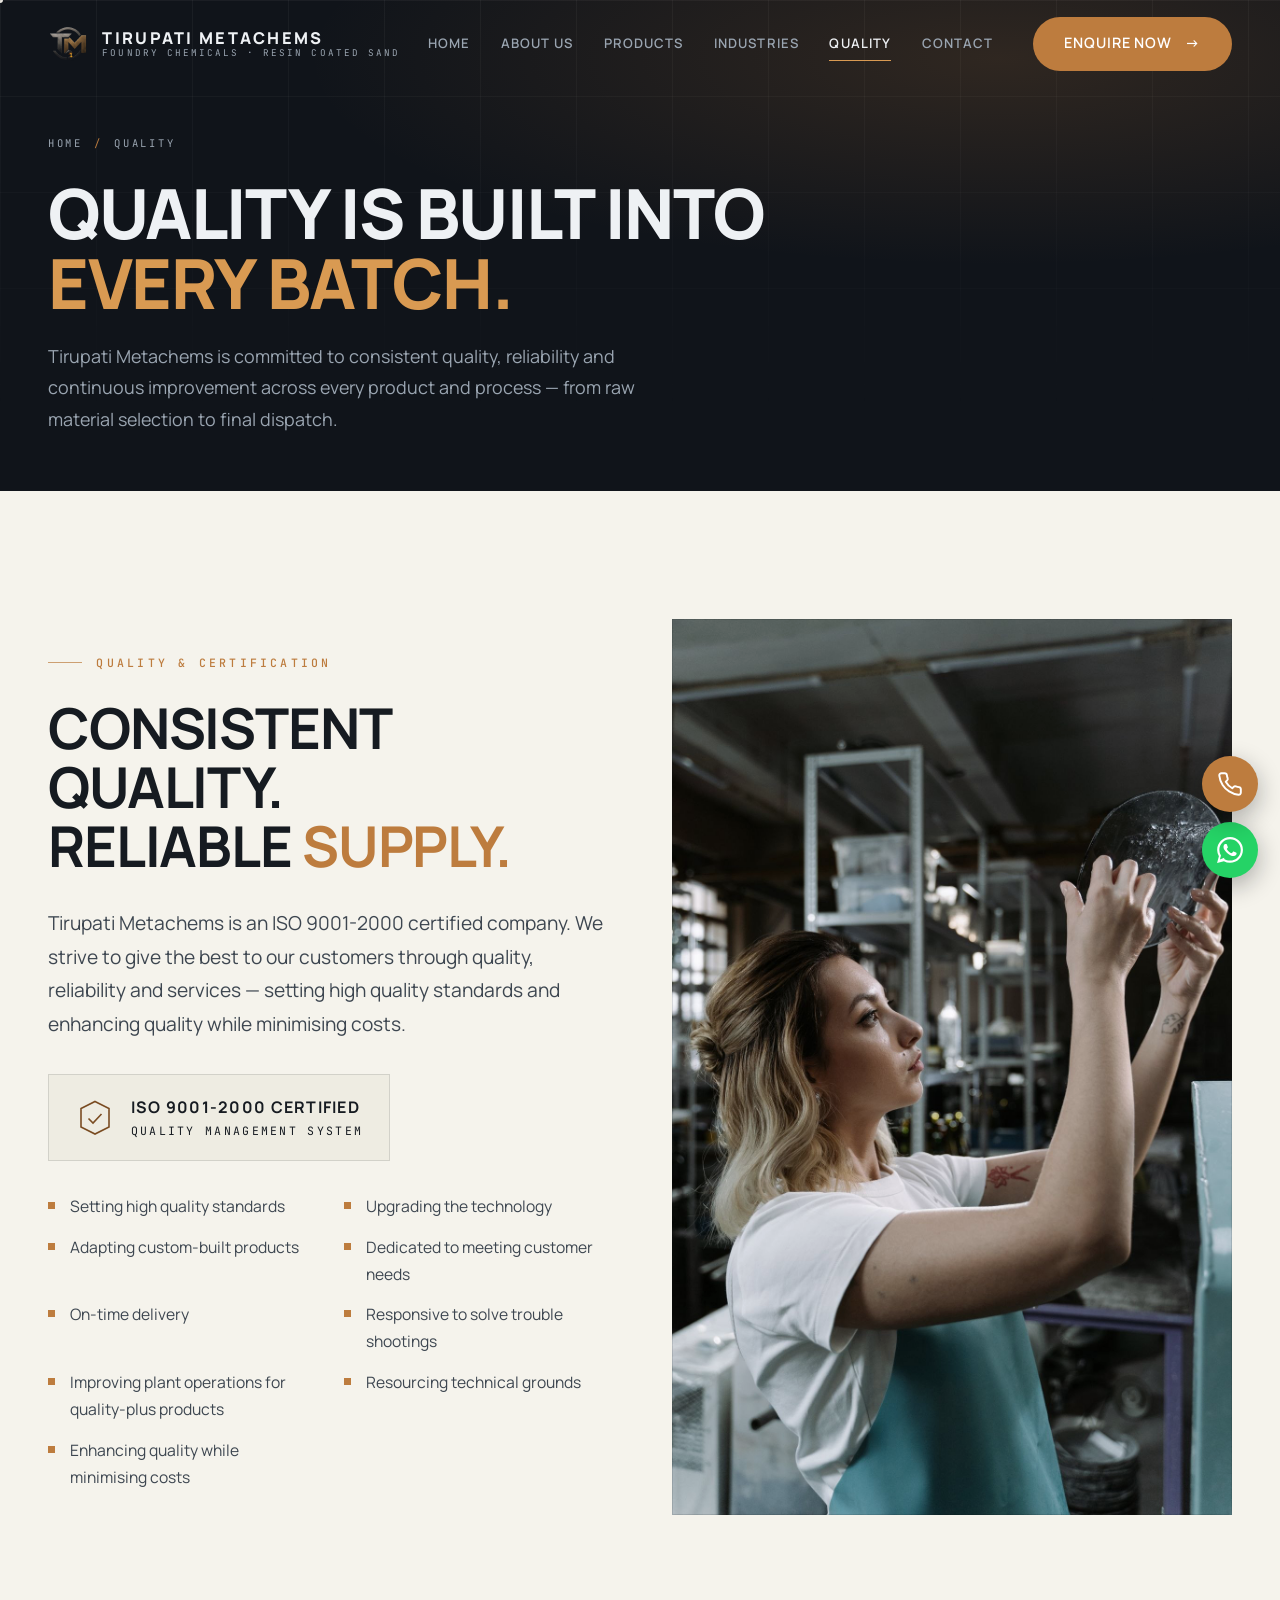
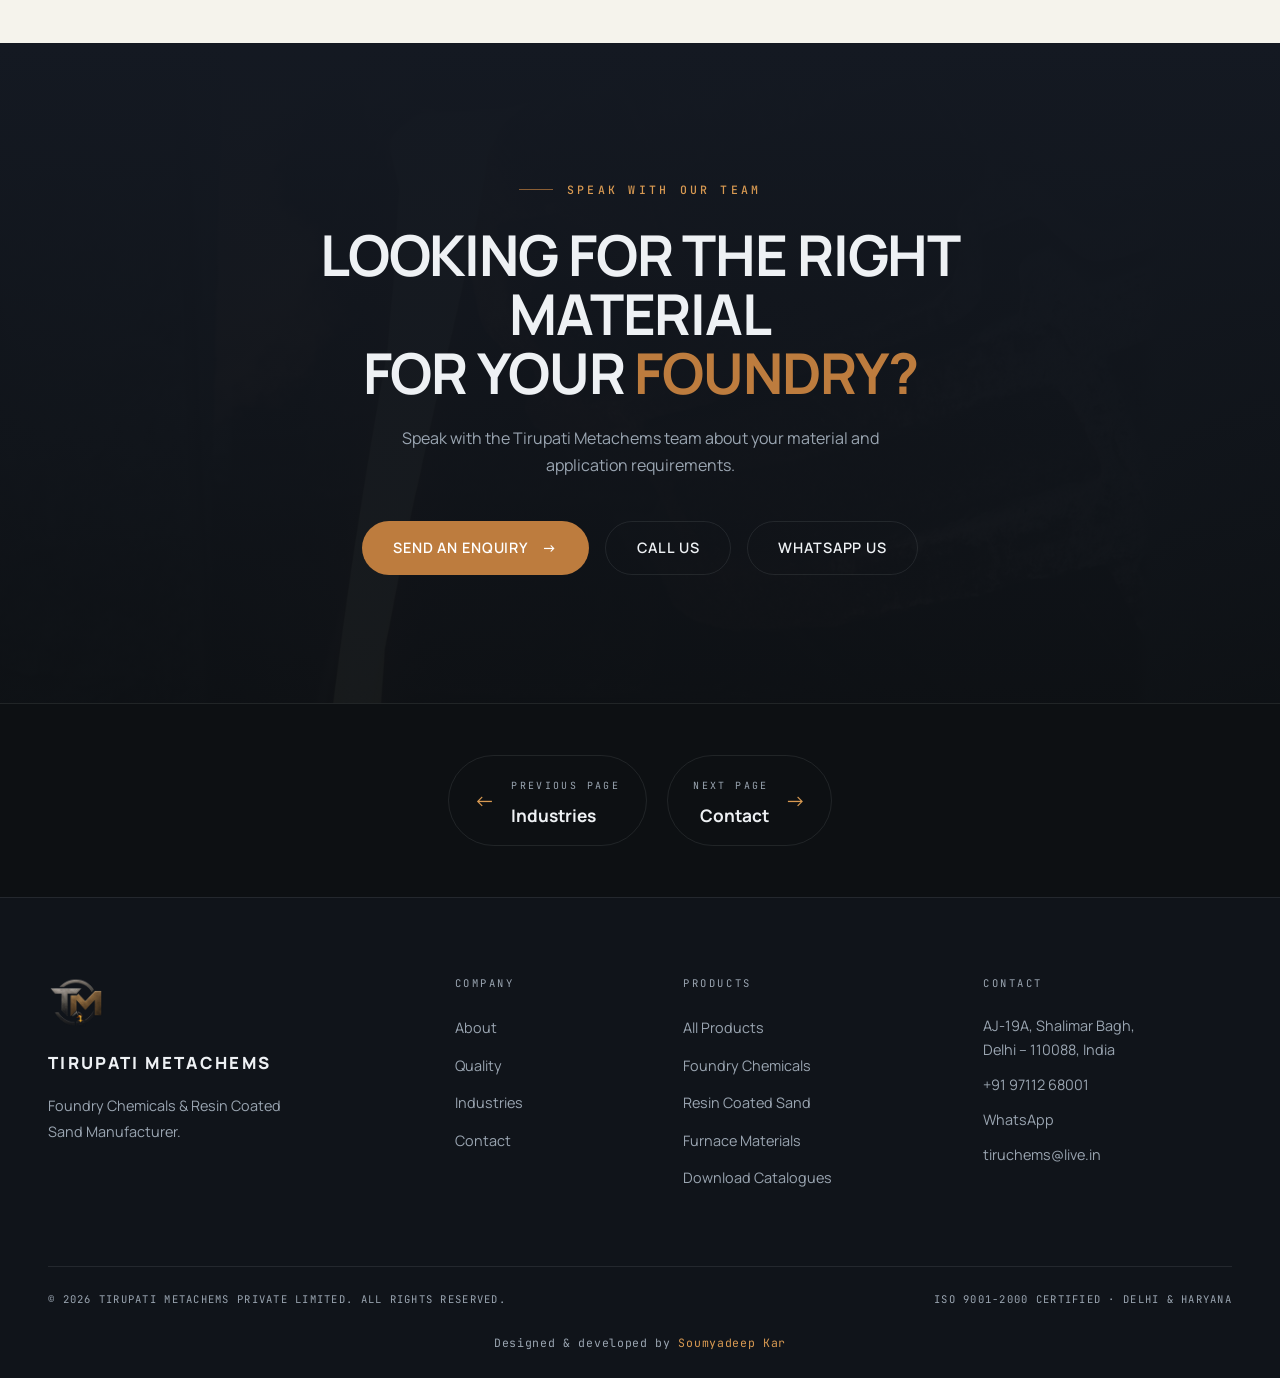
<file: quality.html>
<!DOCTYPE html>
<html lang="en">
<head>
  <meta charset="UTF-8" />
  <meta name="viewport" content="width=device-width, initial-scale=1.0" />
  <title>Quality &amp; Certification — Tirupati Metachems | ISO 9001 Foundry Chemicals</title>

  <!-- SEO -->
  <meta name="description" content="Tirupati Metachems is an ISO 9001-2000 certified foundry chemicals manufacturer committed to high quality standards, technology upgrades and customer-focused service." />
  <meta name="keywords" content="ISO 9001 foundry chemicals, quality foundry fluxes, Tirupati Metachems quality, quality management foundry materials" />
  <meta name="robots" content="index, follow" />
  <link rel="canonical" href="https://www.tirupatimetachems.in/quality.html" />

  <!-- Open Graph -->
  <meta property="og:type" content="website" />
  <meta property="og:title" content="Quality &amp; Certification — Tirupati Metachems" />
  <meta property="og:description" content="ISO 9001-2000 certified. Consistent quality across products and processes, with continuous improvement and dedicated quality control." />
  <meta property="og:url" content="https://www.tirupatimetachems.in/quality.html" />
  <meta property="og:image" content="https://www.tirupatimetachems.in/assets/img/quality-engineer.jpg" />
  <meta property="og:site_name" content="Tirupatimetachems" />
  <meta name="twitter:card" content="summary_large_image" />
  <meta name="twitter:title" content="Quality &amp; Certification — Tirupati Metachems" />
  <meta name="twitter:description" content="ISO 9001-2000 certified. Consistent quality, reliability and continuous improvement." />
  <meta name="twitter:image" content="https://www.tirupatimetachems.in/assets/img/quality-engineer.jpg" />

  <link rel="icon" type="image/png" sizes="256x256" href="assets/img/favicon.png" />
  <link rel="apple-touch-icon" href="assets/img/apple-touch-icon.png" />
  <link rel="preconnect" href="https://fonts.googleapis.com" />
  <link rel="preconnect" href="https://fonts.gstatic.com" crossorigin />
  <link href="https://fonts.googleapis.com/css2?family=Manrope:wght@400;500;600;700;800&family=JetBrains+Mono:wght@400;500;600&display=swap" rel="stylesheet" />
  <link rel="stylesheet" href="main.css" />
</head>

<body class="is-dark">

  <!-- ======================= NAVIGATION ======================= -->
  <header class="nav">
    <div class="container nav__inner">
      <a href="index.html" class="nav__brand" aria-label="Tirupati Metachems — home">
        <img class="nav__mark" src="assets/img/logo.png" alt="" width="40" height="40" />
        <span class="nav__brand-text">
          <span class="nav__brand-name">Tirupati Metachems</span>
          <span class="nav__brand-sub">Foundry Chemicals · Resin Coated Sand</span>
        </span>
      </a>

      <nav class="nav__links" aria-label="Primary">
        <a href="index.html">Home</a>
        <a href="about.html">About Us</a>
        <a href="products.html">Products</a>
        <a href="industries.html">Industries</a>
        <a href="quality.html" class="is-page-active">Quality</a>
        <a href="contact.html">Contact</a>
      </nav>

      <a href="contact.html" class="btn btn--accent btn-magnetic nav__cta">Enquire Now <span class="arr">&rarr;</span></a>

      <button class="nav__burger" aria-label="Open menu" aria-expanded="false" aria-controls="mobile-menu">
        <span></span><span></span><span></span>
      </button>
    </div>
  </header>

  <!-- Mobile menu -->
  <div class="mobile-menu" id="mobile-menu" aria-hidden="true">
    <button class="mobile-menu__close" type="button" aria-label="Close menu">&times;</button>
    <a href="index.html">Home</a>
    <a href="about.html">About Us</a>
    <a href="products.html">Products</a>
    <a href="industries.html">Industries</a>
    <a href="quality.html" class="is-page-active">Quality</a>
    <a href="contact.html">Contact</a>
    <a href="contact.html" class="btn btn--accent mobile-menu__cta">Enquire Now <span class="arr">&rarr;</span></a>
    <p class="mobile-menu__meta">AJ-19A Shalimar Bagh, Delhi 110088</p>
  </div>

  <main>

    <!-- ======================= PAGE HERO ======================= -->
    <section class="page-hero" aria-label="Quality and certification">
      <div class="page-hero__grid"></div>
      <div class="page-hero__glow"></div>
      <div class="container page-hero__content">
        <span class="page-hero__crumb"><a href="index.html">Home</a> <span class="sep">/</span> Quality</span>
        <h1 class="page-hero__title">Quality Is Built Into<br /><span class="accent">Every Batch.</span></h1>
        <p class="page-hero__sub">
          Tirupati Metachems is committed to consistent quality, reliability and continuous improvement across every
          product and process — from raw material selection to final dispatch.
        </p>
      </div>
    </section>

    <!-- ======================= QUALITY ======================= -->
    <section class="section section--paper quality" id="quality">
      <div class="container grid-2">
        <div>
          <span class="eyebrow">Quality &amp; Certification</span>
          <h2 class="h2 reveal">Consistent Quality.<br />Reliable <span class="accent">Supply.</span></h2>
          <p class="lead mt-2 reveal">
            Tirupati Metachems is an ISO 9001-2000 certified company. We strive to give the best to our customers
            through quality, reliability and services — setting high quality standards and enhancing quality while
            minimising costs.
          </p>
          <div class="quality__badge reveal">
            <svg class="quality__badge-mark" width="40" height="40" viewBox="0 0 40 40" fill="none" stroke="currentColor" stroke-width="1.6" aria-hidden="true">
              <path d="M20 3.5 34 10.5V29L20 36 6 29V10.5L20 3.5Z"/><path d="M13.5 20.5l4.5 4.5 8.5-9"/>
            </svg>
            <span class="quality__badge-text">
              <strong>ISO 9001-2000 Certified</strong>
              Quality Management System
            </span>
          </div>
          <ul class="quality__list">
            <li class="reveal">Setting high quality standards</li>
            <li class="reveal">Upgrading the technology</li>
            <li class="reveal">Adapting custom-built products</li>
            <li class="reveal">Dedicated to meeting customer needs</li>
            <li class="reveal">On-time delivery</li>
            <li class="reveal">Responsive to solve trouble shootings</li>
            <li class="reveal">Improving plant operations for quality-plus products</li>
            <li class="reveal">Resourcing technical grounds</li>
            <li class="reveal">Enhancing quality while minimising costs</li>
          </ul>
        </div>

        <div class="about__media reveal">
          <img src="assets/img/quality-engineer.jpg" alt="Engineer inspecting a metal component in an industrial workshop" loading="lazy" />
          <span class="about__media-frame" aria-hidden="true"></span>
        </div>
      </div>
    </section>

    <!-- ======================= FINAL CTA ======================= -->
    <section class="section final-cta" id="cta">
      <div class="final-cta__media"><img src="assets/img/ind-ladle.jpg" alt="" aria-hidden="true" loading="lazy" /></div>
      <div class="final-cta__scrim"></div>
      <div class="container final-cta__content">
        <span class="eyebrow eyebrow--light" style="justify-content:center">Speak With Our Team</span>
        <h2 class="h2 reveal">Looking for the Right Material<br />for Your <span class="accent">Foundry?</span></h2>
        <p class="reveal">Speak with the Tirupati Metachems team about your material and application requirements.</p>
        <div class="final-cta__ctas reveal">
          <a href="contact.html" class="btn btn--accent btn-magnetic">Send an Enquiry <span class="arr">&rarr;</span></a>
          <a href="tel:+919711268001" class="btn btn--outline-light btn-magnetic">Call Us</a>
          <a href="https://wa.me/919711268001?text=Enquiry%20for%20Tirupati%20Metachems%20materials" target="_blank" rel="noopener" class="btn btn--outline-light btn-magnetic">WhatsApp Us</a>
        </div>
      </div>
    </section>

  </main>

  <!-- ======================= PAGE NAVIGATION ======================= -->
  <nav class="page-nav" aria-label="Page navigation">
    <div class="container page-nav__inner">
      <a href="industries.html" class="page-nav__link page-nav__link--prev">
        <span class="page-nav__arr" aria-hidden="true">&larr;</span>
        <span><span class="page-nav__k">Previous page</span><span class="page-nav__t">Industries</span></span>
      </a>
      <a href="contact.html" class="page-nav__link page-nav__link--next">
        <span class="page-nav__arr" aria-hidden="true">&rarr;</span>
        <span><span class="page-nav__k">Next page</span><span class="page-nav__t">Contact</span></span>
      </a>
    </div>
  </nav>

  <!-- ======================= FOOTER ======================= -->
  <footer class="footer">
    <div class="container">
      <div class="footer__grid">
        <div>
          <img class="footer__logo" src="assets/img/logo.png" alt="Tirupati Metachems logo" width="56" height="56" loading="lazy" />
          <div class="footer__brand-name">Tirupati Metachems</div>
          <p class="footer__brand-tag">Foundry Chemicals &amp; Resin Coated Sand Manufacturer.</p>
        </div>
        <div>
          <div class="footer__h">Company</div>
          <ul class="footer__links">
            <li><a href="about.html">About</a></li>
            <li><a href="quality.html">Quality</a></li>
            <li><a href="industries.html">Industries</a></li>
            <li><a href="contact.html">Contact</a></li>
          </ul>
        </div>
        <div>
          <div class="footer__h">Products</div>
          <ul class="footer__links">
            <li><a href="products.html">All Products</a></li>
            <li><a href="products.html" class="js-open-catalog" data-cat="chemicals">Foundry Chemicals</a></li>
            <li><a href="products.html" class="js-open-catalog" data-cat="rcs">Resin Coated Sand</a></li>
            <li><a href="products.html" class="js-open-catalog" data-cat="furnace">Furnace Materials</a></li>
            <li><a href="products.html#rcs-cat">Download Catalogues</a></li>
          </ul>
        </div>
        <div>
          <div class="footer__h">Contact</div>
          <ul class="footer__contact">
            <li>AJ-19A, Shalimar Bagh,<br />Delhi – 110088, India</li>
            <li><a href="tel:+919711268001">+91 97112 68001</a></li>
            <li><a href="https://wa.me/919711268001?text=Enquiry%20for%20Tirupati%20Metachems%20materials" target="_blank" rel="noopener">WhatsApp</a></li>
            <li><a href="mailto:tiruchems@live.in">tiruchems@live.in</a></li>
          </ul>
        </div>
      </div>
      <div class="footer__bottom">
        <span>&copy; <span id="year">2026</span> Tirupati Metachems Private Limited. All Rights Reserved.</span>
        <span>ISO 9001-2000 Certified · Delhi &amp; Haryana</span>
      </div>
      <div class="footer__credit">Designed &amp; developed by <a href="https://soumya-three.vercel.app/" target="_blank" rel="noopener">Soumyadeep Kar</a></div>
    </div>
  </footer>

  <!-- ======================= FLOATING ACTION BUTTONS ======================= -->
  <div class="fab fab--whatsapp">
    <a href="https://wa.me/919711268001?text=Enquiry%20for%20Tirupati%20Metachems%20materials" target="_blank" rel="noopener" data-label="WhatsApp" aria-label="Chat with Tirupati Metachems on WhatsApp">
      <svg viewBox="0 0 24 24" fill="currentColor" aria-hidden="true">
        <path d="M.057 24l1.687-6.163a11.867 11.867 0 0 1-1.587-5.946C.16 5.335 5.495 0 12.05 0a11.82 11.82 0 0 1 8.413 3.488 11.82 11.82 0 0 1 3.48 8.414c-.003 6.557-5.338 11.892-11.893 11.892a11.9 11.9 0 0 1-5.688-1.448L.057 24zm6.597-3.807c1.676.995 3.276 1.591 5.392 1.592 5.448 0 9.886-4.434 9.889-9.885.002-5.462-4.415-9.89-9.881-9.892-5.452 0-9.887 4.434-9.889 9.884a9.86 9.86 0 0 0 1.51 5.26l-.999 3.648 3.978-1.607zm11.387-5.464c-.074-.124-.272-.198-.57-.347-.297-.149-1.758-.868-2.031-.967-.272-.099-.47-.149-.669.149-.198.297-.768.967-.941 1.165-.173.198-.347.223-.644.074-.297-.149-1.255-.462-2.39-1.475-.883-.788-1.48-1.761-1.653-2.059-.173-.297-.018-.458.13-.606.134-.133.297-.347.446-.521.151-.172.2-.296.3-.495.099-.198.05-.372-.025-.521-.075-.148-.669-1.611-.916-2.206-.242-.579-.487-.501-.669-.51l-.57-.01c-.198 0-.52.074-.792.372s-1.04 1.016-1.04 2.479 1.065 2.876 1.213 3.074c.149.198 2.095 3.2 5.076 4.487.709.306 1.263.489 1.694.626.712.226 1.36.194 1.872.118.571-.085 1.758-.719 2.006-1.413.248-.695.248-1.29.173-1.414z"/>
      </svg>
    </a>
  </div>
  <div class="fab fab--call">
    <a href="tel:+919711268001" data-label="Call Us" aria-label="Call Tirupati Metachems">
      <svg viewBox="0 0 24 24" fill="none" stroke="currentColor" stroke-width="1.8" stroke-linecap="round" stroke-linejoin="round" aria-hidden="true">
        <path d="M22 16.92v3a2 2 0 0 1-2.18 2 19.79 19.79 0 0 1-8.63-3.07 19.5 19.5 0 0 1-6-6 19.79 19.79 0 0 1-3.07-8.67A2 2 0 0 1 4.11 2h3a2 2 0 0 1 2 1.72c.127.96.361 1.903.7 2.81a2 2 0 0 1-.45 2.11L8.09 9.91a16 16 0 0 0 6 6l1.27-1.27a2 2 0 0 1 2.11-.45c.907.339 1.85.573 2.81.7A2 2 0 0 1 22 16.92z"/>
      </svg>
    </a>
  </div>

  <!-- ======================= PRODUCT MODAL ======================= -->
  <div class="modal" role="dialog" aria-modal="true" aria-label="Product information">
    <div class="modal__backdrop"></div>
    <div class="modal__panel">
      <button class="modal__close" aria-label="Close">&times;</button>
      <div class="modal__body"></div>
    </div>
  </div>

  <script src="main.js"></script>
</body>
</html>
</file>
<file: main.css>
/* ==========================================================================
   TIRUPATI METACHEMS — Single-page industrial website
   Design system: graphite / warm paper / steel / copper
   ========================================================================== */

/* 1. TOKENS --------------------------------------------------------------- */
:root {
  --ink: #0d1013;
  --ink-900: #10141a;
  --ink-800: #141922;
  --ink-700: #1b222c;
  --ink-600: #242d39;
  --paper: #f5f3ec;
  --paper-2: #eeece2;
  --paper-3: #e6e2d6;
  --steel-100: #e8ecf0;
  --steel-200: #cbd4dc;
  --steel-300: #9aa6b2;
  --steel-400: #6b7684;
  --steel-500: #46505c;
  --copper: #bd7c3e;
  --copper-bright: #d99a52;
  --copper-ink: #7a4c22;
  --line-dark: rgba(233, 236, 239, 0.09);
  --line-light: rgba(13, 16, 19, 0.12);
  --text-dark: #161b21;
  --text-dark-mid: #3d4650;
  --text-dark-mut: #66707c;
  --text-light: #eef1f4;
  --text-light-mut: #9aa5b1;

  --font-sans: "Manrope", -apple-system, BlinkMacSystemFont, "Segoe UI", Helvetica, Arial, sans-serif;
  --font-mono: "JetBrains Mono", ui-monospace, SFMono-Regular, Menlo, Consolas, monospace;

  --container: 1320px;
  --gutter: clamp(1.25rem, 4vw, 3rem);
  --nav-h: 88px;
  --nav-h-scrolled: 68px;
  --radius: 3px;
  --ease: cubic-bezier(0.22, 1, 0.36, 1);
}

/* 2. RESET ----------------------------------------------------------------- */
*, *::before, *::after { box-sizing: border-box; margin: 0; padding: 0; }

html {
  scroll-behavior: smooth;
  -webkit-text-size-adjust: 100%;
  scroll-padding-top: calc(var(--nav-h) + 8px);
}

html:focus-within { scroll-behavior: smooth; }

html {
  overflow-x: clip;
}

body {
  font-family: var(--font-sans);
  font-size: 1rem;
  line-height: 1.7;
  color: var(--text-dark);
  background: var(--ink);
  -webkit-font-smoothing: antialiased;
  text-rendering: optimizeLegibility;
  overflow-x: clip;
}

body.is-dark { background: var(--ink); }
body.is-light { background: var(--paper); }

img, picture, svg, video, iframe, canvas { display: block; max-width: 100%; height: auto; }
input, button, textarea, select { font: inherit; color: inherit; }
button { background: none; border: 0; cursor: pointer; }
a { color: inherit; text-decoration: none; }
ul, ol { list-style: none; }

::selection { background: var(--copper); color: #fff; }

h1, h2, h3, h4 { font-weight: 700; line-height: 1.08; letter-spacing: -0.015em; }

/* Scrollbar */
::-webkit-scrollbar { width: 10px; height: 10px; }
::-webkit-scrollbar-track { background: var(--ink-900); }
::-webkit-scrollbar-thumb { background: #333c47; border-radius: 0; }
::-webkit-scrollbar-thumb:hover { background: var(--copper); }

/* 3. UTILITIES -------------------------------------------------------------- */
.container {
  width: 100%;
  max-width: var(--container);
  margin-inline: auto;
  padding-inline: var(--gutter);
}

.section { position: relative; padding-block: clamp(5rem, 10vw, 8.5rem); }

.section--dark { background: var(--ink); color: var(--text-light); }
.section--dark-2 { background: var(--ink-800); color: var(--text-light); }
.section--paper { background: var(--paper); color: var(--text-dark); }

.grid-2 { display: grid; grid-template-columns: repeat(2, 1fr); gap: clamp(2rem, 5vw, 5rem); align-items: center; }
.grid-3 { display: grid; grid-template-columns: repeat(3, 1fr); gap: clamp(1.5rem, 3vw, 2.5rem); }
.grid-4 { display: grid; grid-template-columns: repeat(4, 1fr); gap: clamp(1.5rem, 3vw, 2.5rem); }

/* Eyebrow label */
.eyebrow {
  display: inline-flex;
  align-items: center;
  gap: 0.9rem;
  font-family: var(--font-mono);
  font-size: 0.72rem;
  font-weight: 500;
  letter-spacing: 0.28em;
  text-transform: uppercase;
  color: var(--copper);
  margin-bottom: 1.6rem;
}
.eyebrow::before {
  content: "";
  width: 34px;
  height: 1px;
  background: var(--copper);
  opacity: 0.7;
}
.eyebrow--light { color: var(--copper-bright); }

/* Section headings */
.h2 {
  font-size: clamp(2rem, 4.4vw, 3.55rem);
  font-weight: 700;
  letter-spacing: -0.02em;
  line-height: 1.05;
  text-transform: uppercase;
}
.h2 .accent { color: var(--copper); }

.lead {
  font-size: clamp(1.05rem, 1.5vw, 1.25rem);
  line-height: 1.75;
  color: var(--text-dark-mid);
  max-width: 58ch;
}
.section--dark .lead { color: var(--text-light-mut); }

.mt-1 { margin-top: 1rem; }
.mt-2 { margin-top: 2rem; }
.mt-3 { margin-top: 3rem; }
.mt-4 { margin-top: 4rem; }

/* Buttons */
.btn {
  --btn-h: 54px;
  display: inline-flex;
  align-items: center;
  gap: 0.8rem;
  height: var(--btn-h);
  padding: 0 1.9rem;
  font-size: 0.9rem;
  font-weight: 600;
  letter-spacing: 0.06em;
  text-transform: uppercase;
  border-radius: 999px;
  border: 1px solid transparent;
  transition: background 0.35s var(--ease), color 0.35s var(--ease), border-color 0.35s var(--ease), transform 0.35s var(--ease);
  white-space: nowrap;
}
.btn .arr { transition: transform 0.35s var(--ease); display: inline-block; }
.btn:hover .arr { transform: translateX(5px); }
.btn:focus-visible { outline: 2px solid var(--copper); outline-offset: 3px; }

.btn--accent { background: var(--copper); color: #fff; }
.btn--accent:hover { background: var(--copper-bright); }

.btn--dark { background: var(--ink); color: var(--text-light); border-color: var(--line-dark); }
.btn--dark:hover { border-color: var(--copper); color: var(--copper-bright); }

.btn--outline-dark { border-color: var(--line-light); color: var(--text-dark); }
.btn--outline-dark:hover { border-color: var(--ink); background: var(--ink); color: var(--text-light); }

.btn--outline-light { border-color: var(--line-dark); color: var(--text-light); }
.btn--outline-light:hover { border-color: var(--copper-bright); color: var(--copper-bright); }

/* 4. TEXTURES & DECOR ------------------------------------------------------ */
.tech-grid {
  background-image:
    linear-gradient(var(--line-dark) 1px, transparent 1px),
    linear-gradient(90deg, var(--line-dark) 1px, transparent 1px);
  background-size: 80px 80px;
}
.tech-grid--light {
  background-image:
    linear-gradient(var(--line-light) 1px, transparent 1px),
    linear-gradient(90deg, var(--line-light) 1px, transparent 1px);
}
.hatch {
  background-image: repeating-linear-gradient(-45deg, var(--line-dark) 0 1px, transparent 1px 9px);
}

/* fine top border line under navbar */
.section-border-top { border-top: 1px solid var(--line-dark); }

/* 5. NAVIGATION ------------------------------------------------------------ */
.nav {
  position: fixed;
  inset: 0 0 auto 0;
  z-index: 100;
  height: var(--nav-h);
  display: flex;
  align-items: center;
  color: var(--text-light);
  transition: height 0.4s var(--ease), background 0.4s var(--ease), box-shadow 0.4s var(--ease), border-color 0.4s var(--ease);
  border-bottom: 1px solid transparent;
}
.nav.is-scrolled {
  height: var(--nav-h-scrolled);
  background: rgba(13, 16, 19, 0.86);
  backdrop-filter: blur(14px);
  -webkit-backdrop-filter: blur(14px);
  border-bottom-color: var(--line-dark);
}
.nav__inner {
  display: flex;
  align-items: center;
  justify-content: space-between;
  width: 100%;
}

.nav__brand {
  display: flex;
  align-items: center;
  gap: 0.9rem;
  z-index: 102;
}
.nav__mark {
  width: 40px;
  height: 40px;
  flex: none;
}
.nav__brand-text { display: flex; flex-direction: column; line-height: 1.15; }
.nav__brand-name {
  font-size: 1.02rem;
  font-weight: 800;
  letter-spacing: 0.14em;
  text-transform: uppercase;
}
.nav__brand-sub {
  font-family: var(--font-mono);
  font-size: 0.58rem;
  letter-spacing: 0.22em;
  text-transform: uppercase;
  color: var(--text-light-mut);
  white-space: nowrap;
}

.nav__links {
  display: flex;
  align-items: center;
  gap: clamp(1.2rem, 2.4vw, 2.4rem);
}
.nav__links a {
  position: relative;
  font-size: 0.82rem;
  font-weight: 600;
  letter-spacing: 0.08em;
  text-transform: uppercase;
  color: var(--text-light-mut);
  padding-block: 6px;
  transition: color 0.3s var(--ease);
}
.nav__links a::after {
  content: "";
  position: absolute;
  left: 0;
  bottom: 0;
  width: 0;
  height: 1px;
  background: var(--copper-bright);
  transition: width 0.35s var(--ease);
}
.nav__links a:hover, .nav__links a.is-active, .nav__links a.is-page-active { color: var(--text-light); }
.nav__links a:hover::after, .nav__links a.is-active::after, .nav__links a.is-page-active::after { width: 100%; }

.nav__cta { margin-left: 0.75rem; }

.nav__burger {
  display: none;
  width: 46px;
  height: 46px;
  position: relative;
  z-index: 102;
  border: 1px solid var(--line-dark);
  border-radius: var(--radius);
}
.nav__burger span {
  position: absolute;
  left: 50%;
  top: 50%;
  width: 20px;
  height: 1.6px;
  background: var(--text-light);
  transform: translate(-50%, -50%);
  transition: transform 0.35s var(--ease), opacity 0.25s var(--ease);
}
.nav__burger span:nth-child(1) { transform: translate(-50%, calc(-50% - 5px)); }
.nav__burger span:nth-child(3) { transform: translate(-50%, calc(-50% + 5px)); }
.nav.is-open .nav__burger span:nth-child(1) { transform: translate(-50%, -50%) rotate(45deg); }
.nav.is-open .nav__burger span:nth-child(2) { opacity: 0; }
.nav.is-open .nav__burger span:nth-child(3) { transform: translate(-50%, -50%) rotate(-45deg); }

/* Mobile menu overlay */
.mobile-menu {
  position: fixed;
  inset: 0;
  z-index: 101;
  background: var(--ink-900);
  display: flex;
  flex-direction: column;
  justify-content: center;
  padding: 6rem var(--gutter) 3rem;
  opacity: 0;
  visibility: hidden;
  overflow-y: auto;
  -webkit-overflow-scrolling: touch;
  transition: opacity 0.45s var(--ease), visibility 0.45s;
}
.mobile-menu.is-open { opacity: 1; visibility: visible; }
@supports (justify-content: safe center) {
  .mobile-menu { justify-content: safe center; }
}
.mobile-menu__close {
  position: fixed;
  top: 1.1rem;
  right: var(--gutter);
  width: 46px;
  height: 46px;
  display: grid;
  place-items: center;
  z-index: 2;
  border: 1px solid var(--line-dark);
  border-radius: var(--radius);
  background: var(--ink);
  color: var(--text-light);
  font-size: 1.7rem;
  line-height: 1;
  opacity: 0;
  visibility: hidden;
  transition: opacity 0.3s, visibility 0.3s, border-color 0.3s, color 0.3s;
}
.mobile-menu.is-open .mobile-menu__close { opacity: 1; visibility: visible; }
.mobile-menu__close:hover { border-color: var(--copper-bright); color: var(--copper-bright); }
.mobile-menu a {
  display: block;
  font-size: clamp(1.7rem, 6vw, 2.6rem);
  font-weight: 700;
  text-transform: uppercase;
  letter-spacing: -0.01em;
  color: var(--text-light);
  padding: 0.55rem 0;
  border-bottom: 1px solid var(--line-dark);
  opacity: 0;
  transform: translateY(18px);
  transition: opacity 0.5s var(--ease), transform 0.5s var(--ease), color 0.3s;
}
.mobile-menu.is-open a { opacity: 1; transform: none; }
.mobile-menu a:hover { color: var(--copper-bright); }
.mobile-menu a.is-page-active { color: var(--copper-bright); }
.mobile-menu .mobile-menu__cta {
  display: inline-flex;
  align-items: center;
  justify-content: center;
  width: 100%;
  margin-top: 2rem;
  padding: 0 1.9rem;
  font-size: 0.9rem;
  font-weight: 600;
  letter-spacing: 0.06em;
  text-transform: uppercase;
  border: 0;
  border-bottom: 0;
}
.mobile-menu__meta {
  margin-top: 2rem;
  font-family: var(--font-mono);
  font-size: 0.7rem;
  letter-spacing: 0.18em;
  text-transform: uppercase;
  color: var(--text-light-mut);
}
@media (max-height: 640px) {
  .mobile-menu { justify-content: flex-start; padding-top: 5rem; }
  .mobile-menu a { font-size: 1.45rem; padding: 0.35rem 0; }
  .mobile-menu__cta { margin-top: 1.25rem; }
}

/* 6. HERO ------------------------------------------------------------------ */
.hero {
  position: relative;
  min-height: 100svh;
  display: flex;
  align-items: center;
  color: var(--text-light);
  overflow: hidden;
  background: var(--ink);
}
.hero__media {
  position: absolute;
  inset: -12% 0;
  z-index: 0;
  will-change: transform;
}
.hero__media img {
  width: 100%;
  height: 100%;
  object-fit: cover;
  will-change: transform;
}
.hero__scrim {
  position: absolute;
  inset: 0;
  background:
    linear-gradient(180deg, rgba(13, 16, 19, 0.62) 0%, rgba(13, 16, 19, 0.32) 34%, rgba(13, 16, 19, 0.55) 62%, var(--ink) 100%),
    radial-gradient(120% 90% at 75% 10%, rgba(189, 124, 62, 0.16) 0%, transparent 55%);
}
.hero__grid {
  position: absolute;
  inset: 0;
  background-image:
    linear-gradient(var(--line-dark) 1px, transparent 1px),
    linear-gradient(90deg, var(--line-dark) 1px, transparent 1px);
  background-size: 96px 96px;
  mask-image: linear-gradient(to bottom, rgba(0,0,0,0.6), transparent 75%);
  -webkit-mask-image: linear-gradient(to bottom, rgba(0,0,0,0.6), transparent 75%);
}
.hero__content {
  position: relative;
  z-index: 2;
  padding-top: var(--nav-h);
  padding-bottom: 6.5rem;
  width: 100%;
}
.hero__eyebrow {
  display: inline-flex;
  align-items: center;
  gap: 0.9rem;
  font-family: var(--font-mono);
  font-size: 0.75rem;
  letter-spacing: 0.26em;
  text-transform: uppercase;
  color: var(--copper-bright);
}
.hero__eyebrow::before { content: ""; width: 46px; height: 1px; background: var(--copper); }

.hero__title {
  margin-top: 1.6rem;
  font-size: clamp(2.7rem, 7.2vw, 6.4rem);
  font-weight: 800;
  line-height: 0.98;
  letter-spacing: -0.025em;
  text-transform: uppercase;
  max-width: 16ch;
}
.hero__title .line { display: block; overflow: hidden; }
.hero__title .line > span { display: inline-block; transform: translateY(110%); transition: transform 1s var(--ease); }
.hero__title .accent {
  color: var(--copper-bright);
}
.hero__title .line.is-visible > span { transform: none; }

.hero__sub {
  margin-top: 1.8rem;
  max-width: 52ch;
  font-size: clamp(1rem, 1.5vw, 1.18rem);
  line-height: 1.75;
  color: var(--text-light-mut);
}

.hero__ctas {
  display: flex;
  flex-wrap: wrap;
  gap: 1rem;
  margin-top: 2.6rem;
}

.hero__scroll {
  position: absolute;
  bottom: 0;
  left: 50%;
  transform: translateX(-50%);
  z-index: 2;
  display: flex;
  flex-direction: column;
  align-items: center;
  gap: 0.7rem;
  padding-bottom: 1.6rem;
  font-family: var(--font-mono);
  font-size: 0.62rem;
  letter-spacing: 0.32em;
  text-transform: uppercase;
  color: var(--text-light-mut);
  writing-mode: horizontal-tb;
}
.hero__scroll::after {
  content: "";
  width: 1px;
  height: 52px;
  background: linear-gradient(to bottom, var(--copper), transparent);
  animation: scrollPulse 2.2s var(--ease) infinite;
}
@keyframes scrollPulse {
  0% { transform: scaleY(0); transform-origin: top; }
  55% { transform: scaleY(1); transform-origin: top; }
  100% { transform: scaleY(0); transform-origin: bottom; }
}

/* 6b. PAGE HERO (sub-pages) ------------------------------------------------- */
.page-hero {
  position: relative;
  min-height: 44vh;
  display: flex;
  align-items: center;
  color: var(--text-light);
  overflow: hidden;
  background: var(--ink-900);
}
.page-hero__grid {
  position: absolute;
  inset: 0;
  background-image:
    linear-gradient(var(--line-dark) 1px, transparent 1px),
    linear-gradient(90deg, var(--line-dark) 1px, transparent 1px);
  background-size: 96px 96px;
  mask-image: linear-gradient(to bottom, rgba(0,0,0,0.55), transparent 85%);
  -webkit-mask-image: linear-gradient(to bottom, rgba(0,0,0,0.55), transparent 85%);
}
.page-hero__glow {
  position: absolute;
  inset: 0;
  background: radial-gradient(90% 70% at 78% 12%, rgba(189, 124, 62, 0.18) 0%, transparent 60%);
}
.page-hero__content {
  position: relative;
  z-index: 2;
  width: 100%;
  padding-top: calc(var(--nav-h) + 2.5rem);
  padding-bottom: 3.5rem;
}
.page-hero__crumb {
  display: inline-flex;
  align-items: center;
  gap: 0.7rem;
  font-family: var(--font-mono);
  font-size: 0.66rem;
  letter-spacing: 0.26em;
  text-transform: uppercase;
  color: var(--text-light-mut);
}
.page-hero__crumb a { color: var(--text-light-mut); transition: color 0.3s; }
.page-hero__crumb a:hover { color: var(--copper-bright); }
.page-hero__crumb .sep { color: var(--copper); }
.page-hero__title {
  margin-top: 1.4rem;
  font-size: clamp(2.2rem, 5.4vw, 4.4rem);
  font-weight: 800;
  line-height: 1.02;
  letter-spacing: -0.02em;
  text-transform: uppercase;
  max-width: 18ch;
}
.page-hero__title .accent { color: var(--copper-bright); }
.page-hero__sub {
  margin-top: 1.4rem;
  max-width: 56ch;
  font-size: clamp(1rem, 1.4vw, 1.12rem);
  line-height: 1.75;
  color: var(--text-light-mut);
}

/* 7. STATS STRIP ----------------------------------------------------------- */
.stats {
  background: var(--ink-900);
  color: var(--text-light);
  border-bottom: 1px solid var(--line-dark);
}
.stats__grid {
  display: grid;
  grid-template-columns: repeat(4, 1fr);
}
.stats__item {
  padding: clamp(2.2rem, 4vw, 3.4rem) clamp(1.2rem, 2vw, 2rem);
  border-right: 1px solid var(--line-dark);
  position: relative;
}
.stats__item:first-child { border-left: 1px solid var(--line-dark); }
.stats__num {
  font-size: clamp(2.2rem, 4vw, 3.4rem);
  font-weight: 800;
  letter-spacing: -0.02em;
  line-height: 1;
  color: var(--text-light);
}
.stats__num .suffix { color: var(--copper-bright); }
.stats__label {
  margin-top: 0.7rem;
  font-family: var(--font-mono);
  font-size: 0.68rem;
  letter-spacing: 0.2em;
  text-transform: uppercase;
  color: var(--text-light-mut);
}
.stats__item::after {
  content: "";
  position: absolute;
  top: 0;
  left: 0;
  width: 100%;
  height: 2px;
  background: var(--copper);
  transform: scaleX(0);
  transform-origin: left;
  transition: transform 1s var(--ease) 0.3s;
}
.stats__item.is-visible::after { transform: scaleX(1); }

/* 7b. HOME HUB (page explorer) ------------------------------------------------- */
.hub { background: var(--paper); color: var(--text-dark); }
.hub__grid {
  margin-top: clamp(2.5rem, 5vw, 4rem);
  display: grid;
  grid-template-columns: repeat(2, 1fr);
  gap: clamp(1rem, 2vw, 1.5rem);
}
.hub__card {
  display: block;
  padding: clamp(1.8rem, 3vw, 2.6rem);
  border: 1px solid var(--line-light);
  background: var(--paper-2);
  transition: border-color 0.35s var(--ease), background 0.35s var(--ease);
}
.hub__card:hover { border-color: var(--copper); background: var(--paper-3); }
.hub__card-top { display: flex; justify-content: space-between; align-items: center; }
.hub__card-num { font-family: var(--font-mono); font-size: 0.8rem; letter-spacing: 0.2em; color: var(--text-dark-mut); }
.hub__card-arr { color: var(--copper); font-size: 1.4rem; transition: transform 0.35s var(--ease); }
.hub__card:hover .hub__card-arr { transform: translateX(6px); }
.hub__card-title { margin-top: 1.6rem; font-size: clamp(1.3rem, 2.4vw, 1.8rem); font-weight: 800; text-transform: uppercase; letter-spacing: -0.01em; color: var(--text-dark); }
.hub__card-desc { margin-top: 0.8rem; color: var(--text-dark-mut); font-size: 0.95rem; line-height: 1.7; }
.hub__more {
  margin-top: clamp(2.5rem, 4vw, 3.5rem);
  display: flex;
  flex-wrap: wrap;
  align-items: center;
  justify-content: center;
  gap: 1.2rem;
  text-align: center;
}
.hub__more p { color: var(--text-dark-mut); font-size: 1.05rem; }
@media (max-width: 640px) {
  .hub__grid { grid-template-columns: 1fr; gap: 0.55rem; margin-top: 1.4rem; }
  .hub__card { padding: 0.9rem 0.85rem; }
  .hub__card-title { margin-top: 0.6rem; font-size: 0.88rem; }
  .hub__card-desc { margin-top: 0.35rem; font-size: 0.75rem; line-height: 1.45; }
}

/* 8. ABOUT ----------------------------------------------------------------- */
.about__media {
  position: relative;
  align-self: stretch;
  min-height: 520px;
}
.about__media img {
  width: 100%;
  height: 100%;
  object-fit: cover;
  filter: saturate(0.85) contrast(1.02);
}
.about__media-frame {
  position: absolute;
  inset: 0;
  border: 1px solid var(--line-light);
  pointer-events: none;
}
.about__media-badge {
  position: absolute;
  left: -1px;
  bottom: -1px;
  background: var(--ink);
  color: var(--text-light);
  padding: 1.4rem 1.7rem;
  font-family: var(--font-mono);
  font-size: 0.66rem;
  letter-spacing: 0.2em;
  text-transform: uppercase;
  line-height: 1.8;
}
.about__media-badge strong {
  display: block;
  font-family: var(--font-sans);
  font-size: 1.4rem;
  letter-spacing: 0;
  color: var(--copper-bright);
}

.about__quote {
  margin-top: 2rem;
  padding: 1.6rem 0 0;
  border-top: 1px solid var(--line-light);
  font-size: 1.22rem;
  font-weight: 600;
  line-height: 1.45;
  letter-spacing: -0.01em;
  color: var(--text-dark);
  max-width: 40ch;
}
.about__quote span { color: var(--copper-ink); }

/* Timeline */
.timeline {
  margin-top: clamp(2.5rem, 5vw, 4rem);
  border-left: 1px solid var(--line-light);
  padding-left: 0;
}
.timeline__item {
  position: relative;
  padding: 0 0 2rem 2.2rem;
}
.timeline__item:last-child { padding-bottom: 0; }
.timeline__item::before {
  content: "";
  position: absolute;
  left: -5px;
  top: 7px;
  width: 9px;
  height: 9px;
  background: var(--paper);
  border: 2px solid var(--copper);
  border-radius: 50%;
}
.timeline__year {
  font-family: var(--font-mono);
  font-size: 0.82rem;
  font-weight: 600;
  letter-spacing: 0.16em;
  text-transform: uppercase;
  color: var(--copper-ink);
}
.timeline__text { margin-top: 0.4rem; color: var(--text-dark-mid); max-width: 46ch; }

/* 9. PRODUCTS -------------------------------------------------------------- */
.products {
  background: var(--ink-800);
  color: var(--text-light);
}
.products__header {
  display: flex;
  flex-wrap: wrap;
  align-items: flex-end;
  justify-content: space-between;
  gap: 2rem;
  margin-bottom: clamp(2.5rem, 5vw, 4rem);
}
.products__header .btn--accent { background: var(--copper); }
.products__header .btn--dark {
  background: var(--paper);
  color: var(--text-dark);
  border-color: rgba(189, 124, 62, 0.55);
}
.products__header .btn--dark:hover {
  background: var(--paper-3);
  border-color: var(--copper);
  color: var(--copper-ink);
}

.prod-grid {
  display: grid;
  grid-template-columns: repeat(2, 1fr);
  gap: clamp(1.25rem, 2.5vw, 2rem);
}

.prod-card {
  position: relative;
  display: block;
  color: var(--text-light);
  overflow: hidden;
  background: var(--ink-700);
  border: 1px solid var(--line-dark);
}
.prod-card__media {
  position: relative;
  aspect-ratio: 16 / 10;
  overflow: hidden;
}
.prod-card__media::after {
  content: "";
  position: absolute;
  inset: 0;
  background: linear-gradient(180deg, rgba(13,16,19,0.15) 0%, rgba(13,16,19,0.9) 100%);
}
.prod-card__media img {
  width: 100%;
  height: 100%;
  object-fit: cover;
  filter: saturate(0.8) contrast(1.05);
  transform: scale(1.02);
  transition: transform 1.1s var(--ease), filter 0.6s var(--ease);
}
.prod-card:hover .prod-card__media img { transform: scale(1.09); filter: saturate(0.95); }

.prod-card__body {
  position: relative;
  padding: 1.7rem 1.9rem 2rem;
  transition: transform 0.5s var(--ease);
}
.prod-card__num {
  position: absolute;
  top: 1.4rem;
  right: 1.9rem;
  font-family: var(--font-mono);
  font-size: 0.72rem;
  letter-spacing: 0.18em;
  color: var(--text-light-mut);
}
.prod-card__title {
  font-size: clamp(1.25rem, 2.2vw, 1.6rem);
  font-weight: 700;
  text-transform: uppercase;
  letter-spacing: -0.01em;
  transition: transform 0.5s var(--ease);
}
.prod-card__desc {
  margin-top: 0.7rem;
  font-size: 0.95rem;
  line-height: 1.7;
  color: var(--text-light-mut);
  max-width: 56ch;
}
.prod-card__tags {
  display: flex;
  flex-wrap: wrap;
  gap: 0.5rem;
  margin-top: 1.2rem;
}
.tag {
  font-family: var(--font-mono);
  font-size: 0.8rem;
  letter-spacing: 0.1em;
  text-transform: uppercase;
  color: var(--text-light);
  background: rgba(238, 241, 244, 0.05);
  border: 1px solid rgba(238, 241, 244, 0.3);
  padding: 0.45rem 0.85rem;
}
.prod-card__explore {
  display: inline-flex;
  align-items: center;
  gap: 0.6rem;
  margin-top: 1.5rem;
  font-size: 0.8rem;
  font-weight: 600;
  letter-spacing: 0.1em;
  text-transform: uppercase;
  color: var(--copper-bright);
  opacity: 0;
  transform: translateY(10px);
  transition: opacity 0.45s var(--ease), transform 0.45s var(--ease);
}
.prod-card:hover .prod-card__explore { opacity: 1; transform: none; }
.prod-card:hover .prod-card__title { transform: translateY(-3px); }
.prod-card:hover .prod-card__body { transform: translateY(-6px); }

/* 10. PRODUCT DETAIL / MODAL ---------------------------------------------- */
.modal {
  position: fixed;
  inset: 0;
  z-index: 200;
  display: flex;
  align-items: flex-end;
  justify-content: center;
  visibility: hidden;
}
.modal.is-open { visibility: visible; }
.modal__backdrop {
  position: absolute;
  inset: 0;
  background: rgba(8, 10, 13, 0.78);
  backdrop-filter: blur(6px);
  opacity: 0;
  transition: opacity 0.4s var(--ease);
}
.modal.is-open .modal__backdrop { opacity: 1; }

.modal__panel {
  position: relative;
  width: 100%;
  max-width: 1080px;
  max-height: 88svh;
  overflow: auto;
  background: var(--paper);
  color: var(--text-dark);
  transform: translateY(60px);
  transition: transform 0.5s var(--ease);
}
.modal.is-open .modal__panel { transform: none; }

.modal__head {
  position: relative;
  padding: clamp(2rem, 5vw, 3.2rem) clamp(1.5rem, 5vw, 3.5rem) 2rem;
  background: var(--ink-800);
  color: var(--text-light);
}
.modal__close {
  position: absolute;
  top: 1.2rem;
  right: 1.4rem;
  width: 42px;
  height: 42px;
  display: grid;
  place-items: center;
  background: var(--ink);
  border: 1px solid var(--line-dark);
  color: var(--text-light);
  font-size: 1.1rem;
  z-index: 2;
  transition: border-color 0.3s, color 0.3s;
}
.modal__close:hover { border-color: var(--copper-bright); color: var(--copper-bright); }
.modal__cat {
  font-family: var(--font-mono);
  font-size: 0.68rem;
  letter-spacing: 0.24em;
  text-transform: uppercase;
  color: var(--copper-bright);
}
.modal__title { margin-top: 0.7rem; font-size: clamp(1.6rem, 3.4vw, 2.3rem); text-transform: uppercase; }
.modal__body { padding: clamp(1.6rem, 4vw, 3rem) clamp(1.5rem, 5vw, 3.5rem) 2.5rem; }
.modal__lede { font-size: 1.05rem; line-height: 1.75; color: var(--text-dark-mid); max-width: 70ch; }

.modal__cols { display: grid; grid-template-columns: 1fr 1fr; gap: 2rem; margin-top: 2.2rem; }
.modal__h {
  font-family: var(--font-mono);
  font-size: 0.68rem;
  letter-spacing: 0.22em;
  text-transform: uppercase;
  color: var(--copper-ink);
  margin-bottom: 1rem;
  padding-bottom: 0.6rem;
  border-bottom: 1px solid var(--line-light);
}
.modal__list li {
  position: relative;
  padding-left: 1.2rem;
  margin-bottom: 0.6rem;
  font-size: 0.95rem;
  color: var(--text-dark-mid);
}
.modal__list li::before {
  content: "";
  position: absolute;
  left: 0;
  top: 0.62em;
  width: 6px;
  height: 6px;
  background: var(--copper);
}
.modal__foot {
  margin-top: 2.4rem;
  padding-top: 1.8rem;
  border-top: 1px solid var(--line-light);
  display: flex;
  flex-wrap: wrap;
  gap: 1rem;
}

/* 11. INDUSTRIES ----------------------------------------------------------- */
.industries { background: var(--ink); color: var(--text-light); }

.app-grid {
  display: grid;
  grid-template-columns: repeat(3, 1fr);
  gap: clamp(1rem, 2vw, 1.6rem);
  margin-top: clamp(2.5rem, 5vw, 4rem);
}
.app {
  display: flex;
  align-items: flex-start;
  gap: 1.1rem;
  padding: 1.6rem 1.7rem;
  border: 1px solid var(--line-dark);
  background: rgba(20, 25, 34, 0.5);
  transition: border-color 0.4s var(--ease), background 0.4s var(--ease), transform 0.4s var(--ease);
}
.app:hover { border-color: rgba(217, 154, 82, 0.5); background: var(--ink-800); transform: translateY(-4px); }
.app__icon { color: var(--copper-bright); flex: none; width: 30px; height: 30px; margin-top: 2px; }
.app__title { font-weight: 600; font-size: 1rem; text-transform: uppercase; letter-spacing: 0.02em; }
.app__sub { margin-top: 0.3rem; font-size: 0.86rem; color: var(--text-light-mut); line-height: 1.6; }

.industries__gallery {
  display: grid;
  grid-template-columns: repeat(4, 1fr);
  gap: 0.75rem;
  margin-top: clamp(2.5rem, 5vw, 4rem);
}
.gal-item { position: relative; overflow: hidden; aspect-ratio: 3/4; }
.gal-item--wide { aspect-ratio: 4/3; }
.gal-item img { width: 100%; height: 100%; object-fit: cover; filter: saturate(0.75) contrast(1.05); transition: transform 1s var(--ease), filter 0.6s; }
.gal-item:hover img { transform: scale(1.06); filter: saturate(0.95); }
.gal-item::after {
  content: "";
  position: absolute;
  inset: 0;
  border: 1px solid rgba(233, 236, 239, 0.08);
}

.expertise-callout {
  margin-top: clamp(2.5rem, 5vw, 4rem);
  padding: clamp(2rem, 4vw, 3.2rem);
  border: 1px solid var(--line-dark);
  background:
    linear-gradient(rgba(20, 25, 34, 0.9), rgba(20, 25, 34, 0.9)),
    repeating-linear-gradient(-45deg, rgba(217,154,82,0.25) 0 1px, transparent 1px 8px);
}
.expertise-callout .h3 { font-size: clamp(1.5rem, 3vw, 2.2rem); text-transform: uppercase; }
.expertise-callout p { margin-top: 0.9rem; color: var(--text-light-mut); max-width: 72ch; }

/* 12. WHY ------------------------------------------------------------------- */
.why { background: var(--ink-900); color: var(--text-light); }
.why__grid { display: grid; grid-template-columns: repeat(3, 1fr); gap: 1px; background: var(--line-dark); margin-top: clamp(2.5rem, 5vw, 4rem); }
.why__item { background: var(--ink-900); padding: clamp(1.8rem, 3vw, 2.6rem); transition: background 0.4s var(--ease); }
.why__item:hover { background: var(--ink-800); }
.why__icon { width: 38px; height: 38px; color: var(--copper-bright); margin-bottom: 1.3rem; }
.why__title { font-size: 1.05rem; font-weight: 700; text-transform: uppercase; letter-spacing: 0.03em; }
.why__desc { margin-top: 0.6rem; font-size: 0.9rem; color: var(--text-light-mut); line-height: 1.7; max-width: 34ch; }

/* 13. QUALITY --------------------------------------------------------------- */
.quality { background: var(--paper); color: var(--text-dark); }
.quality__badge {
  display: inline-flex;
  align-items: center;
  gap: 1rem;
  margin-top: 2rem;
  padding: 1.2rem 1.6rem;
  border: 1px solid var(--line-light);
  background: var(--paper-2);
}
.quality__badge-mark { color: var(--copper-ink); flex: none; }
.quality__badge-text { font-family: var(--font-mono); font-size: 0.72rem; letter-spacing: 0.2em; text-transform: uppercase; line-height: 1.7; }
.quality__badge-text strong { display: block; font-family: var(--font-sans); font-size: 1rem; letter-spacing: 0.08em; color: var(--text-dark); }

.quality__list { margin-top: 2rem; display: grid; grid-template-columns: 1fr 1fr; gap: 0.9rem 2rem; }
.quality__list li {
  position: relative;
  padding-left: 1.4rem;
  color: var(--text-dark-mid);
  font-size: 0.98rem;
}
.quality__list li::before {
  content: "";
  position: absolute;
  left: 0;
  top: 0.58em;
  width: 7px;
  height: 7px;
  background: var(--copper);
}

/* 14. TECHNICAL ------------------------------------------------------------- */
.technical { background: var(--ink-800); color: var(--text-light); overflow: hidden; }
.tech-diagram {
  position: absolute;
  inset: 0;
  opacity: 0.5;
  pointer-events: none;
}
.tech-diagram svg { width: 100%; height: 100%; }
.tech-grid-list { display: grid; grid-template-columns: repeat(2, 1fr); gap: 1px; background: var(--line-dark); margin-top: clamp(2.5rem, 5vw, 4rem); }
.tech-item { background: rgba(20, 25, 34, 0.7); padding: clamp(1.6rem, 3vw, 2.3rem); }
.tech-item__num {
  font-family: var(--font-mono);
  font-size: 0.7rem;
  letter-spacing: 0.2em;
  color: var(--copper-bright);
}
.tech-item__title { margin-top: 0.5rem; font-size: 1.08rem; font-weight: 700; text-transform: uppercase; letter-spacing: 0.02em; }
.tech-item__desc { margin-top: 0.5rem; font-size: 0.9rem; color: var(--text-light-mut); line-height: 1.7; }

/* 15. MANUFACTURING ---------------------------------------------------------- */
.manufacturing { background: var(--paper); color: var(--text-dark); }
.manufacturing__map { position: relative; }
.manufacturing__map img {
  width: 100%;
  height: auto;
  aspect-ratio: 1 / 1;
  display: block;
  border: 1px solid var(--line-light);
  background: var(--paper);
}
.manufacturing__map-note {
  margin-top: 1rem;
  font-family: var(--font-mono);
  font-size: 0.66rem;
  letter-spacing: 0.2em;
  text-transform: uppercase;
  color: var(--text-dark-mut);
}

.plant { border-top: 1px solid var(--line-light); padding-top: 1.6rem; margin-top: 1.6rem; }
.plant:first-of-type { border-top: 0; margin-top: 0; padding-top: 0; }
.plant__name { font-size: 1.5rem; font-weight: 700; text-transform: uppercase; letter-spacing: -0.01em; }
.plant__role { margin-top: 0.4rem; font-family: var(--font-mono); font-size: 0.7rem; letter-spacing: 0.2em; text-transform: uppercase; color: var(--copper-ink); }
.plant__desc { margin-top: 0.5rem; color: var(--text-dark-mid); max-width: 42ch; }

/* 16. VALUES MARQUEE ---------------------------------------------------------- */
.values {
  background: var(--ink);
  color: var(--text-light);
  padding-block: clamp(4rem, 8vw, 6.5rem);
  overflow: hidden;
  border-top: 1px solid var(--line-dark);
  border-bottom: 1px solid var(--line-dark);
}
.values__track {
  display: flex;
  align-items: center;
  gap: 3.5rem;
  width: max-content;
  animation: marquee 38s linear infinite;
}
.values:hover .values__track { animation-play-state: paused; }
.values__word {
  display: flex;
  align-items: center;
  gap: 3.5rem;
  font-size: clamp(2.4rem, 6vw, 4.6rem);
  font-weight: 800;
  text-transform: uppercase;
  letter-spacing: -0.02em;
  white-space: nowrap;
  color: var(--text-light);
}
.values__word em {
  font-style: normal;
  color: var(--copper-bright);
  font-family: var(--font-mono);
  font-weight: 500;
  font-size: 0.5em;
  letter-spacing: 0.1em;
}
@keyframes marquee {
  to { transform: translateX(-50%); }
}

/* 17. FINAL CTA ---------------------------------------------------------------- */
.final-cta {
  position: relative;
  background: var(--ink-800);
  color: var(--text-light);
  overflow: hidden;
}
.final-cta__media { position: absolute; inset: 0; z-index: 0; }
.final-cta__media img { width: 100%; height: 100%; object-fit: cover; opacity: 0.22; filter: saturate(0.6); }
.final-cta__scrim {
  position: absolute;
  inset: 0;
  background: linear-gradient(180deg, var(--ink-800) 0%, rgba(13,16,19,0.82) 100%);
}
.final-cta__content { position: relative; z-index: 2; text-align: center; }
.final-cta .h2 { max-width: 20ch; margin-inline: auto; }
.final-cta p { margin-top: 1.4rem; color: var(--text-light-mut); max-width: 52ch; margin-inline: auto; }
.final-cta__ctas { display: flex; flex-wrap: wrap; justify-content: center; gap: 1rem; margin-top: 2.6rem; }

/* 17b. PAGE NAV (prev / next) ------------------------------------------------- */
.page-nav {
  background: var(--ink);
  color: var(--text-light);
  border-top: 1px solid var(--line-dark);
  padding: clamp(2rem, 4vw, 3.2rem) 0;
}
.page-nav__inner { display: flex; justify-content: center; align-items: center; gap: clamp(0.75rem, 2vw, 1.25rem); flex-wrap: wrap; }
.page-nav__link {
  display: flex;
  align-items: center;
  gap: 1rem;
  padding: 0.9rem 1.6rem;
  border: 1px solid var(--line-dark);
  border-radius: 999px;
  transition: border-color 0.3s var(--ease), background 0.3s var(--ease);
}
.page-nav__link:hover { border-color: var(--copper); background: rgba(189, 124, 62, 0.08); }
.page-nav__link--next { flex-direction: row-reverse; text-align: right; }
.page-nav__link--next:hover .page-nav__arr { transform: translateX(4px); }
.page-nav__link--prev:hover .page-nav__arr { transform: translateX(-4px); }
.page-nav__arr { color: var(--copper-bright); font-size: 1.3rem; flex: none; transition: transform 0.3s var(--ease); }
.page-nav__k {
  font-family: var(--font-mono);
  font-size: 0.62rem;
  letter-spacing: 0.24em;
  text-transform: uppercase;
  color: var(--text-light-mut);
  white-space: nowrap;
}
.page-nav__t { display: block; font-size: 1.08rem; font-weight: 700; margin-top: 0.25rem; color: var(--text-light); white-space: nowrap; }
@media (max-width: 640px) {
  .page-nav__link { padding: 0.8rem 1.1rem; gap: 0.7rem; }
  .page-nav__arr { font-size: 1.1rem; }
  .page-nav__k { font-size: 0.55rem; }
  .page-nav__t { font-size: 0.95rem; }
}

/* 18. CONTACT -------------------------------------------------------------------- */
.contact { background: var(--ink); color: var(--text-light); }
.contact__grid { display: grid; grid-template-columns: 5fr 7fr; gap: clamp(2.5rem, 5vw, 5rem); align-items: start; }
.contact__card {
  border: 1px solid var(--line-dark);
  background: var(--ink-800);
  padding: clamp(1.8rem, 3vw, 2.6rem);
}
.contact__card + .contact__card { margin-top: 1rem; }
.contact__h {
  font-family: var(--font-mono);
  font-size: 0.66rem;
  letter-spacing: 0.24em;
  text-transform: uppercase;
  color: var(--copper-bright);
  margin-bottom: 1rem;
}
.contact__value { font-size: 1.02rem; line-height: 1.75; font-weight: 500; }
.contact__value a:hover { color: var(--copper-bright); }
.contact__value .muted { color: var(--text-light-mut); font-weight: 400; }

.form { margin-top: 0; }
.form__row { display: grid; grid-template-columns: 1fr 1fr; gap: 1.1rem; }
.form__field { margin-bottom: 1.1rem; }
.form__label {
  display: block;
  font-family: var(--font-mono);
  font-size: 0.62rem;
  letter-spacing: 0.22em;
  text-transform: uppercase;
  color: var(--text-light-mut);
  margin-bottom: 0.5rem;
}
.form__input, .form__select, .form__textarea {
  width: 100%;
  background: var(--ink-900);
  border: 1px solid var(--line-dark);
  color: var(--text-light);
  padding: 0.9rem 1rem;
  font-size: 0.95rem;
  border-radius: var(--radius);
  transition: border-color 0.3s, box-shadow 0.3s;
  -webkit-appearance: none;
  appearance: none;
}
.form__select {
  background-image: url("data:image/svg+xml;charset=utf-8,%3Csvg xmlns='http://www.w3.org/2000/svg' width='12' height='8'%3E%3Cpath d='M1 1l5 5 5-5' stroke='%239aa5b1' fill='none' stroke-width='1.6'/%3E%3C/svg%3E");
  background-repeat: no-repeat;
  background-position: right 1.1rem center;
  padding-right: 2.6rem;
}
.form__input::placeholder, .form__textarea::placeholder { color: #5a6470; }
.form__input:focus, .form__select:focus, .form__textarea:focus {
  outline: none;
  border-color: var(--copper);
  box-shadow: 0 0 0 3px rgba(189, 124, 62, 0.18);
}
.form__textarea { resize: vertical; min-height: 130px; }
.form__note { margin-top: 1rem; font-size: 0.78rem; color: var(--text-light-mut); }
.form__actions { display: flex; flex-wrap: wrap; gap: 0.9rem; margin-top: 1.6rem; }
.form__actions .btn { flex: 1 1 220px; justify-content: center; }
.btn--wa { background: #25d366; color: #fff; }
.btn--wa:hover { background: #1fbd5a; }
.btn--wa svg { width: 1.05em; height: 1.05em; flex: none; }
.form__input.is-invalid, .form__select.is-invalid, .form__textarea.is-invalid {
  border-color: rgba(211, 66, 66, 0.8);
  box-shadow: 0 0 0 3px rgba(211, 66, 66, 0.12);
}
.form-success { display: none; margin-top: 1.2rem; padding: 1rem 1.2rem; border: 1px solid rgba(46, 125, 50, 0.45); background: rgba(46, 125, 50, 0.1); color: #2e7d32; font-size: 0.9rem; }
.form-success.is-show { display: block; }

/* Map */
.map-wrap { position: relative; margin-top: 1rem; border: 1px solid var(--line-dark); background: var(--paper-2); }
.map-wrap iframe { width: 100%; height: 320px; border: 0; display: block; filter: grayscale(0.2) contrast(1.02); }
.map-open {
  display: inline-flex;
  align-items: center;
  gap: 0.6rem;
  margin-top: 0.9rem;
  font-size: 0.78rem;
  font-weight: 600;
  letter-spacing: 0.08em;
  text-transform: uppercase;
  color: var(--copper-ink);
  transition: color 0.3s;
}
.map-open:hover { color: var(--copper); }
.map-open .arr { display: inline-block; transition: transform 0.3s var(--ease); }
.map-open:hover .arr { transform: translateX(4px); }

/* 19c. FLOATING ACTION BUTTONS -------------------------------------------------- */
.fab {
  position: fixed;
  right: 1.4rem;
  z-index: 90;
}
.fab--whatsapp { bottom: 1.4rem; }
.fab--call { bottom: calc(1.4rem + 66px); }
.fab a {
  position: relative;
  display: grid;
  place-items: center;
  width: 56px;
  height: 56px;
  border-radius: 50%;
  color: #fff;
  box-shadow: 0 8px 24px rgba(13, 16, 19, 0.32);
  transition: transform 0.3s var(--ease), background 0.3s var(--ease);
}
.fab a:hover { transform: translateY(-3px); }
.fab a::after {
  content: attr(data-label);
  position: absolute;
  right: calc(100% + 14px);
  top: 50%;
  transform: translateY(-50%) translateX(6px);
  background: var(--ink);
  color: var(--text-light);
  font-family: var(--font-mono);
  font-size: 0.62rem;
  letter-spacing: 0.14em;
  text-transform: uppercase;
  padding: 0.45rem 0.7rem;
  white-space: nowrap;
  opacity: 0;
  visibility: hidden;
  transition: opacity 0.25s, visibility 0.25s, transform 0.25s;
}
.fab a:hover::after { opacity: 1; visibility: visible; transform: translateY(-50%) translateX(0); }
.fab svg { width: 26px; height: 26px; }
.fab--whatsapp a { background: #25d366; }
.fab--whatsapp a:hover { background: #1fbd5a; }
.fab--call a { background: var(--copper); }
.fab--call a:hover { background: var(--copper-bright); }
@media (pointer: coarse) {
  .fab a::after { display: none; }
}
@media (max-width: 640px) {
  .fab { right: 1rem; }
  .fab--whatsapp { bottom: 1rem; }
  .fab--call { bottom: calc(1rem + 62px); }
}

/* 19. FOOTER ----------------------------------------------------------------------- */
.footer {
  background: var(--ink-900);
  color: var(--text-light);
  border-top: 1px solid var(--line-dark);
  padding-top: clamp(3rem, 6vw, 5rem);
}
.footer__grid {
  display: grid;
  grid-template-columns: 2fr 1fr 1.4fr 1.4fr;
  gap: clamp(2rem, 4vw, 4rem);
  padding-bottom: clamp(2.5rem, 5vw, 4rem);
}
.footer__logo {
  display: block;
  width: 56px;
  height: 56px;
  margin-bottom: 1.1rem;
}
.footer__brand-name { font-size: 1.05rem; font-weight: 800; letter-spacing: 0.14em; text-transform: uppercase; }
.footer__brand-tag {
  margin-top: 1rem;
  color: var(--text-light-mut);
  font-size: 0.9rem;
  line-height: 1.75;
  max-width: 30ch;
}
.footer__h {
  font-family: var(--font-mono);
  font-size: 0.66rem;
  letter-spacing: 0.24em;
  text-transform: uppercase;
  color: var(--text-light-mut);
  margin-bottom: 1.3rem;
}
.footer__links li { margin-bottom: 0.65rem; }
.footer__links a { color: var(--text-light-mut); font-size: 0.9rem; transition: color 0.3s, padding-left 0.3s var(--ease); }
.footer__links a:hover { color: var(--copper-bright); padding-left: 4px; }
.footer__contact li { margin-bottom: 0.65rem; font-size: 0.9rem; color: var(--text-light-mut); }
.footer__contact a:hover { color: var(--copper-bright); }
.footer__bottom {
  border-top: 1px solid var(--line-dark);
  padding: 1.5rem 0;
  display: flex;
  flex-wrap: wrap;
  align-items: center;
  justify-content: space-between;
  gap: 1rem;
  font-family: var(--font-mono);
  font-size: 0.66rem;
  letter-spacing: 0.12em;
  text-transform: uppercase;
  color: var(--text-light-mut);
}

/* 19b. CATALOG (modal content) --------------------------------------------------------- */
.catalog__chips { display: flex; flex-wrap: wrap; gap: 0.5rem; }
.chip {
  font-family: var(--font-mono);
  font-size: 0.64rem;
  letter-spacing: 0.14em;
  text-transform: uppercase;
  color: var(--text-dark-mut);
  border: 1px solid var(--line-light);
  padding: 0.5rem 0.9rem;
  border-radius: 2px;
  transition: background 0.3s var(--ease), color 0.3s var(--ease), border-color 0.3s var(--ease);
}
.chip:hover { border-color: var(--copper); color: var(--copper-ink); }
.chip.is-active { background: var(--ink); border-color: var(--ink); color: var(--text-light); }

.catalog__grid {
  display: grid;
  grid-template-columns: 1fr 1fr;
  gap: 1rem;
  margin-top: 1.6rem;
  transition: opacity 0.22s var(--ease);
}
.pcard {
  text-align: left;
  border: 1px solid var(--line-light);
  background: var(--paper-2);
  padding: 1.5rem 1.6rem;
  display: block;
  width: 100%;
  transition: border-color 0.3s var(--ease), background 0.3s var(--ease), transform 0.35s var(--ease);
}
.pcard:hover { border-color: var(--copper); background: var(--paper-3); transform: translateY(-3px); }
.pcard__name { display: block; font-weight: 700; font-size: 1.06rem; text-transform: uppercase; letter-spacing: 0.01em; }
.pcard__lede { display: block; margin-top: 0.45rem; font-size: 0.88rem; color: var(--text-dark-mut); line-height: 1.65; }
.pcard__go { display: block; margin-top: 0.9rem; font-family: var(--font-mono); font-size: 0.64rem; letter-spacing: 0.18em; text-transform: uppercase; color: var(--copper-ink); }

.pdetail__back {
  font-family: var(--font-mono);
  font-size: 0.68rem;
  letter-spacing: 0.2em;
  text-transform: uppercase;
  color: var(--text-dark-mut);
  margin-bottom: 1.6rem;
  transition: color 0.3s;
}
.pdetail__back:hover { color: var(--copper-ink); }
.pdetail__head { border: 1px solid var(--line-dark); }

/* 20. REVEAL ANIMATIONS -------------------------------------------------------------- */
.reveal {
  opacity: 0;
  transform: translateY(28px);
  transition: opacity 0.9s var(--ease), transform 0.9s var(--ease);
  transition-delay: var(--d, 0s);
  will-change: opacity, transform;
}
.reveal.is-visible { opacity: 1; transform: none; }

.reveal-line { display: block; overflow: hidden; }
.reveal-line > span {
  display: inline-block;
  transform: translateY(110%);
  transition: transform 1s var(--ease);
  transition-delay: var(--d, 0s);
}
.reveal-line.is-visible > span { transform: none; }

/* 21. CURSOR --------------------------------------------------------------------------- */
.cursor-dot, .cursor-ring {
  position: fixed;
  top: 0;
  left: 0;
  z-index: 300;
  pointer-events: none;
  border-radius: 50%;
  transform: translate(-50%, -50%);
  mix-blend-mode: difference;
}
.cursor-dot {
  width: 6px;
  height: 6px;
  background: #fff;
}
.cursor-ring {
  width: 38px;
  height: 38px;
  border: 1px solid rgba(255, 255, 255, 0.55);
  transition: width 0.3s var(--ease), height 0.3s var(--ease), border-color 0.3s;
}
.cursor-ring.is-hover { width: 58px; height: 58px; border-color: var(--copper-bright); }
@media (pointer: coarse) { .cursor-dot, .cursor-ring { display: none; } }

/* 22. RESPONSIVE ------------------------------------------------------------------------ */
@media (max-width: 1080px) {
  .grid-4 { grid-template-columns: repeat(2, 1fr); }
  .why__grid { grid-template-columns: repeat(2, 1fr); }
  .industries__gallery { grid-template-columns: repeat(2, 1fr); }
  .gal-item { aspect-ratio: 4/3; }
  .footer__grid { grid-template-columns: 1fr 1fr; }
  .contact__grid { grid-template-columns: 1fr; }
  .nav__links { display: none; }
  .nav__cta { display: none; }
  .nav__burger { display: block; }
}

@media (max-width: 900px) {
  .grid-2 { grid-template-columns: 1fr; }
  .grid-3 { grid-template-columns: 1fr; }
  .app-grid { grid-template-columns: repeat(2, 1fr); }
  .tech-grid-list { grid-template-columns: 1fr; }
  .modal__cols { grid-template-columns: 1fr; gap: 1.4rem; }
  .about__media { min-height: 380px; }
  .form__input, .form__select, .form__textarea { font-size: 16px; }
}

@media (max-width: 640px) {
  .stats__grid { grid-template-columns: repeat(2, 1fr); }
  .stats__item:nth-child(2) { border-right: 0; }
  .stats__item:nth-child(-n+2) { border-bottom: 1px solid var(--line-dark); }
  .stats__item { border-left: 1px solid var(--line-dark); }
  .stats__item:first-child { border-left: 0; }
  .stats__item { min-width: 0; }
  .stats__num { font-size: clamp(1.45rem, 6.5vw, 2.1rem); }
  .prod-grid { grid-template-columns: 1fr; }
  .app-grid { grid-template-columns: 1fr; }
  .why__grid { grid-template-columns: 1fr; }
  .quality__list { grid-template-columns: 1fr; }
  .form__row { grid-template-columns: 1fr; }
  .footer__grid { grid-template-columns: 1fr; }
  .hero__title { font-size: clamp(2.1rem, 10vw, 3.2rem); }
  .hero__scroll { display: none; }
  .nav__brand-sub { display: none; }
  .btn { height: 50px; padding: 0 1.4rem; font-size: 0.78rem; letter-spacing: 0.05em; }
}

@media (max-width: 380px) {
  .btn { padding: 0 1rem; font-size: 0.72rem; letter-spacing: 0.04em; }
}

/* 22b. BRIGHT CONTENT SECTIONS -------------------------------------------------- */
/* Convert the content sections from dark to the light paper theme while keeping
   the copper accent. Hero, stats strip, values marquee, final CTA and footer
   stay dark as structural anchors. */
.products, .industries, .why, .technical, .contact {
  --ink: var(--paper);
  --ink-700: var(--paper-2);
  --ink-800: var(--paper-2);
  --ink-900: var(--paper-3);
  --text-light: var(--text-dark);
  --text-light-mut: var(--text-dark-mut);
  --line-dark: var(--line-light);
  --copper-bright: var(--copper);
  background: var(--paper);
  color: var(--text-dark);
}
.industries .app { background: var(--paper-2); }
.industries .app:hover { border-color: rgba(189, 124, 62, 0.55); background: var(--paper-3); }
.expertise-callout { background: var(--paper-2); border-color: var(--line-light); }
.tech-item { background: var(--paper-2); }

/* 22c. DOC-SOURCE SPECS, CLIENTS & PLANT ADDRESSES ------------------------------ */
.h3 { font-size: clamp(1.3rem, 2.4vw, 1.7rem); font-weight: 700; text-transform: uppercase; letter-spacing: -0.01em; }

.table-wrap { overflow-x: auto; margin-top: clamp(2.5rem, 5vw, 4rem); border: 1px solid var(--line-light); background: var(--paper-2); }
.spec-table { width: 100%; border-collapse: collapse; font-family: var(--font-mono); font-size: 0.82rem; }
.spec-table th, .spec-table td { padding: 0.85rem 1.1rem; text-align: left; border-bottom: 1px solid var(--line-light); white-space: nowrap; }
.spec-table th { color: var(--copper); font-weight: 600; text-transform: uppercase; letter-spacing: 0.06em; font-size: 0.68rem; }
.spec-table td { color: var(--text-dark-mid); }
.spec-table tbody tr:hover td { background: var(--paper-3); }
@media (max-width: 640px) { .spec-table th, .spec-table td { padding: 0.6rem 0.7rem; font-size: 0.72rem; } }

.rcs-specs__cols { margin-top: clamp(2.5rem, 5vw, 4rem); gap: clamp(2rem, 5vw, 5rem); }

.check-list { list-style: none; margin-top: 1.4rem; display: grid; gap: 0.7rem; }
.check-list li { position: relative; padding-left: 1.9rem; color: var(--text-dark-mid); line-height: 1.7; }
.check-list li::before { content: ""; position: absolute; left: 0; top: 0.42em; width: 0.62em; height: 0.62em; border: 1.5px solid var(--copper); transform: rotate(45deg); }

.plant__addr { margin-top: 0.5rem; font-size: 0.9rem; font-weight: 600; color: var(--text-dark); }

.clients__grid { display: grid; grid-template-columns: repeat(3, 1fr); gap: 1px; background: var(--line-light); margin-top: clamp(2.5rem, 5vw, 4rem); }
.clients__item { background: var(--paper); padding: 1.3rem 1.5rem; font-size: 0.95rem; font-weight: 600; color: var(--text-dark); line-height: 1.4; display: flex; flex-direction: column; gap: 0.25rem; }
.clients__item span { font-weight: 500; color: var(--text-dark-mut); font-size: 0.8rem; font-family: var(--font-mono); text-transform: uppercase; letter-spacing: 0.06em; }
.clients__grid--logo { grid-template-columns: repeat(4, 1fr); }
.clients__item--logo { align-items: center; justify-content: center; gap: 1.1rem; padding: clamp(2rem, 4vw, 3rem) 1.4rem; }
.clients__logo { display: flex; align-items: center; justify-content: center; width: 100%; min-height: 4.5rem; }
.clients__logo img { max-width: 100%; max-height: 4.5rem; width: auto; height: auto; object-fit: contain; filter: grayscale(0); opacity: 1; transition: filter 0.45s var(--ease), opacity 0.45s var(--ease); }
.clients__item--logo:hover .clients__logo img { filter: grayscale(0); opacity: 1; }
@media (max-width: 900px) { .clients__grid { grid-template-columns: repeat(2, 1fr); } }
@media (max-width: 560px) { .clients__grid { grid-template-columns: 1fr; } }
.clients__more { margin-top: clamp(1.6rem, 3vw, 2.4rem); text-align: center; font-family: var(--font-sans); font-size: clamp(1rem, 2vw, 1.15rem); font-weight: 600; letter-spacing: 0.06em; text-transform: none; color: var(--text-dark); }

.cat-grid { display: grid; grid-template-columns: repeat(3, 1fr); gap: 1.4rem; }
.cat-card { background: var(--paper-2); border: 1px solid var(--line-light); padding: clamp(1.6rem, 3vw, 2.2rem); display: flex; flex-direction: column; align-items: flex-start; transition: border-color 0.3s var(--ease), transform 0.3s var(--ease); }
.cat-card:hover { border-color: rgba(189, 124, 62, 0.55); transform: translateY(-3px); }
.cat-card__head { display: flex; justify-content: space-between; width: 100%; gap: 1rem; font-family: var(--font-mono); font-size: 0.68rem; letter-spacing: 0.08em; text-transform: uppercase; color: var(--text-dark-mut); }
.cat-card__type { color: var(--copper); font-weight: 600; }
.cat-card__title { margin-top: 1.2rem; font-size: clamp(1.25rem, 2.2vw, 1.6rem); font-weight: 700; text-transform: uppercase; letter-spacing: -0.01em; line-height: 1.25; }
.cat-card__desc { margin-top: 0.8rem; color: var(--text-dark-mid); font-size: 0.92rem; line-height: 1.7; flex: 1; }
.cat-card .btn { margin-top: 1.6rem; }
@media (max-width: 900px) { .cat-grid { grid-template-columns: 1fr; } }

.footer__credit {
  padding: 0 0 1.6rem;
  text-align: center;
  font-family: var(--font-mono);
  font-size: 0.72rem;
  letter-spacing: 0.06em;
  color: var(--text-light-mut);
}
.footer__credit a { color: var(--copper-bright); }
.footer__credit a:hover { text-decoration: underline; }

@media (prefers-reduced-motion: reduce) {
  *, *::before, *::after {
    animation-duration: 0.001s !important;
    animation-iteration-count: 1 !important;
    transition-duration: 0.001s !important;
  }
  html { scroll-behavior: auto; }
  .reveal, .reveal-line, .hero__title .line > span { opacity: 1; transform: none; }
  .cursor-dot, .cursor-ring { display: none; }
}
</file>
